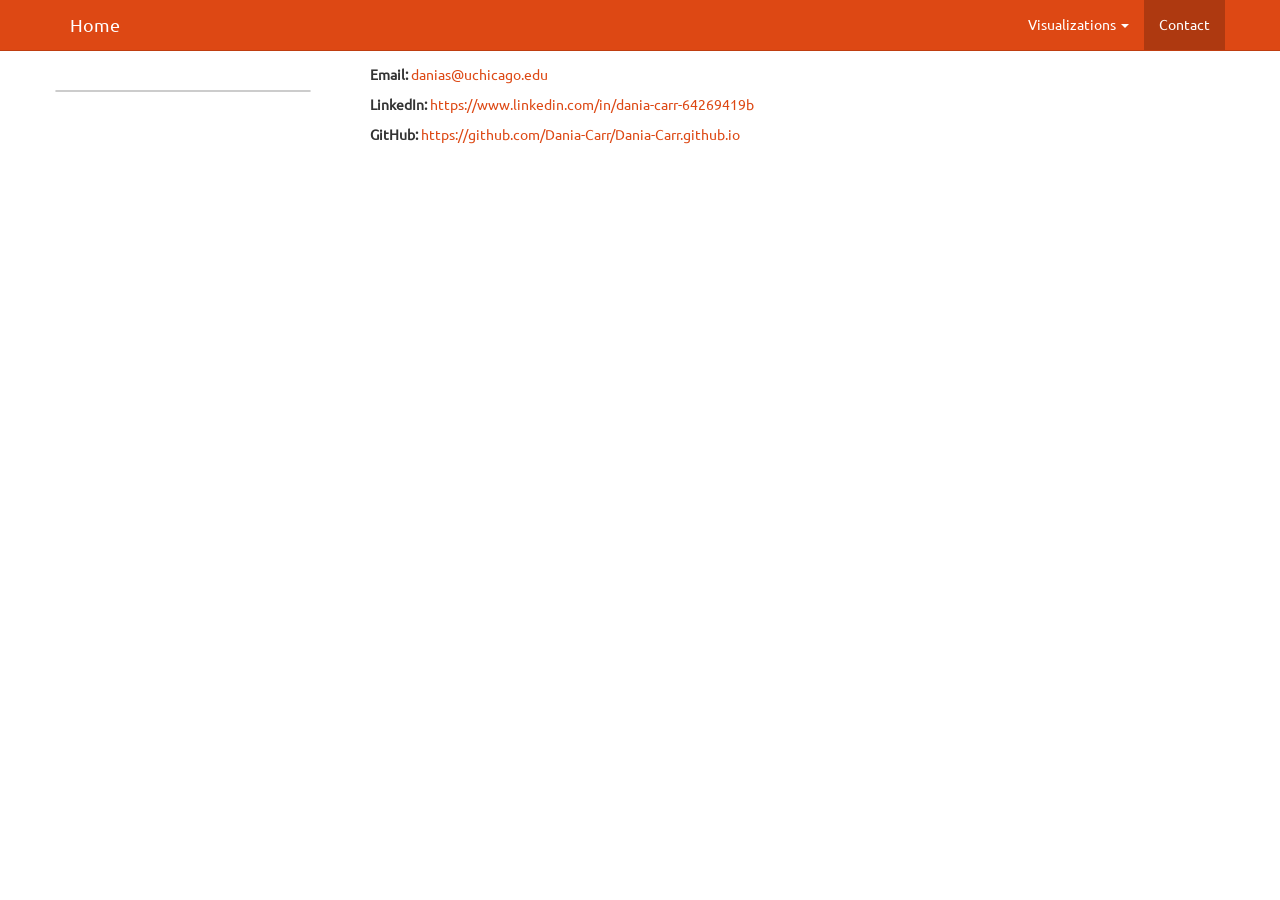
<file: about.html>
<!DOCTYPE html>

<html>

<head>

<meta charset="utf-8" />
<meta name="generator" content="pandoc" />
<meta http-equiv="X-UA-Compatible" content="IE=EDGE" />




<title>about.knit</title>

<script src="site_libs/header-attrs-2.30/header-attrs.js"></script>
<script src="site_libs/jquery-3.6.0/jquery-3.6.0.min.js"></script>
<meta name="viewport" content="width=device-width, initial-scale=1" />
<link href="site_libs/bootstrap-3.3.5/css/united.min.css" rel="stylesheet" />
<script src="site_libs/bootstrap-3.3.5/js/bootstrap.min.js"></script>
<script src="site_libs/bootstrap-3.3.5/shim/html5shiv.min.js"></script>
<script src="site_libs/bootstrap-3.3.5/shim/respond.min.js"></script>
<style>h1 {font-size: 34px;}
       h1.title {font-size: 38px;}
       h2 {font-size: 30px;}
       h3 {font-size: 24px;}
       h4 {font-size: 18px;}
       h5 {font-size: 16px;}
       h6 {font-size: 12px;}
       code {color: inherit; background-color: rgba(0, 0, 0, 0.04);}
       pre:not([class]) { background-color: white }</style>
<script src="site_libs/jqueryui-1.13.2/jquery-ui.min.js"></script>
<link href="site_libs/tocify-1.9.1/jquery.tocify.css" rel="stylesheet" />
<script src="site_libs/tocify-1.9.1/jquery.tocify.js"></script>
<script src="site_libs/navigation-1.1/tabsets.js"></script>
<link href="site_libs/highlightjs-9.12.0/default.css" rel="stylesheet" />
<script src="site_libs/highlightjs-9.12.0/highlight.js"></script>

<style type="text/css">
  code{white-space: pre-wrap;}
  span.smallcaps{font-variant: small-caps;}
  span.underline{text-decoration: underline;}
  div.column{display: inline-block; vertical-align: top; width: 50%;}
  div.hanging-indent{margin-left: 1.5em; text-indent: -1.5em;}
  ul.task-list{list-style: none;}
    </style>

<style type="text/css">code{white-space: pre;}</style>
<script type="text/javascript">
if (window.hljs) {
  hljs.configure({languages: []});
  hljs.initHighlightingOnLoad();
  if (document.readyState && document.readyState === "complete") {
    window.setTimeout(function() { hljs.initHighlighting(); }, 0);
  }
}
</script>









<style type = "text/css">
.main-container {
  max-width: 940px;
  margin-left: auto;
  margin-right: auto;
}
img {
  max-width:100%;
}
.tabbed-pane {
  padding-top: 12px;
}
.html-widget {
  margin-bottom: 20px;
}
button.code-folding-btn:focus {
  outline: none;
}
summary {
  display: list-item;
}
details > summary > p:only-child {
  display: inline;
}
pre code {
  padding: 0;
}
</style>


<style type="text/css">
.dropdown-submenu {
  position: relative;
}
.dropdown-submenu>.dropdown-menu {
  top: 0;
  left: 100%;
  margin-top: -6px;
  margin-left: -1px;
  border-radius: 0 6px 6px 6px;
}
.dropdown-submenu:hover>.dropdown-menu {
  display: block;
}
.dropdown-submenu>a:after {
  display: block;
  content: " ";
  float: right;
  width: 0;
  height: 0;
  border-color: transparent;
  border-style: solid;
  border-width: 5px 0 5px 5px;
  border-left-color: #cccccc;
  margin-top: 5px;
  margin-right: -10px;
}
.dropdown-submenu:hover>a:after {
  border-left-color: #adb5bd;
}
.dropdown-submenu.pull-left {
  float: none;
}
.dropdown-submenu.pull-left>.dropdown-menu {
  left: -100%;
  margin-left: 10px;
  border-radius: 6px 0 6px 6px;
}
</style>

<script type="text/javascript">
// manage active state of menu based on current page
$(document).ready(function () {
  // active menu anchor
  href = window.location.pathname
  href = href.substr(href.lastIndexOf('/') + 1)
  if (href === "")
    href = "index.html";
  var menuAnchor = $('a[href="' + href + '"]');

  // mark the anchor link active (and if it's in a dropdown, also mark that active)
  var dropdown = menuAnchor.closest('li.dropdown');
  if (window.bootstrap) { // Bootstrap 4+
    menuAnchor.addClass('active');
    dropdown.find('> .dropdown-toggle').addClass('active');
  } else { // Bootstrap 3
    menuAnchor.parent().addClass('active');
    dropdown.addClass('active');
  }

  // Navbar adjustments
  var navHeight = $(".navbar").first().height() + 15;
  var style = document.createElement('style');
  var pt = "padding-top: " + navHeight + "px; ";
  var mt = "margin-top: -" + navHeight + "px; ";
  var css = "";
  // offset scroll position for anchor links (for fixed navbar)
  for (var i = 1; i <= 6; i++) {
    css += ".section h" + i + "{ " + pt + mt + "}\n";
  }
  style.innerHTML = "body {" + pt + "padding-bottom: 40px; }\n" + css;
  document.head.appendChild(style);
});
</script>

<!-- tabsets -->

<style type="text/css">
.tabset-dropdown > .nav-tabs {
  display: inline-table;
  max-height: 500px;
  min-height: 44px;
  overflow-y: auto;
  border: 1px solid #ddd;
  border-radius: 4px;
}

.tabset-dropdown > .nav-tabs > li.active:before, .tabset-dropdown > .nav-tabs.nav-tabs-open:before {
  content: "\e259";
  font-family: 'Glyphicons Halflings';
  display: inline-block;
  padding: 10px;
  border-right: 1px solid #ddd;
}

.tabset-dropdown > .nav-tabs.nav-tabs-open > li.active:before {
  content: "\e258";
  font-family: 'Glyphicons Halflings';
  border: none;
}

.tabset-dropdown > .nav-tabs > li.active {
  display: block;
}

.tabset-dropdown > .nav-tabs > li > a,
.tabset-dropdown > .nav-tabs > li > a:focus,
.tabset-dropdown > .nav-tabs > li > a:hover {
  border: none;
  display: inline-block;
  border-radius: 4px;
  background-color: transparent;
}

.tabset-dropdown > .nav-tabs.nav-tabs-open > li {
  display: block;
  float: none;
}

.tabset-dropdown > .nav-tabs > li {
  display: none;
}
</style>

<!-- code folding -->



<style type="text/css">

#TOC {
  margin: 25px 0px 20px 0px;
}
@media (max-width: 768px) {
#TOC {
  position: relative;
  width: 100%;
}
}

@media print {
.toc-content {
  /* see https://github.com/w3c/csswg-drafts/issues/4434 */
  float: right;
}
}

.toc-content {
  padding-left: 30px;
  padding-right: 40px;
}

div.main-container {
  max-width: 1200px;
}

div.tocify {
  width: 20%;
  max-width: 260px;
  max-height: 85%;
}

@media (min-width: 768px) and (max-width: 991px) {
  div.tocify {
    width: 25%;
  }
}

@media (max-width: 767px) {
  div.tocify {
    width: 100%;
    max-width: none;
  }
}

.tocify ul, .tocify li {
  line-height: 20px;
}

.tocify-subheader .tocify-item {
  font-size: 0.90em;
}

.tocify .list-group-item {
  border-radius: 0px;
}

.tocify-subheader {
  display: inline;
}
.tocify-subheader .tocify-item {
  font-size: 0.95em;
}

</style>



</head>

<body>


<div class="container-fluid main-container">


<!-- setup 3col/9col grid for toc_float and main content  -->
<div class="row">
<div class="col-xs-12 col-sm-4 col-md-3">
<div id="TOC" class="tocify">
</div>
</div>

<div class="toc-content col-xs-12 col-sm-8 col-md-9">




<div class="navbar navbar-default  navbar-fixed-top" role="navigation">
  <div class="container">
    <div class="navbar-header">
      <button type="button" class="navbar-toggle collapsed" data-toggle="collapse" data-bs-toggle="collapse" data-target="#navbar" data-bs-target="#navbar">
        <span class="icon-bar"></span>
        <span class="icon-bar"></span>
        <span class="icon-bar"></span>
      </button>
      <a class="navbar-brand" href="index.html">Home</a>
    </div>
    <div id="navbar" class="navbar-collapse collapse">
      <ul class="nav navbar-nav">
        
      </ul>
      <ul class="nav navbar-nav navbar-right">
        <li class="dropdown">
  <a href="#" class="dropdown-toggle" data-toggle="dropdown" role="button" data-bs-toggle="dropdown" aria-expanded="false">
    Visualizations
     
    <span class="caret"></span>
  </a>
  <ul class="dropdown-menu" role="menu">
    <li>
      <a href="text.html">Geospatial Visualization</a>
    </li>
    <li>
      <a href="text2.html">Tableau</a>
    </li>
    <li>
      <a href="text3.html">Shiny</a>
    </li>
    <li>
      <a href="text4.html">Plotly</a>
    </li>
  </ul>
</li>
<li>
  <a href="about.html">Contact</a>
</li>
      </ul>
    </div><!--/.nav-collapse -->
  </div><!--/.container -->
</div><!--/.navbar -->

<div id="header">




</div>


<p><strong>Email:</strong> <a href="mailto:danias@uchicago.edu"
class="email">danias@uchicago.edu</a></p>
<p><strong>LinkedIn:</strong> <a
href="https://www.linkedin.com/in/dania-carr-64269419b"
class="uri">https://www.linkedin.com/in/dania-carr-64269419b</a></p>
<p><strong>GitHub:</strong> <a
href="https://github.com/Dania-Carr/Dania-Carr.github.io"
class="uri">https://github.com/Dania-Carr/Dania-Carr.github.io</a></p>



</div>
</div>

</div>

<script>

// add bootstrap table styles to pandoc tables
function bootstrapStylePandocTables() {
  $('tr.odd').parent('tbody').parent('table').addClass('table table-condensed');
}
$(document).ready(function () {
  bootstrapStylePandocTables();
});


</script>

<!-- tabsets -->

<script>
$(document).ready(function () {
  window.buildTabsets("TOC");
});

$(document).ready(function () {
  $('.tabset-dropdown > .nav-tabs > li').click(function () {
    $(this).parent().toggleClass('nav-tabs-open');
  });
});
</script>

<!-- code folding -->

<script>
$(document).ready(function ()  {

    // temporarily add toc-ignore selector to headers for the consistency with Pandoc
    $('.unlisted.unnumbered').addClass('toc-ignore')

    // move toc-ignore selectors from section div to header
    $('div.section.toc-ignore')
        .removeClass('toc-ignore')
        .children('h1,h2,h3,h4,h5').addClass('toc-ignore');

    // establish options
    var options = {
      selectors: "h1,h2,h3",
      theme: "bootstrap3",
      context: '.toc-content',
      hashGenerator: function (text) {
        return text.replace(/[.\\/?&!#<>]/g, '').replace(/\s/g, '_');
      },
      ignoreSelector: ".toc-ignore",
      scrollTo: 0
    };
    options.showAndHide = false;
    options.smoothScroll = true;

    // tocify
    var toc = $("#TOC").tocify(options).data("toc-tocify");
});
</script>

<!-- dynamically load mathjax for compatibility with self-contained -->
<script>
  (function () {
    var script = document.createElement("script");
    script.type = "text/javascript";
    script.src  = "https://mathjax.rstudio.com/latest/MathJax.js?config=TeX-AMS-MML_HTMLorMML";
    document.getElementsByTagName("head")[0].appendChild(script);
  })();
</script>

</body>
</html>
</file>
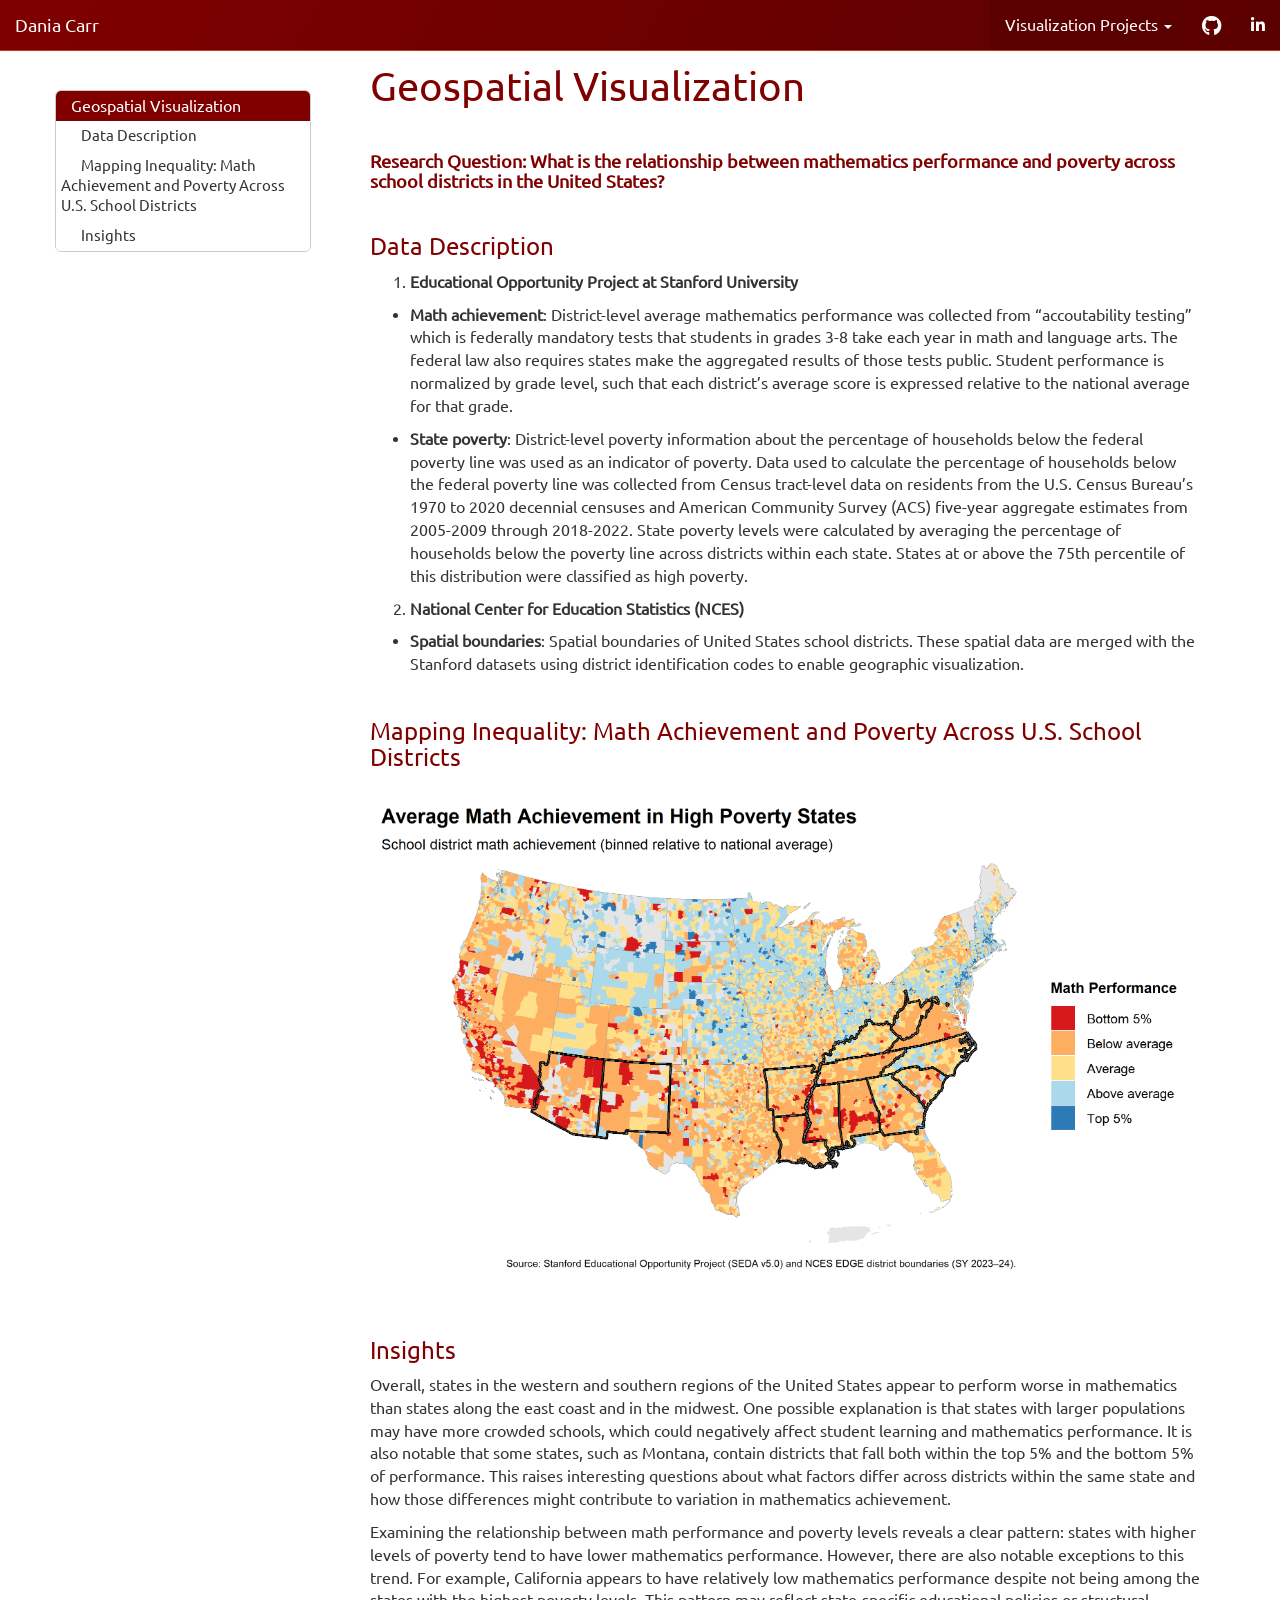
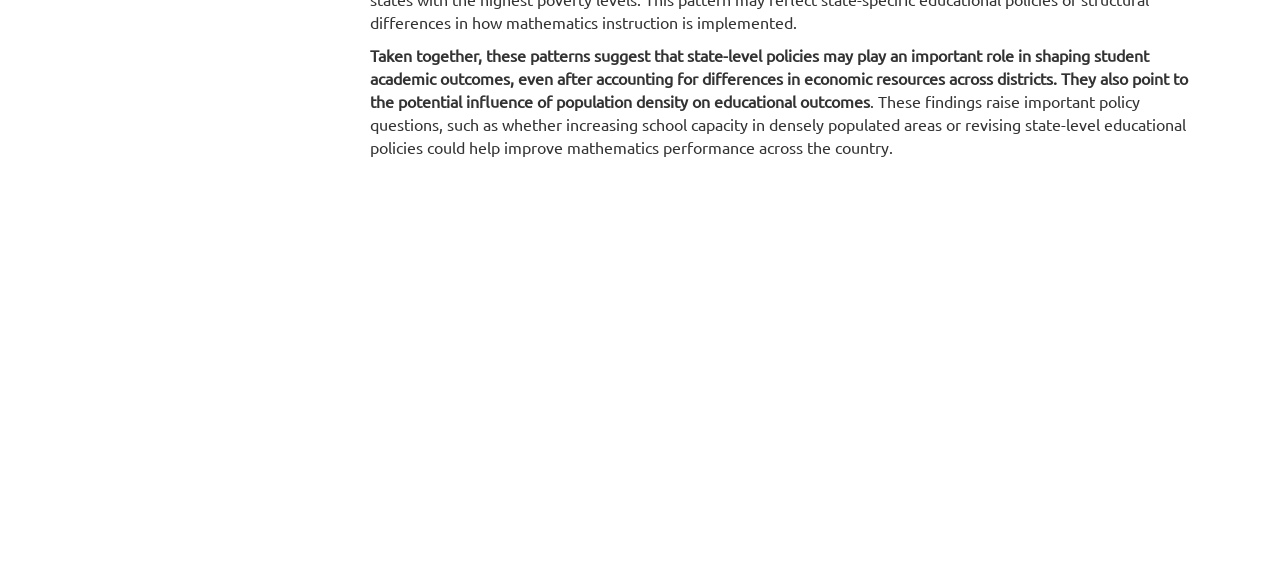
<file: Geospatial.html>
<!DOCTYPE html>

<html>

<head>

<meta charset="utf-8" />
<meta name="generator" content="pandoc" />
<meta http-equiv="X-UA-Compatible" content="IE=EDGE" />




<title>Geospatial.knit</title>

<script src="site_libs/header-attrs-2.30/header-attrs.js"></script>
<script src="site_libs/jquery-3.6.0/jquery-3.6.0.min.js"></script>
<meta name="viewport" content="width=device-width, initial-scale=1" />
<link href="site_libs/bootstrap-3.3.5/css/united.min.css" rel="stylesheet" />
<script src="site_libs/bootstrap-3.3.5/js/bootstrap.min.js"></script>
<script src="site_libs/bootstrap-3.3.5/shim/html5shiv.min.js"></script>
<script src="site_libs/bootstrap-3.3.5/shim/respond.min.js"></script>
<style>h1 {font-size: 34px;}
       h1.title {font-size: 38px;}
       h2 {font-size: 30px;}
       h3 {font-size: 24px;}
       h4 {font-size: 18px;}
       h5 {font-size: 16px;}
       h6 {font-size: 12px;}
       code {color: inherit; background-color: rgba(0, 0, 0, 0.04);}
       pre:not([class]) { background-color: white }</style>
<script src="site_libs/jqueryui-1.13.2/jquery-ui.min.js"></script>
<link href="site_libs/tocify-1.9.1/jquery.tocify.css" rel="stylesheet" />
<script src="site_libs/tocify-1.9.1/jquery.tocify.js"></script>
<script src="site_libs/navigation-1.1/tabsets.js"></script>
<link href="site_libs/highlightjs-9.12.0/default.css" rel="stylesheet" />
<script src="site_libs/highlightjs-9.12.0/highlight.js"></script>
<link href="site_libs/font-awesome-6.5.2/css/all.min.css" rel="stylesheet" />
<link href="site_libs/font-awesome-6.5.2/css/v4-shims.min.css" rel="stylesheet" />

<style type="text/css">
  code{white-space: pre-wrap;}
  span.smallcaps{font-variant: small-caps;}
  span.underline{text-decoration: underline;}
  div.column{display: inline-block; vertical-align: top; width: 50%;}
  div.hanging-indent{margin-left: 1.5em; text-indent: -1.5em;}
  ul.task-list{list-style: none;}
    </style>

<style type="text/css">code{white-space: pre;}</style>
<script type="text/javascript">
if (window.hljs) {
  hljs.configure({languages: []});
  hljs.initHighlightingOnLoad();
  if (document.readyState && document.readyState === "complete") {
    window.setTimeout(function() { hljs.initHighlighting(); }, 0);
  }
}
</script>






<link rel="stylesheet" href="style.css" type="text/css" />



<style type = "text/css">
.main-container {
  max-width: 940px;
  margin-left: auto;
  margin-right: auto;
}
img {
  max-width:100%;
}
.tabbed-pane {
  padding-top: 12px;
}
.html-widget {
  margin-bottom: 20px;
}
button.code-folding-btn:focus {
  outline: none;
}
summary {
  display: list-item;
}
details > summary > p:only-child {
  display: inline;
}
pre code {
  padding: 0;
}
</style>


<style type="text/css">
.dropdown-submenu {
  position: relative;
}
.dropdown-submenu>.dropdown-menu {
  top: 0;
  left: 100%;
  margin-top: -6px;
  margin-left: -1px;
  border-radius: 0 6px 6px 6px;
}
.dropdown-submenu:hover>.dropdown-menu {
  display: block;
}
.dropdown-submenu>a:after {
  display: block;
  content: " ";
  float: right;
  width: 0;
  height: 0;
  border-color: transparent;
  border-style: solid;
  border-width: 5px 0 5px 5px;
  border-left-color: #cccccc;
  margin-top: 5px;
  margin-right: -10px;
}
.dropdown-submenu:hover>a:after {
  border-left-color: #adb5bd;
}
.dropdown-submenu.pull-left {
  float: none;
}
.dropdown-submenu.pull-left>.dropdown-menu {
  left: -100%;
  margin-left: 10px;
  border-radius: 6px 0 6px 6px;
}
</style>

<script type="text/javascript">
// manage active state of menu based on current page
$(document).ready(function () {
  // active menu anchor
  href = window.location.pathname
  href = href.substr(href.lastIndexOf('/') + 1)
  if (href === "")
    href = "index.html";
  var menuAnchor = $('a[href="' + href + '"]');

  // mark the anchor link active (and if it's in a dropdown, also mark that active)
  var dropdown = menuAnchor.closest('li.dropdown');
  if (window.bootstrap) { // Bootstrap 4+
    menuAnchor.addClass('active');
    dropdown.find('> .dropdown-toggle').addClass('active');
  } else { // Bootstrap 3
    menuAnchor.parent().addClass('active');
    dropdown.addClass('active');
  }

  // Navbar adjustments
  var navHeight = $(".navbar").first().height() + 15;
  var style = document.createElement('style');
  var pt = "padding-top: " + navHeight + "px; ";
  var mt = "margin-top: -" + navHeight + "px; ";
  var css = "";
  // offset scroll position for anchor links (for fixed navbar)
  for (var i = 1; i <= 6; i++) {
    css += ".section h" + i + "{ " + pt + mt + "}\n";
  }
  style.innerHTML = "body {" + pt + "padding-bottom: 40px; }\n" + css;
  document.head.appendChild(style);
});
</script>

<!-- tabsets -->

<style type="text/css">
.tabset-dropdown > .nav-tabs {
  display: inline-table;
  max-height: 500px;
  min-height: 44px;
  overflow-y: auto;
  border: 1px solid #ddd;
  border-radius: 4px;
}

.tabset-dropdown > .nav-tabs > li.active:before, .tabset-dropdown > .nav-tabs.nav-tabs-open:before {
  content: "\e259";
  font-family: 'Glyphicons Halflings';
  display: inline-block;
  padding: 10px;
  border-right: 1px solid #ddd;
}

.tabset-dropdown > .nav-tabs.nav-tabs-open > li.active:before {
  content: "\e258";
  font-family: 'Glyphicons Halflings';
  border: none;
}

.tabset-dropdown > .nav-tabs > li.active {
  display: block;
}

.tabset-dropdown > .nav-tabs > li > a,
.tabset-dropdown > .nav-tabs > li > a:focus,
.tabset-dropdown > .nav-tabs > li > a:hover {
  border: none;
  display: inline-block;
  border-radius: 4px;
  background-color: transparent;
}

.tabset-dropdown > .nav-tabs.nav-tabs-open > li {
  display: block;
  float: none;
}

.tabset-dropdown > .nav-tabs > li {
  display: none;
}
</style>

<!-- code folding -->



<style type="text/css">

#TOC {
  margin: 25px 0px 20px 0px;
}
@media (max-width: 768px) {
#TOC {
  position: relative;
  width: 100%;
}
}

@media print {
.toc-content {
  /* see https://github.com/w3c/csswg-drafts/issues/4434 */
  float: right;
}
}

.toc-content {
  padding-left: 30px;
  padding-right: 40px;
}

div.main-container {
  max-width: 1200px;
}

div.tocify {
  width: 20%;
  max-width: 260px;
  max-height: 85%;
}

@media (min-width: 768px) and (max-width: 991px) {
  div.tocify {
    width: 25%;
  }
}

@media (max-width: 767px) {
  div.tocify {
    width: 100%;
    max-width: none;
  }
}

.tocify ul, .tocify li {
  line-height: 20px;
}

.tocify-subheader .tocify-item {
  font-size: 0.90em;
}

.tocify .list-group-item {
  border-radius: 0px;
}

.tocify-subheader {
  display: inline;
}
.tocify-subheader .tocify-item {
  font-size: 0.95em;
}

</style>



</head>

<body>


<div class="container-fluid main-container">


<!-- setup 3col/9col grid for toc_float and main content  -->
<div class="row">
<div class="col-xs-12 col-sm-4 col-md-3">
<div id="TOC" class="tocify">
</div>
</div>

<div class="toc-content col-xs-12 col-sm-8 col-md-9">




<div class="navbar navbar-default  navbar-fixed-top" role="navigation">
  <div class="container">
    <div class="navbar-header">
      <button type="button" class="navbar-toggle collapsed" data-toggle="collapse" data-bs-toggle="collapse" data-target="#navbar" data-bs-target="#navbar">
        <span class="icon-bar"></span>
        <span class="icon-bar"></span>
        <span class="icon-bar"></span>
      </button>
      <a class="navbar-brand" href="index.html">Dania Carr</a>
    </div>
    <div id="navbar" class="navbar-collapse collapse">
      <ul class="nav navbar-nav">
        
      </ul>
      <ul class="nav navbar-nav navbar-right">
        <li class="dropdown">
  <a href="#" class="dropdown-toggle" data-toggle="dropdown" role="button" data-bs-toggle="dropdown" aria-expanded="false">
    Visualization Projects
     
    <span class="caret"></span>
  </a>
  <ul class="dropdown-menu" role="menu">
    <li>
      <a href="Geospatial.html">Geospatial using ggplot</a>
    </li>
    <li>
      <a href="Tableau.html">Tableau</a>
    </li>
    <li>
      <a href="Shiny.html">Shiny with Plotly</a>
    </li>
  </ul>
</li>
<li>
  <a href="http://github.com/Dania-Carr">
    <span class="fa fa-github fa-lg"></span>
     
  </a>
</li>
<li>
  <a href="https://www.linkedin.com/in/dania-carr-64269419b">
    <span class="fa fa-linkedin"></span>
     
  </a>
</li>
      </ul>
    </div><!--/.nav-collapse -->
  </div><!--/.container -->
</div><!--/.navbar -->

<div id="header">




</div>


<div id="geospatial-visualization" class="section level1">
<h1>Geospatial Visualization</h1>
<p><br></p>
<div
id="research-question-what-is-the-relationship-between-mathematics-performance-and-poverty-across-school-districts-in-the-united-states"
class="section level4">
<h4><strong>Research Question: What is the relationship between
mathematics performance and poverty across school districts in the
United States?</strong></h4>
<p><br></p>
</div>
<div id="data-description" class="section level3">
<h3>Data Description</h3>
<ol style="list-style-type: decimal">
<li><strong>Educational Opportunity Project at Stanford
University</strong> <br></li>
</ol>
<ul>
<li><p><strong>Math achievement</strong>: District-level average
mathematics performance was collected from “accoutability testing” which
is federally mandatory tests that students in grades 3-8 take each year
in math and language arts. The federal law also requires states make the
aggregated results of those tests public. Student performance is
normalized by grade level, such that each district’s average score is
expressed relative to the national average for that grade.</p></li>
<li><p><strong>State poverty</strong>: District-level poverty
information about the percentage of households below the federal poverty
line was used as an indicator of poverty. Data used to calculate the
percentage of households below the federal poverty line was collected
from Census tract-level data on residents from the U.S. Census Bureau’s
1970 to 2020 decennial censuses and American Community Survey (ACS)
five-year aggregate estimates from 2005-2009 through 2018-2022. State
poverty levels were calculated by averaging the percentage of households
below the poverty line across districts within each state. States at or
above the 75th percentile of this distribution were classified as high
poverty.</p></li>
</ul>
<ol start="2" style="list-style-type: decimal">
<li><strong>National Center for Education Statistics
(NCES)</strong></li>
</ol>
<ul>
<li><strong>Spatial boundaries</strong>: Spatial boundaries of United
States school districts. These spatial data are merged with the Stanford
datasets using district identification codes to enable geographic
visualization.</li>
</ul>
<p><br></p>
</div>
<div
id="mapping-inequality-math-achievement-and-poverty-across-u.s.-school-districts"
class="section level3">
<h3>Mapping Inequality: Math Achievement and Poverty Across U.S. School
Districts</h3>
<p><img src="Geospatial_files/figure-html/unnamed-chunk-2-1.png" width="1200" /></p>
<p><br></p>
</div>
<div id="insights" class="section level3">
<h3>Insights</h3>
<p>Overall, states in the western and southern regions of the United
States appear to perform worse in mathematics than states along the east
coast and in the midwest. One possible explanation is that states with
larger populations may have more crowded schools, which could negatively
affect student learning and mathematics performance. It is also notable
that some states, such as Montana, contain districts that fall both
within the top 5% and the bottom 5% of performance. This raises
interesting questions about what factors differ across districts within
the same state and how those differences might contribute to variation
in mathematics achievement.</p>
<p>Examining the relationship between math performance and poverty
levels reveals a clear pattern: states with higher levels of poverty
tend to have lower mathematics performance. However, there are also
notable exceptions to this trend. For example, California appears to
have relatively low mathematics performance despite not being among the
states with the highest poverty levels. This pattern may reflect
state-specific educational policies or structural differences in how
mathematics instruction is implemented.</p>
<p><strong>Taken together, these patterns suggest that state-level
policies may play an important role in shaping student academic
outcomes, even after accounting for differences in economic resources
across districts. They also point to the potential influence of
population density on educational outcomes</strong>. These findings
raise important policy questions, such as whether increasing school
capacity in densely populated areas or revising state-level educational
policies could help improve mathematics performance across the
country.</p>
</div>
</div>



</div>
</div>

</div>

<script>

// add bootstrap table styles to pandoc tables
function bootstrapStylePandocTables() {
  $('tr.odd').parent('tbody').parent('table').addClass('table table-condensed');
}
$(document).ready(function () {
  bootstrapStylePandocTables();
});


</script>

<!-- tabsets -->

<script>
$(document).ready(function () {
  window.buildTabsets("TOC");
});

$(document).ready(function () {
  $('.tabset-dropdown > .nav-tabs > li').click(function () {
    $(this).parent().toggleClass('nav-tabs-open');
  });
});
</script>

<!-- code folding -->

<script>
$(document).ready(function ()  {

    // temporarily add toc-ignore selector to headers for the consistency with Pandoc
    $('.unlisted.unnumbered').addClass('toc-ignore')

    // move toc-ignore selectors from section div to header
    $('div.section.toc-ignore')
        .removeClass('toc-ignore')
        .children('h1,h2,h3,h4,h5').addClass('toc-ignore');

    // establish options
    var options = {
      selectors: "h1,h2,h3",
      theme: "bootstrap3",
      context: '.toc-content',
      hashGenerator: function (text) {
        return text.replace(/[.\\/?&!#<>]/g, '').replace(/\s/g, '_');
      },
      ignoreSelector: ".toc-ignore",
      scrollTo: 0
    };
    options.showAndHide = false;
    options.smoothScroll = true;

    // tocify
    var toc = $("#TOC").tocify(options).data("toc-tocify");
});
</script>

<!-- dynamically load mathjax for compatibility with self-contained -->
<script>
  (function () {
    var script = document.createElement("script");
    script.type = "text/javascript";
    script.src  = "https://mathjax.rstudio.com/latest/MathJax.js?config=TeX-AMS-MML_HTMLorMML";
    document.getElementsByTagName("head")[0].appendChild(script);
  })();
</script>

</body>
</html>
</file>
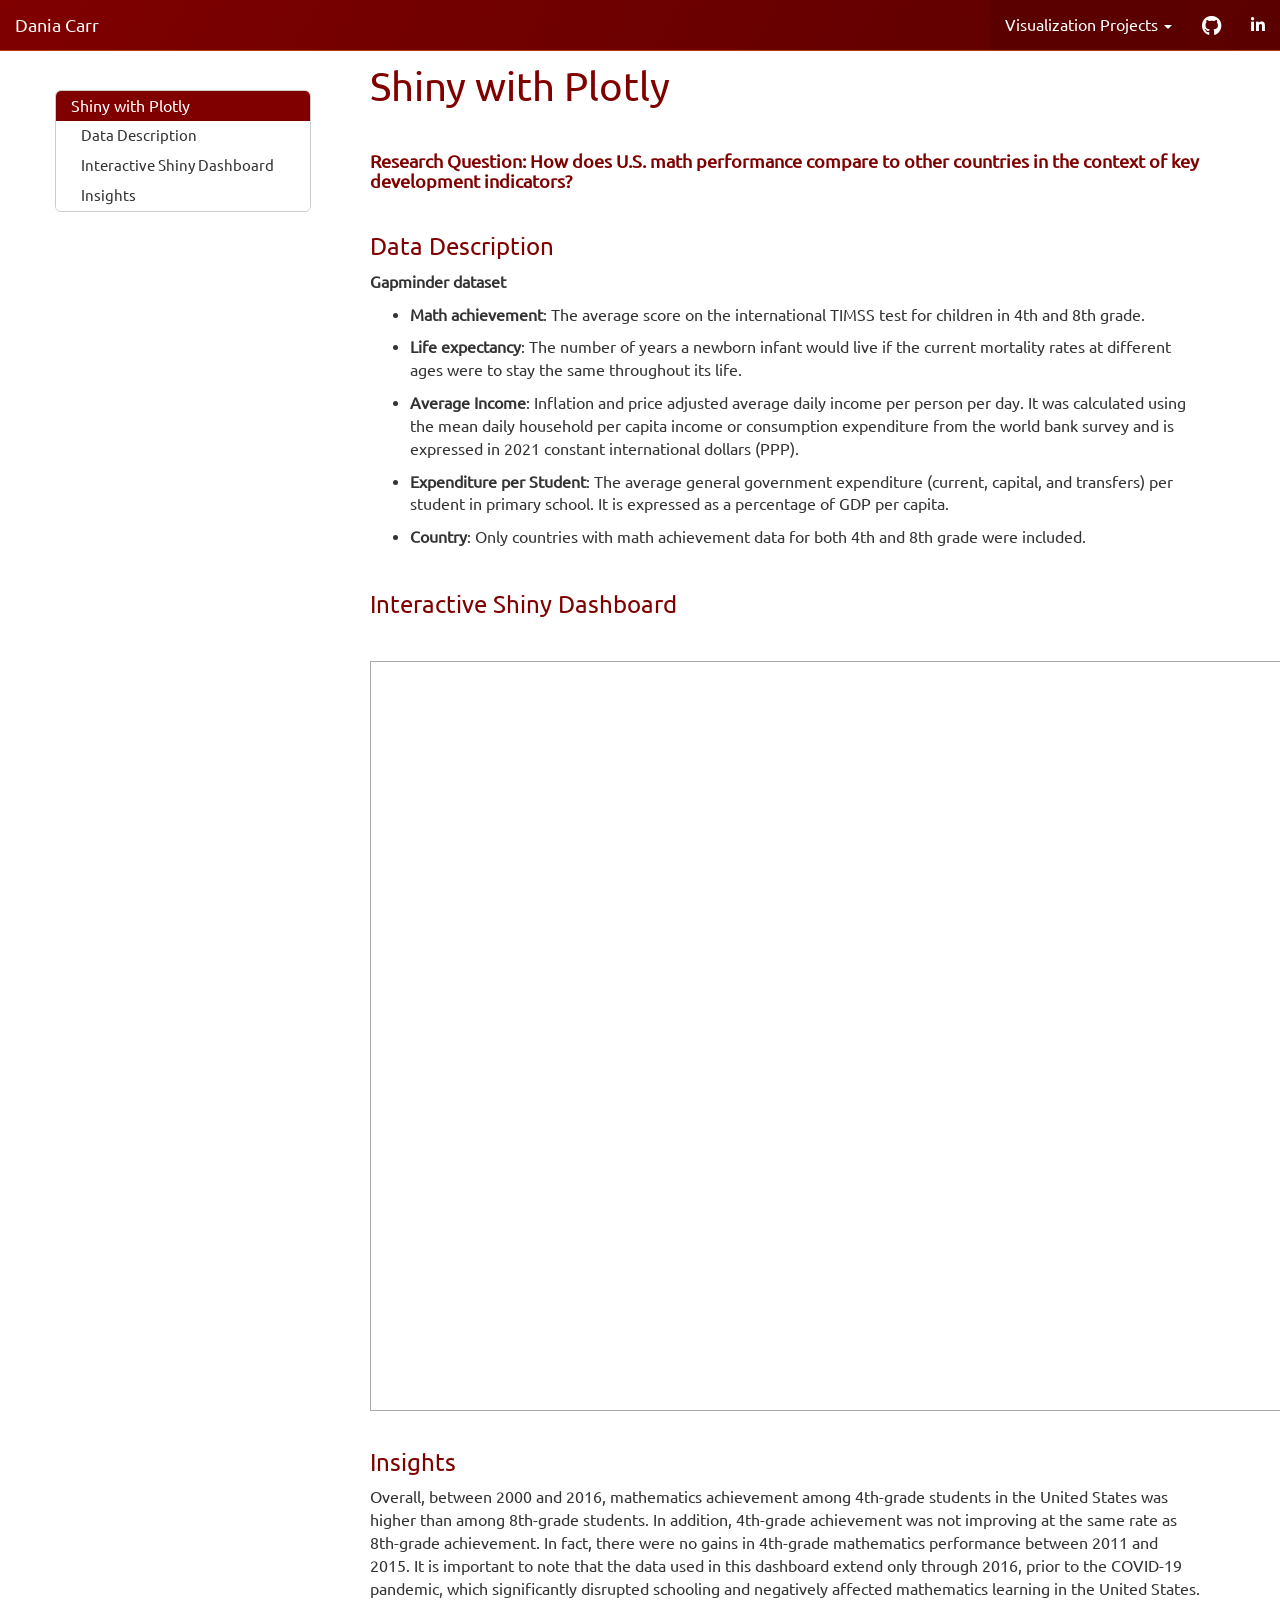
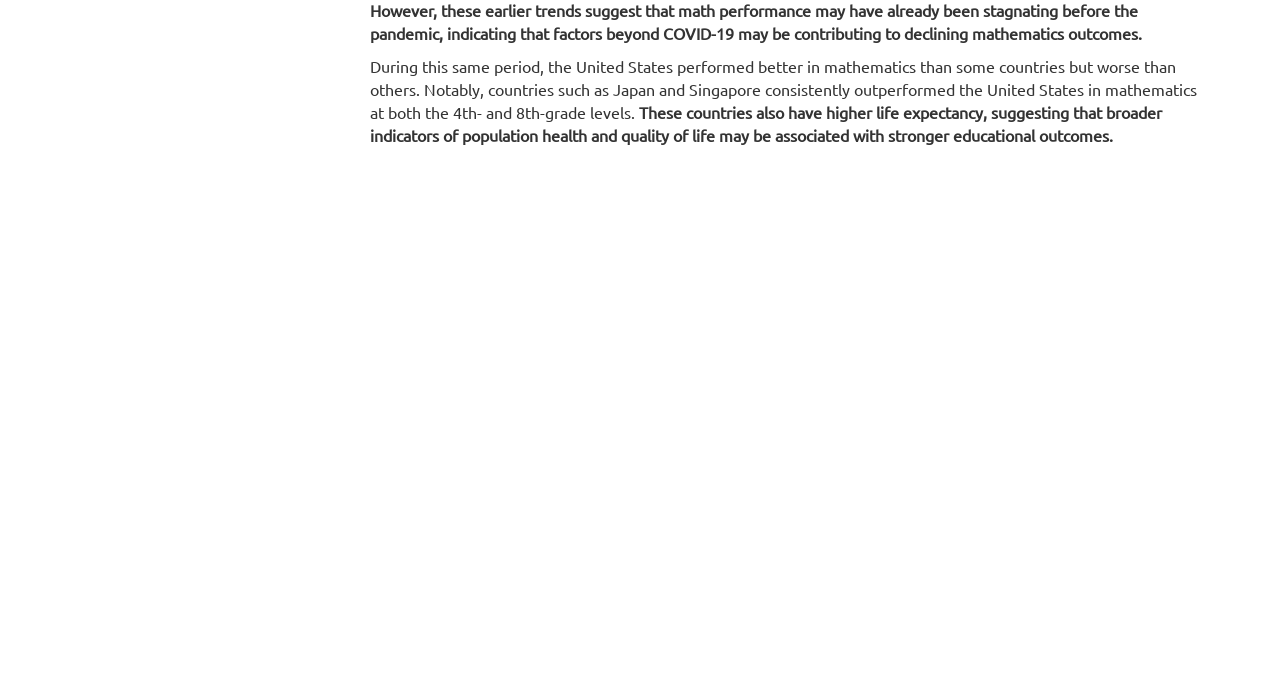
<file: Shiny.html>
<!DOCTYPE html>

<html>

<head>

<meta charset="utf-8" />
<meta name="generator" content="pandoc" />
<meta http-equiv="X-UA-Compatible" content="IE=EDGE" />




<title>Shiny.knit</title>

<script src="site_libs/header-attrs-2.30/header-attrs.js"></script>
<script src="site_libs/jquery-3.6.0/jquery-3.6.0.min.js"></script>
<meta name="viewport" content="width=device-width, initial-scale=1" />
<link href="site_libs/bootstrap-3.3.5/css/united.min.css" rel="stylesheet" />
<script src="site_libs/bootstrap-3.3.5/js/bootstrap.min.js"></script>
<script src="site_libs/bootstrap-3.3.5/shim/html5shiv.min.js"></script>
<script src="site_libs/bootstrap-3.3.5/shim/respond.min.js"></script>
<style>h1 {font-size: 34px;}
       h1.title {font-size: 38px;}
       h2 {font-size: 30px;}
       h3 {font-size: 24px;}
       h4 {font-size: 18px;}
       h5 {font-size: 16px;}
       h6 {font-size: 12px;}
       code {color: inherit; background-color: rgba(0, 0, 0, 0.04);}
       pre:not([class]) { background-color: white }</style>
<script src="site_libs/jqueryui-1.13.2/jquery-ui.min.js"></script>
<link href="site_libs/tocify-1.9.1/jquery.tocify.css" rel="stylesheet" />
<script src="site_libs/tocify-1.9.1/jquery.tocify.js"></script>
<script src="site_libs/navigation-1.1/tabsets.js"></script>
<link href="site_libs/highlightjs-9.12.0/default.css" rel="stylesheet" />
<script src="site_libs/highlightjs-9.12.0/highlight.js"></script>
<link href="site_libs/font-awesome-6.5.2/css/all.min.css" rel="stylesheet" />
<link href="site_libs/font-awesome-6.5.2/css/v4-shims.min.css" rel="stylesheet" />

<style type="text/css">
  code{white-space: pre-wrap;}
  span.smallcaps{font-variant: small-caps;}
  span.underline{text-decoration: underline;}
  div.column{display: inline-block; vertical-align: top; width: 50%;}
  div.hanging-indent{margin-left: 1.5em; text-indent: -1.5em;}
  ul.task-list{list-style: none;}
    </style>

<style type="text/css">code{white-space: pre;}</style>
<script type="text/javascript">
if (window.hljs) {
  hljs.configure({languages: []});
  hljs.initHighlightingOnLoad();
  if (document.readyState && document.readyState === "complete") {
    window.setTimeout(function() { hljs.initHighlighting(); }, 0);
  }
}
</script>






<link rel="stylesheet" href="style.css" type="text/css" />



<style type = "text/css">
.main-container {
  max-width: 940px;
  margin-left: auto;
  margin-right: auto;
}
img {
  max-width:100%;
}
.tabbed-pane {
  padding-top: 12px;
}
.html-widget {
  margin-bottom: 20px;
}
button.code-folding-btn:focus {
  outline: none;
}
summary {
  display: list-item;
}
details > summary > p:only-child {
  display: inline;
}
pre code {
  padding: 0;
}
</style>


<style type="text/css">
.dropdown-submenu {
  position: relative;
}
.dropdown-submenu>.dropdown-menu {
  top: 0;
  left: 100%;
  margin-top: -6px;
  margin-left: -1px;
  border-radius: 0 6px 6px 6px;
}
.dropdown-submenu:hover>.dropdown-menu {
  display: block;
}
.dropdown-submenu>a:after {
  display: block;
  content: " ";
  float: right;
  width: 0;
  height: 0;
  border-color: transparent;
  border-style: solid;
  border-width: 5px 0 5px 5px;
  border-left-color: #cccccc;
  margin-top: 5px;
  margin-right: -10px;
}
.dropdown-submenu:hover>a:after {
  border-left-color: #adb5bd;
}
.dropdown-submenu.pull-left {
  float: none;
}
.dropdown-submenu.pull-left>.dropdown-menu {
  left: -100%;
  margin-left: 10px;
  border-radius: 6px 0 6px 6px;
}
</style>

<script type="text/javascript">
// manage active state of menu based on current page
$(document).ready(function () {
  // active menu anchor
  href = window.location.pathname
  href = href.substr(href.lastIndexOf('/') + 1)
  if (href === "")
    href = "index.html";
  var menuAnchor = $('a[href="' + href + '"]');

  // mark the anchor link active (and if it's in a dropdown, also mark that active)
  var dropdown = menuAnchor.closest('li.dropdown');
  if (window.bootstrap) { // Bootstrap 4+
    menuAnchor.addClass('active');
    dropdown.find('> .dropdown-toggle').addClass('active');
  } else { // Bootstrap 3
    menuAnchor.parent().addClass('active');
    dropdown.addClass('active');
  }

  // Navbar adjustments
  var navHeight = $(".navbar").first().height() + 15;
  var style = document.createElement('style');
  var pt = "padding-top: " + navHeight + "px; ";
  var mt = "margin-top: -" + navHeight + "px; ";
  var css = "";
  // offset scroll position for anchor links (for fixed navbar)
  for (var i = 1; i <= 6; i++) {
    css += ".section h" + i + "{ " + pt + mt + "}\n";
  }
  style.innerHTML = "body {" + pt + "padding-bottom: 40px; }\n" + css;
  document.head.appendChild(style);
});
</script>

<!-- tabsets -->

<style type="text/css">
.tabset-dropdown > .nav-tabs {
  display: inline-table;
  max-height: 500px;
  min-height: 44px;
  overflow-y: auto;
  border: 1px solid #ddd;
  border-radius: 4px;
}

.tabset-dropdown > .nav-tabs > li.active:before, .tabset-dropdown > .nav-tabs.nav-tabs-open:before {
  content: "\e259";
  font-family: 'Glyphicons Halflings';
  display: inline-block;
  padding: 10px;
  border-right: 1px solid #ddd;
}

.tabset-dropdown > .nav-tabs.nav-tabs-open > li.active:before {
  content: "\e258";
  font-family: 'Glyphicons Halflings';
  border: none;
}

.tabset-dropdown > .nav-tabs > li.active {
  display: block;
}

.tabset-dropdown > .nav-tabs > li > a,
.tabset-dropdown > .nav-tabs > li > a:focus,
.tabset-dropdown > .nav-tabs > li > a:hover {
  border: none;
  display: inline-block;
  border-radius: 4px;
  background-color: transparent;
}

.tabset-dropdown > .nav-tabs.nav-tabs-open > li {
  display: block;
  float: none;
}

.tabset-dropdown > .nav-tabs > li {
  display: none;
}
</style>

<!-- code folding -->



<style type="text/css">

#TOC {
  margin: 25px 0px 20px 0px;
}
@media (max-width: 768px) {
#TOC {
  position: relative;
  width: 100%;
}
}

@media print {
.toc-content {
  /* see https://github.com/w3c/csswg-drafts/issues/4434 */
  float: right;
}
}

.toc-content {
  padding-left: 30px;
  padding-right: 40px;
}

div.main-container {
  max-width: 1200px;
}

div.tocify {
  width: 20%;
  max-width: 260px;
  max-height: 85%;
}

@media (min-width: 768px) and (max-width: 991px) {
  div.tocify {
    width: 25%;
  }
}

@media (max-width: 767px) {
  div.tocify {
    width: 100%;
    max-width: none;
  }
}

.tocify ul, .tocify li {
  line-height: 20px;
}

.tocify-subheader .tocify-item {
  font-size: 0.90em;
}

.tocify .list-group-item {
  border-radius: 0px;
}

.tocify-subheader {
  display: inline;
}
.tocify-subheader .tocify-item {
  font-size: 0.95em;
}

</style>



</head>

<body>


<div class="container-fluid main-container">


<!-- setup 3col/9col grid for toc_float and main content  -->
<div class="row">
<div class="col-xs-12 col-sm-4 col-md-3">
<div id="TOC" class="tocify">
</div>
</div>

<div class="toc-content col-xs-12 col-sm-8 col-md-9">




<div class="navbar navbar-default  navbar-fixed-top" role="navigation">
  <div class="container">
    <div class="navbar-header">
      <button type="button" class="navbar-toggle collapsed" data-toggle="collapse" data-bs-toggle="collapse" data-target="#navbar" data-bs-target="#navbar">
        <span class="icon-bar"></span>
        <span class="icon-bar"></span>
        <span class="icon-bar"></span>
      </button>
      <a class="navbar-brand" href="index.html">Dania Carr</a>
    </div>
    <div id="navbar" class="navbar-collapse collapse">
      <ul class="nav navbar-nav">
        
      </ul>
      <ul class="nav navbar-nav navbar-right">
        <li class="dropdown">
  <a href="#" class="dropdown-toggle" data-toggle="dropdown" role="button" data-bs-toggle="dropdown" aria-expanded="false">
    Visualization Projects
     
    <span class="caret"></span>
  </a>
  <ul class="dropdown-menu" role="menu">
    <li>
      <a href="Geospatial.html">Geospatial using ggplot</a>
    </li>
    <li>
      <a href="Tableau.html">Tableau</a>
    </li>
    <li>
      <a href="Shiny.html">Shiny with Plotly</a>
    </li>
  </ul>
</li>
<li>
  <a href="http://github.com/Dania-Carr">
    <span class="fa fa-github fa-lg"></span>
     
  </a>
</li>
<li>
  <a href="https://www.linkedin.com/in/dania-carr-64269419b">
    <span class="fa fa-linkedin"></span>
     
  </a>
</li>
      </ul>
    </div><!--/.nav-collapse -->
  </div><!--/.container -->
</div><!--/.navbar -->

<div id="header">




</div>


<div id="shiny-with-plotly" class="section level1">
<h1>Shiny with Plotly</h1>
<p><br></p>
<div
id="research-question-how-does-u.s.-math-performance-compare-to-other-countries-in-the-context-of-key-development-indicators"
class="section level4">
<h4><strong>Research Question: How does U.S. math performance compare to
other countries in the context of key development
indicators?</strong></h4>
<p><br></p>
</div>
<div id="data-description" class="section level3">
<h3>Data Description</h3>
<p><strong>Gapminder dataset</strong> <br></p>
<ul>
<li><p><strong>Math achievement</strong>: The average score on the
international TIMSS test for children in 4th and 8th grade.</p></li>
<li><p><strong>Life expectancy</strong>: The number of years a newborn
infant would live if the current mortality rates at different ages were
to stay the same throughout its life.</p></li>
<li><p><strong>Average Income</strong>: Inflation and price adjusted
average daily income per person per day. It was calculated using the
mean daily household per capita income or consumption expenditure from
the world bank survey and is expressed in 2021 constant international
dollars (PPP).</p></li>
<li><p><strong>Expenditure per Student</strong>: The average general
government expenditure (current, capital, and transfers) per student in
primary school. It is expressed as a percentage of GDP per
capita.</p></li>
<li><p><strong>Country</strong>: Only countries with math achievement
data for both 4th and 8th grade were included.</p></li>
</ul>
<p><br></p>
</div>
<div id="interactive-shiny-dashboard" class="section level3">
<h3>Interactive Shiny Dashboard</h3>
<p><br></p>
<iframe src="https://daniarachelcarr.shinyapps.io/timss-dashboard/" style="border: 1px solid #AAA; width: 1100px; height: 750px">
</iframe>
<p><br></p>
</div>
<div id="insights" class="section level3">
<h3>Insights</h3>
<p>Overall, between 2000 and 2016, mathematics achievement among
4th-grade students in the United States was higher than among 8th-grade
students. In addition, 4th-grade achievement was not improving at the
same rate as 8th-grade achievement. In fact, there were no gains in
4th-grade mathematics performance between 2011 and 2015. It is important
to note that the data used in this dashboard extend only through 2016,
prior to the COVID-19 pandemic, which significantly disrupted schooling
and negatively affected mathematics learning in the United States.
<strong>However, these earlier trends suggest that math performance may
have already been stagnating before the pandemic, indicating that
factors beyond COVID-19 may be contributing to declining mathematics
outcomes.</strong></p>
<p>During this same period, the United States performed better in
mathematics than some countries but worse than others. Notably,
countries such as Japan and Singapore consistently outperformed the
United States in mathematics at both the 4th- and 8th-grade levels.
<strong>These countries also have higher life expectancy, suggesting
that broader indicators of population health and quality of life may be
associated with stronger educational outcomes.</strong></p>
</div>
</div>



</div>
</div>

</div>

<script>

// add bootstrap table styles to pandoc tables
function bootstrapStylePandocTables() {
  $('tr.odd').parent('tbody').parent('table').addClass('table table-condensed');
}
$(document).ready(function () {
  bootstrapStylePandocTables();
});


</script>

<!-- tabsets -->

<script>
$(document).ready(function () {
  window.buildTabsets("TOC");
});

$(document).ready(function () {
  $('.tabset-dropdown > .nav-tabs > li').click(function () {
    $(this).parent().toggleClass('nav-tabs-open');
  });
});
</script>

<!-- code folding -->

<script>
$(document).ready(function ()  {

    // temporarily add toc-ignore selector to headers for the consistency with Pandoc
    $('.unlisted.unnumbered').addClass('toc-ignore')

    // move toc-ignore selectors from section div to header
    $('div.section.toc-ignore')
        .removeClass('toc-ignore')
        .children('h1,h2,h3,h4,h5').addClass('toc-ignore');

    // establish options
    var options = {
      selectors: "h1,h2,h3",
      theme: "bootstrap3",
      context: '.toc-content',
      hashGenerator: function (text) {
        return text.replace(/[.\\/?&!#<>]/g, '').replace(/\s/g, '_');
      },
      ignoreSelector: ".toc-ignore",
      scrollTo: 0
    };
    options.showAndHide = false;
    options.smoothScroll = true;

    // tocify
    var toc = $("#TOC").tocify(options).data("toc-tocify");
});
</script>

<!-- dynamically load mathjax for compatibility with self-contained -->
<script>
  (function () {
    var script = document.createElement("script");
    script.type = "text/javascript";
    script.src  = "https://mathjax.rstudio.com/latest/MathJax.js?config=TeX-AMS-MML_HTMLorMML";
    document.getElementsByTagName("head")[0].appendChild(script);
  })();
</script>

</body>
</html>
</file>
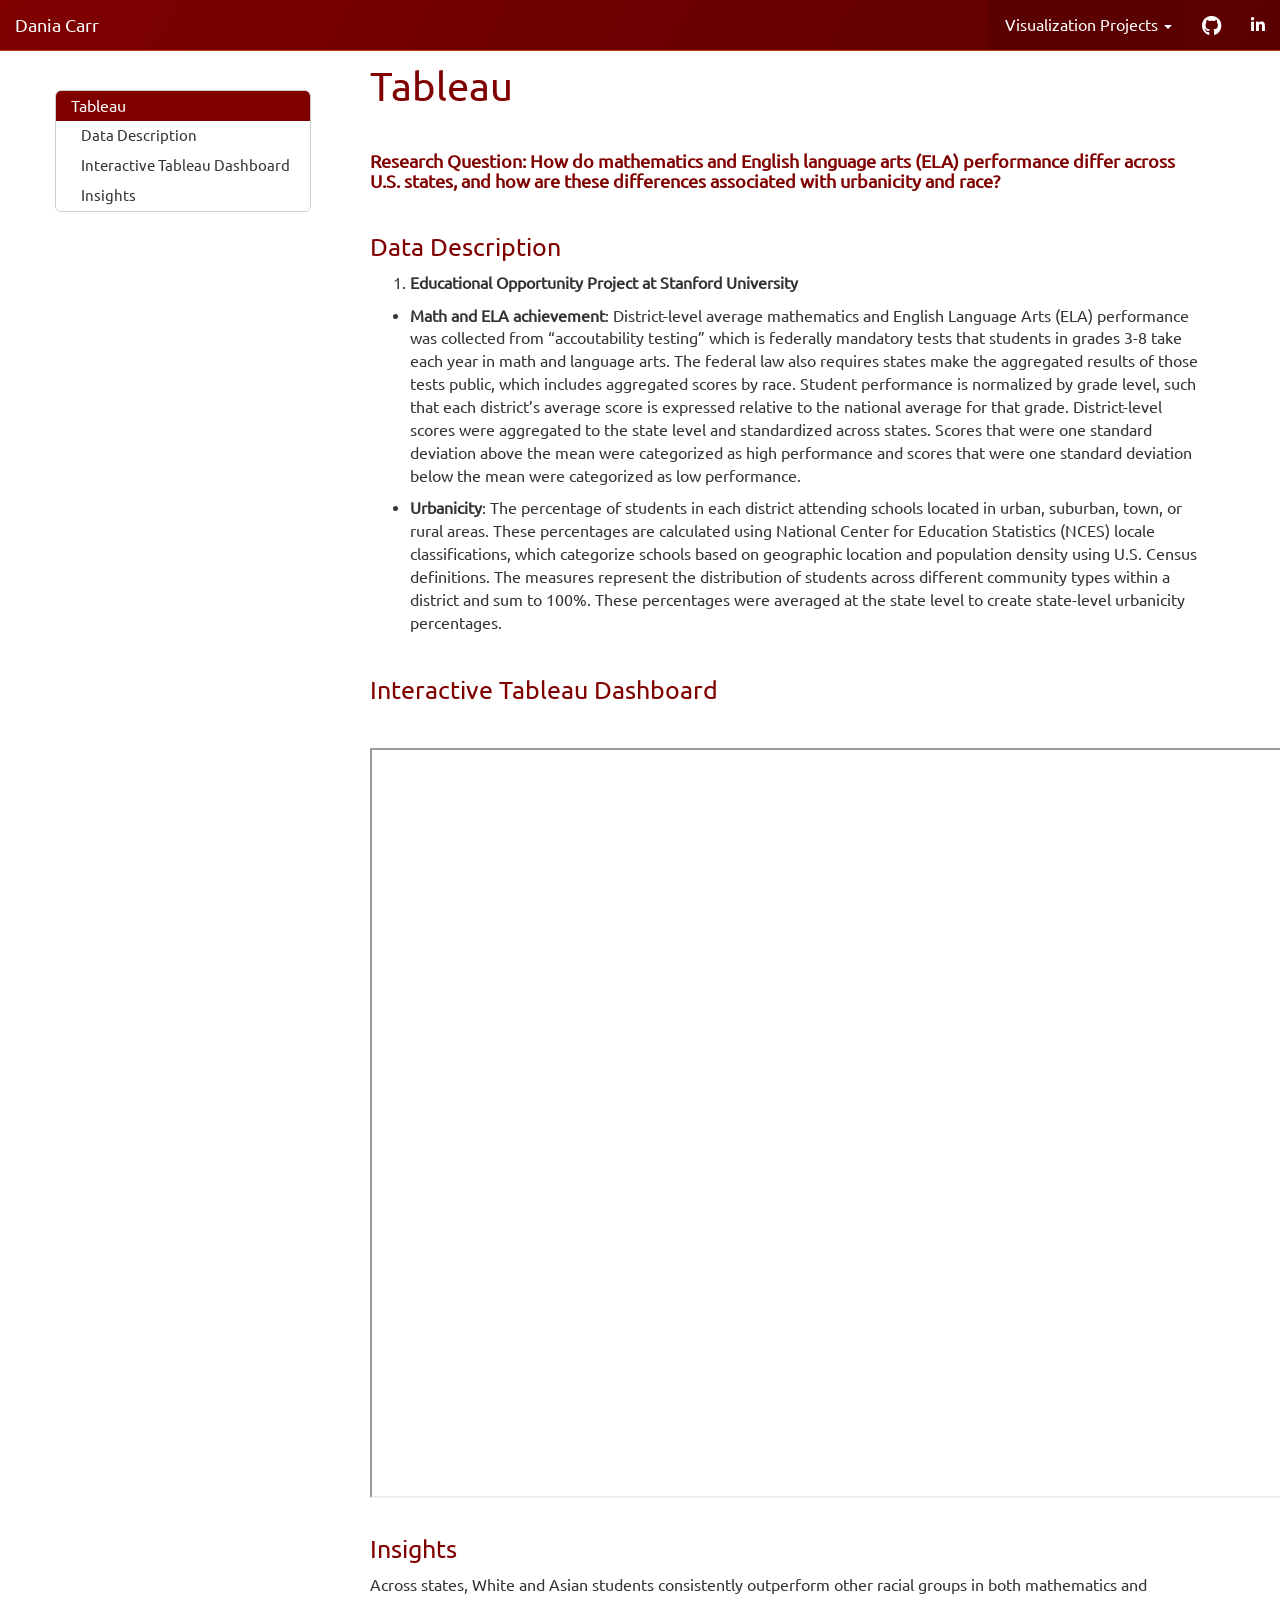
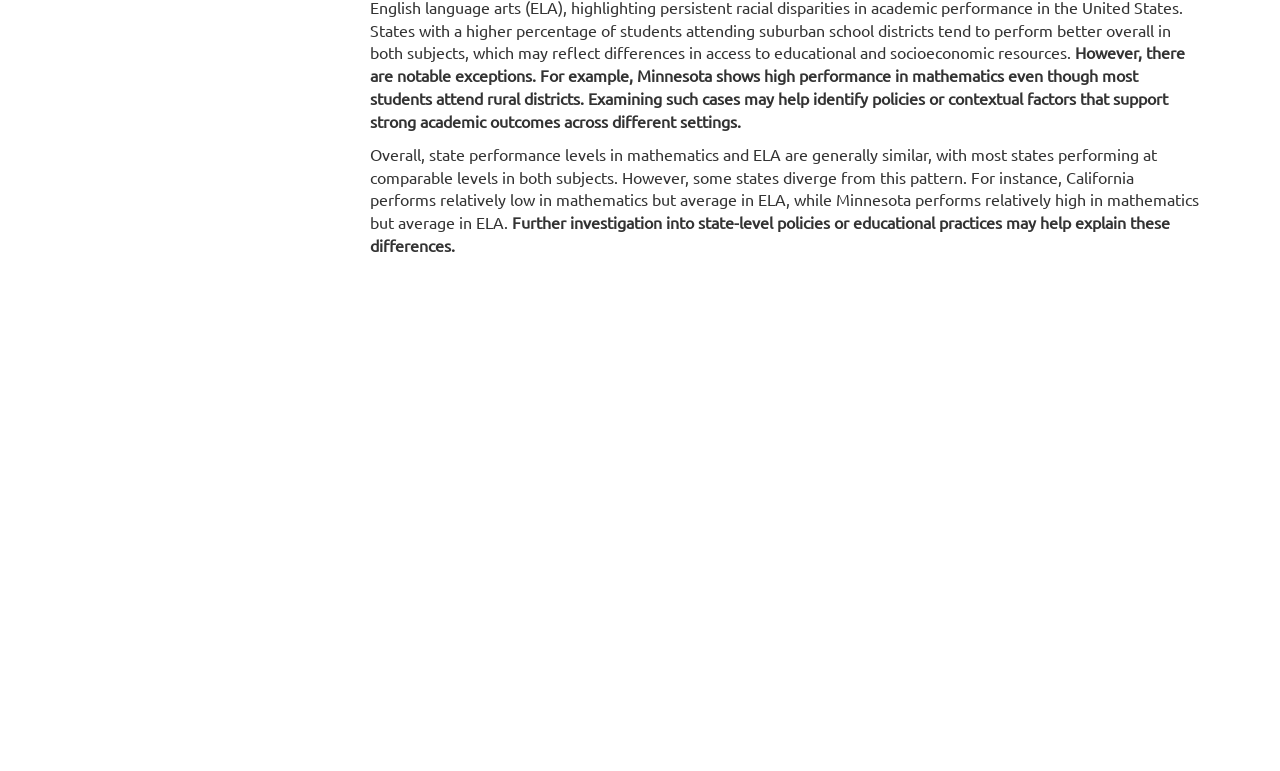
<file: Tableau.html>
<!DOCTYPE html>

<html>

<head>

<meta charset="utf-8" />
<meta name="generator" content="pandoc" />
<meta http-equiv="X-UA-Compatible" content="IE=EDGE" />




<title>Tableau.knit</title>

<script src="site_libs/header-attrs-2.30/header-attrs.js"></script>
<script src="site_libs/jquery-3.6.0/jquery-3.6.0.min.js"></script>
<meta name="viewport" content="width=device-width, initial-scale=1" />
<link href="site_libs/bootstrap-3.3.5/css/united.min.css" rel="stylesheet" />
<script src="site_libs/bootstrap-3.3.5/js/bootstrap.min.js"></script>
<script src="site_libs/bootstrap-3.3.5/shim/html5shiv.min.js"></script>
<script src="site_libs/bootstrap-3.3.5/shim/respond.min.js"></script>
<style>h1 {font-size: 34px;}
       h1.title {font-size: 38px;}
       h2 {font-size: 30px;}
       h3 {font-size: 24px;}
       h4 {font-size: 18px;}
       h5 {font-size: 16px;}
       h6 {font-size: 12px;}
       code {color: inherit; background-color: rgba(0, 0, 0, 0.04);}
       pre:not([class]) { background-color: white }</style>
<script src="site_libs/jqueryui-1.13.2/jquery-ui.min.js"></script>
<link href="site_libs/tocify-1.9.1/jquery.tocify.css" rel="stylesheet" />
<script src="site_libs/tocify-1.9.1/jquery.tocify.js"></script>
<script src="site_libs/navigation-1.1/tabsets.js"></script>
<link href="site_libs/highlightjs-9.12.0/default.css" rel="stylesheet" />
<script src="site_libs/highlightjs-9.12.0/highlight.js"></script>
<link href="site_libs/font-awesome-6.5.2/css/all.min.css" rel="stylesheet" />
<link href="site_libs/font-awesome-6.5.2/css/v4-shims.min.css" rel="stylesheet" />

<style type="text/css">
  code{white-space: pre-wrap;}
  span.smallcaps{font-variant: small-caps;}
  span.underline{text-decoration: underline;}
  div.column{display: inline-block; vertical-align: top; width: 50%;}
  div.hanging-indent{margin-left: 1.5em; text-indent: -1.5em;}
  ul.task-list{list-style: none;}
    </style>

<style type="text/css">code{white-space: pre;}</style>
<script type="text/javascript">
if (window.hljs) {
  hljs.configure({languages: []});
  hljs.initHighlightingOnLoad();
  if (document.readyState && document.readyState === "complete") {
    window.setTimeout(function() { hljs.initHighlighting(); }, 0);
  }
}
</script>






<link rel="stylesheet" href="style.css" type="text/css" />



<style type = "text/css">
.main-container {
  max-width: 940px;
  margin-left: auto;
  margin-right: auto;
}
img {
  max-width:100%;
}
.tabbed-pane {
  padding-top: 12px;
}
.html-widget {
  margin-bottom: 20px;
}
button.code-folding-btn:focus {
  outline: none;
}
summary {
  display: list-item;
}
details > summary > p:only-child {
  display: inline;
}
pre code {
  padding: 0;
}
</style>


<style type="text/css">
.dropdown-submenu {
  position: relative;
}
.dropdown-submenu>.dropdown-menu {
  top: 0;
  left: 100%;
  margin-top: -6px;
  margin-left: -1px;
  border-radius: 0 6px 6px 6px;
}
.dropdown-submenu:hover>.dropdown-menu {
  display: block;
}
.dropdown-submenu>a:after {
  display: block;
  content: " ";
  float: right;
  width: 0;
  height: 0;
  border-color: transparent;
  border-style: solid;
  border-width: 5px 0 5px 5px;
  border-left-color: #cccccc;
  margin-top: 5px;
  margin-right: -10px;
}
.dropdown-submenu:hover>a:after {
  border-left-color: #adb5bd;
}
.dropdown-submenu.pull-left {
  float: none;
}
.dropdown-submenu.pull-left>.dropdown-menu {
  left: -100%;
  margin-left: 10px;
  border-radius: 6px 0 6px 6px;
}
</style>

<script type="text/javascript">
// manage active state of menu based on current page
$(document).ready(function () {
  // active menu anchor
  href = window.location.pathname
  href = href.substr(href.lastIndexOf('/') + 1)
  if (href === "")
    href = "index.html";
  var menuAnchor = $('a[href="' + href + '"]');

  // mark the anchor link active (and if it's in a dropdown, also mark that active)
  var dropdown = menuAnchor.closest('li.dropdown');
  if (window.bootstrap) { // Bootstrap 4+
    menuAnchor.addClass('active');
    dropdown.find('> .dropdown-toggle').addClass('active');
  } else { // Bootstrap 3
    menuAnchor.parent().addClass('active');
    dropdown.addClass('active');
  }

  // Navbar adjustments
  var navHeight = $(".navbar").first().height() + 15;
  var style = document.createElement('style');
  var pt = "padding-top: " + navHeight + "px; ";
  var mt = "margin-top: -" + navHeight + "px; ";
  var css = "";
  // offset scroll position for anchor links (for fixed navbar)
  for (var i = 1; i <= 6; i++) {
    css += ".section h" + i + "{ " + pt + mt + "}\n";
  }
  style.innerHTML = "body {" + pt + "padding-bottom: 40px; }\n" + css;
  document.head.appendChild(style);
});
</script>

<!-- tabsets -->

<style type="text/css">
.tabset-dropdown > .nav-tabs {
  display: inline-table;
  max-height: 500px;
  min-height: 44px;
  overflow-y: auto;
  border: 1px solid #ddd;
  border-radius: 4px;
}

.tabset-dropdown > .nav-tabs > li.active:before, .tabset-dropdown > .nav-tabs.nav-tabs-open:before {
  content: "\e259";
  font-family: 'Glyphicons Halflings';
  display: inline-block;
  padding: 10px;
  border-right: 1px solid #ddd;
}

.tabset-dropdown > .nav-tabs.nav-tabs-open > li.active:before {
  content: "\e258";
  font-family: 'Glyphicons Halflings';
  border: none;
}

.tabset-dropdown > .nav-tabs > li.active {
  display: block;
}

.tabset-dropdown > .nav-tabs > li > a,
.tabset-dropdown > .nav-tabs > li > a:focus,
.tabset-dropdown > .nav-tabs > li > a:hover {
  border: none;
  display: inline-block;
  border-radius: 4px;
  background-color: transparent;
}

.tabset-dropdown > .nav-tabs.nav-tabs-open > li {
  display: block;
  float: none;
}

.tabset-dropdown > .nav-tabs > li {
  display: none;
}
</style>

<!-- code folding -->



<style type="text/css">

#TOC {
  margin: 25px 0px 20px 0px;
}
@media (max-width: 768px) {
#TOC {
  position: relative;
  width: 100%;
}
}

@media print {
.toc-content {
  /* see https://github.com/w3c/csswg-drafts/issues/4434 */
  float: right;
}
}

.toc-content {
  padding-left: 30px;
  padding-right: 40px;
}

div.main-container {
  max-width: 1200px;
}

div.tocify {
  width: 20%;
  max-width: 260px;
  max-height: 85%;
}

@media (min-width: 768px) and (max-width: 991px) {
  div.tocify {
    width: 25%;
  }
}

@media (max-width: 767px) {
  div.tocify {
    width: 100%;
    max-width: none;
  }
}

.tocify ul, .tocify li {
  line-height: 20px;
}

.tocify-subheader .tocify-item {
  font-size: 0.90em;
}

.tocify .list-group-item {
  border-radius: 0px;
}

.tocify-subheader {
  display: inline;
}
.tocify-subheader .tocify-item {
  font-size: 0.95em;
}

</style>



</head>

<body>


<div class="container-fluid main-container">


<!-- setup 3col/9col grid for toc_float and main content  -->
<div class="row">
<div class="col-xs-12 col-sm-4 col-md-3">
<div id="TOC" class="tocify">
</div>
</div>

<div class="toc-content col-xs-12 col-sm-8 col-md-9">




<div class="navbar navbar-default  navbar-fixed-top" role="navigation">
  <div class="container">
    <div class="navbar-header">
      <button type="button" class="navbar-toggle collapsed" data-toggle="collapse" data-bs-toggle="collapse" data-target="#navbar" data-bs-target="#navbar">
        <span class="icon-bar"></span>
        <span class="icon-bar"></span>
        <span class="icon-bar"></span>
      </button>
      <a class="navbar-brand" href="index.html">Dania Carr</a>
    </div>
    <div id="navbar" class="navbar-collapse collapse">
      <ul class="nav navbar-nav">
        
      </ul>
      <ul class="nav navbar-nav navbar-right">
        <li class="dropdown">
  <a href="#" class="dropdown-toggle" data-toggle="dropdown" role="button" data-bs-toggle="dropdown" aria-expanded="false">
    Visualization Projects
     
    <span class="caret"></span>
  </a>
  <ul class="dropdown-menu" role="menu">
    <li>
      <a href="Geospatial.html">Geospatial using ggplot</a>
    </li>
    <li>
      <a href="Tableau.html">Tableau</a>
    </li>
    <li>
      <a href="Shiny.html">Shiny with Plotly</a>
    </li>
  </ul>
</li>
<li>
  <a href="http://github.com/Dania-Carr">
    <span class="fa fa-github fa-lg"></span>
     
  </a>
</li>
<li>
  <a href="https://www.linkedin.com/in/dania-carr-64269419b">
    <span class="fa fa-linkedin"></span>
     
  </a>
</li>
      </ul>
    </div><!--/.nav-collapse -->
  </div><!--/.container -->
</div><!--/.navbar -->

<div id="header">




</div>


<div id="tableau" class="section level1">
<h1>Tableau</h1>
<p><br></p>
<div
id="research-question-how-do-mathematics-and-english-language-arts-ela-performance-differ-across-u.s.-states-and-how-are-these-differences-associated-with-urbanicity-and-race"
class="section level4">
<h4><strong>Research Question: How do mathematics and English language
arts (ELA) performance differ across U.S. states, and how are these
differences associated with urbanicity and race?</strong></h4>
<p><br></p>
</div>
<div id="data-description" class="section level2">
<h2>Data Description</h2>
<ol style="list-style-type: decimal">
<li><strong>Educational Opportunity Project at Stanford
University</strong> <br></li>
</ol>
<ul>
<li><p><strong>Math and ELA achievement</strong>: District-level average
mathematics and English Language Arts (ELA) performance was collected
from “accoutability testing” which is federally mandatory tests that
students in grades 3-8 take each year in math and language arts. The
federal law also requires states make the aggregated results of those
tests public, which includes aggregated scores by race. Student
performance is normalized by grade level, such that each district’s
average score is expressed relative to the national average for that
grade. District-level scores were aggregated to the state level and
standardized across states. Scores that were one standard deviation
above the mean were categorized as high performance and scores that were
one standard deviation below the mean were categorized as low
performance.</p></li>
<li><p><strong>Urbanicity</strong>: The percentage of students in each
district attending schools located in urban, suburban, town, or rural
areas. These percentages are calculated using National Center for
Education Statistics (NCES) locale classifications, which categorize
schools based on geographic location and population density using U.S.
Census definitions. The measures represent the distribution of students
across different community types within a district and sum to 100%.
These percentages were averaged at the state level to create state-level
urbanicity percentages.</p></li>
</ul>
<p><br></p>
</div>
<div id="interactive-tableau-dashboard" class="section level2">
<h2>Interactive Tableau Dashboard</h2>
<p><br></p>
<iframe src="https://public.tableau.com/views/MathvsELAAchievementinUSATableau/Dashboard1?:embed=y&amp;:showVizHome=no" width="1100px" height="750px">
</iframe>
<p><br></p>
</div>
<div id="insights" class="section level2">
<h2>Insights</h2>
<p>Across states, White and Asian students consistently outperform other
racial groups in both mathematics and English language arts (ELA),
highlighting persistent racial disparities in academic performance in
the United States. States with a higher percentage of students attending
suburban school districts tend to perform better overall in both
subjects, which may reflect differences in access to educational and
socioeconomic resources. <strong>However, there are notable exceptions.
For example, Minnesota shows high performance in mathematics even though
most students attend rural districts. Examining such cases may help
identify policies or contextual factors that support strong academic
outcomes across different settings.</strong></p>
<p>Overall, state performance levels in mathematics and ELA are
generally similar, with most states performing at comparable levels in
both subjects. However, some states diverge from this pattern. For
instance, California performs relatively low in mathematics but average
in ELA, while Minnesota performs relatively high in mathematics but
average in ELA. <strong>Further investigation into state-level policies
or educational practices may help explain these
differences.</strong></p>
</div>
</div>



</div>
</div>

</div>

<script>

// add bootstrap table styles to pandoc tables
function bootstrapStylePandocTables() {
  $('tr.odd').parent('tbody').parent('table').addClass('table table-condensed');
}
$(document).ready(function () {
  bootstrapStylePandocTables();
});


</script>

<!-- tabsets -->

<script>
$(document).ready(function () {
  window.buildTabsets("TOC");
});

$(document).ready(function () {
  $('.tabset-dropdown > .nav-tabs > li').click(function () {
    $(this).parent().toggleClass('nav-tabs-open');
  });
});
</script>

<!-- code folding -->

<script>
$(document).ready(function ()  {

    // temporarily add toc-ignore selector to headers for the consistency with Pandoc
    $('.unlisted.unnumbered').addClass('toc-ignore')

    // move toc-ignore selectors from section div to header
    $('div.section.toc-ignore')
        .removeClass('toc-ignore')
        .children('h1,h2,h3,h4,h5').addClass('toc-ignore');

    // establish options
    var options = {
      selectors: "h1,h2,h3",
      theme: "bootstrap3",
      context: '.toc-content',
      hashGenerator: function (text) {
        return text.replace(/[.\\/?&!#<>]/g, '').replace(/\s/g, '_');
      },
      ignoreSelector: ".toc-ignore",
      scrollTo: 0
    };
    options.showAndHide = false;
    options.smoothScroll = true;

    // tocify
    var toc = $("#TOC").tocify(options).data("toc-tocify");
});
</script>

<!-- dynamically load mathjax for compatibility with self-contained -->
<script>
  (function () {
    var script = document.createElement("script");
    script.type = "text/javascript";
    script.src  = "https://mathjax.rstudio.com/latest/MathJax.js?config=TeX-AMS-MML_HTMLorMML";
    document.getElementsByTagName("head")[0].appendChild(script);
  })();
</script>

</body>
</html>
</file>
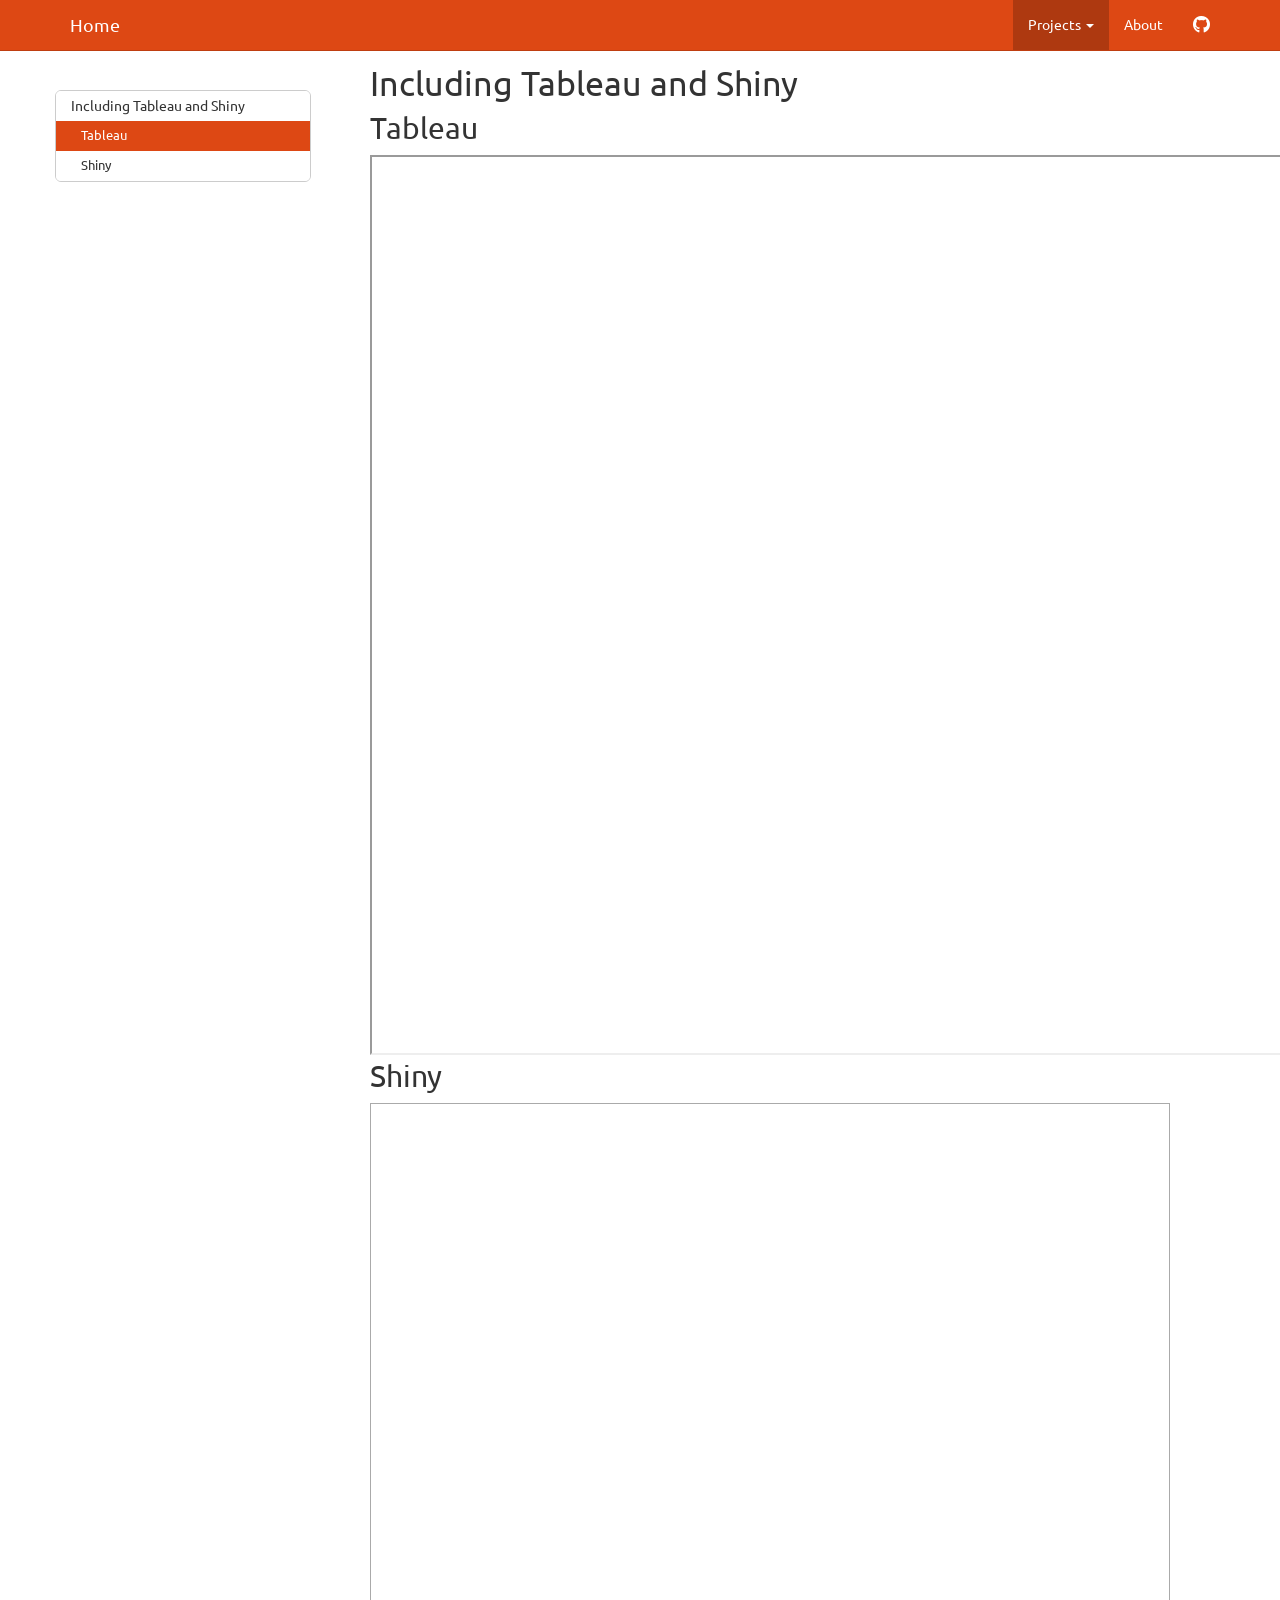
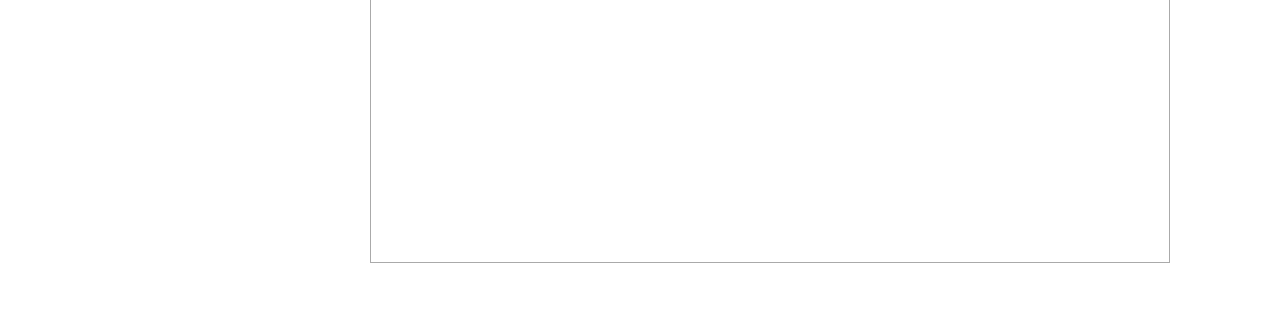
<file: text2.html>
<!DOCTYPE html>

<html>

<head>

<meta charset="utf-8" />
<meta name="generator" content="pandoc" />
<meta http-equiv="X-UA-Compatible" content="IE=EDGE" />




<title>text2.knit</title>

<script src="site_libs/header-attrs-2.29/header-attrs.js"></script>
<script src="site_libs/jquery-3.6.0/jquery-3.6.0.min.js"></script>
<meta name="viewport" content="width=device-width, initial-scale=1" />
<link href="site_libs/bootstrap-3.3.5/css/united.min.css" rel="stylesheet" />
<script src="site_libs/bootstrap-3.3.5/js/bootstrap.min.js"></script>
<script src="site_libs/bootstrap-3.3.5/shim/html5shiv.min.js"></script>
<script src="site_libs/bootstrap-3.3.5/shim/respond.min.js"></script>
<style>h1 {font-size: 34px;}
       h1.title {font-size: 38px;}
       h2 {font-size: 30px;}
       h3 {font-size: 24px;}
       h4 {font-size: 18px;}
       h5 {font-size: 16px;}
       h6 {font-size: 12px;}
       code {color: inherit; background-color: rgba(0, 0, 0, 0.04);}
       pre:not([class]) { background-color: white }</style>
<script src="site_libs/jqueryui-1.13.2/jquery-ui.min.js"></script>
<link href="site_libs/tocify-1.9.1/jquery.tocify.css" rel="stylesheet" />
<script src="site_libs/tocify-1.9.1/jquery.tocify.js"></script>
<script src="site_libs/navigation-1.1/tabsets.js"></script>
<link href="site_libs/highlightjs-9.12.0/default.css" rel="stylesheet" />
<script src="site_libs/highlightjs-9.12.0/highlight.js"></script>
<link href="site_libs/font-awesome-6.5.2/css/all.min.css" rel="stylesheet" />
<link href="site_libs/font-awesome-6.5.2/css/v4-shims.min.css" rel="stylesheet" />

<style type="text/css">
  code{white-space: pre-wrap;}
  span.smallcaps{font-variant: small-caps;}
  span.underline{text-decoration: underline;}
  div.column{display: inline-block; vertical-align: top; width: 50%;}
  div.hanging-indent{margin-left: 1.5em; text-indent: -1.5em;}
  ul.task-list{list-style: none;}
    </style>

<style type="text/css">code{white-space: pre;}</style>
<script type="text/javascript">
if (window.hljs) {
  hljs.configure({languages: []});
  hljs.initHighlightingOnLoad();
  if (document.readyState && document.readyState === "complete") {
    window.setTimeout(function() { hljs.initHighlighting(); }, 0);
  }
}
</script>









<style type = "text/css">
.main-container {
  max-width: 940px;
  margin-left: auto;
  margin-right: auto;
}
img {
  max-width:100%;
}
.tabbed-pane {
  padding-top: 12px;
}
.html-widget {
  margin-bottom: 20px;
}
button.code-folding-btn:focus {
  outline: none;
}
summary {
  display: list-item;
}
details > summary > p:only-child {
  display: inline;
}
pre code {
  padding: 0;
}
</style>


<style type="text/css">
.dropdown-submenu {
  position: relative;
}
.dropdown-submenu>.dropdown-menu {
  top: 0;
  left: 100%;
  margin-top: -6px;
  margin-left: -1px;
  border-radius: 0 6px 6px 6px;
}
.dropdown-submenu:hover>.dropdown-menu {
  display: block;
}
.dropdown-submenu>a:after {
  display: block;
  content: " ";
  float: right;
  width: 0;
  height: 0;
  border-color: transparent;
  border-style: solid;
  border-width: 5px 0 5px 5px;
  border-left-color: #cccccc;
  margin-top: 5px;
  margin-right: -10px;
}
.dropdown-submenu:hover>a:after {
  border-left-color: #adb5bd;
}
.dropdown-submenu.pull-left {
  float: none;
}
.dropdown-submenu.pull-left>.dropdown-menu {
  left: -100%;
  margin-left: 10px;
  border-radius: 6px 0 6px 6px;
}
</style>

<script type="text/javascript">
// manage active state of menu based on current page
$(document).ready(function () {
  // active menu anchor
  href = window.location.pathname
  href = href.substr(href.lastIndexOf('/') + 1)
  if (href === "")
    href = "index.html";
  var menuAnchor = $('a[href="' + href + '"]');

  // mark the anchor link active (and if it's in a dropdown, also mark that active)
  var dropdown = menuAnchor.closest('li.dropdown');
  if (window.bootstrap) { // Bootstrap 4+
    menuAnchor.addClass('active');
    dropdown.find('> .dropdown-toggle').addClass('active');
  } else { // Bootstrap 3
    menuAnchor.parent().addClass('active');
    dropdown.addClass('active');
  }

  // Navbar adjustments
  var navHeight = $(".navbar").first().height() + 15;
  var style = document.createElement('style');
  var pt = "padding-top: " + navHeight + "px; ";
  var mt = "margin-top: -" + navHeight + "px; ";
  var css = "";
  // offset scroll position for anchor links (for fixed navbar)
  for (var i = 1; i <= 6; i++) {
    css += ".section h" + i + "{ " + pt + mt + "}\n";
  }
  style.innerHTML = "body {" + pt + "padding-bottom: 40px; }\n" + css;
  document.head.appendChild(style);
});
</script>

<!-- tabsets -->

<style type="text/css">
.tabset-dropdown > .nav-tabs {
  display: inline-table;
  max-height: 500px;
  min-height: 44px;
  overflow-y: auto;
  border: 1px solid #ddd;
  border-radius: 4px;
}

.tabset-dropdown > .nav-tabs > li.active:before, .tabset-dropdown > .nav-tabs.nav-tabs-open:before {
  content: "\e259";
  font-family: 'Glyphicons Halflings';
  display: inline-block;
  padding: 10px;
  border-right: 1px solid #ddd;
}

.tabset-dropdown > .nav-tabs.nav-tabs-open > li.active:before {
  content: "\e258";
  font-family: 'Glyphicons Halflings';
  border: none;
}

.tabset-dropdown > .nav-tabs > li.active {
  display: block;
}

.tabset-dropdown > .nav-tabs > li > a,
.tabset-dropdown > .nav-tabs > li > a:focus,
.tabset-dropdown > .nav-tabs > li > a:hover {
  border: none;
  display: inline-block;
  border-radius: 4px;
  background-color: transparent;
}

.tabset-dropdown > .nav-tabs.nav-tabs-open > li {
  display: block;
  float: none;
}

.tabset-dropdown > .nav-tabs > li {
  display: none;
}
</style>

<!-- code folding -->



<style type="text/css">

#TOC {
  margin: 25px 0px 20px 0px;
}
@media (max-width: 768px) {
#TOC {
  position: relative;
  width: 100%;
}
}

@media print {
.toc-content {
  /* see https://github.com/w3c/csswg-drafts/issues/4434 */
  float: right;
}
}

.toc-content {
  padding-left: 30px;
  padding-right: 40px;
}

div.main-container {
  max-width: 1200px;
}

div.tocify {
  width: 20%;
  max-width: 260px;
  max-height: 85%;
}

@media (min-width: 768px) and (max-width: 991px) {
  div.tocify {
    width: 25%;
  }
}

@media (max-width: 767px) {
  div.tocify {
    width: 100%;
    max-width: none;
  }
}

.tocify ul, .tocify li {
  line-height: 20px;
}

.tocify-subheader .tocify-item {
  font-size: 0.90em;
}

.tocify .list-group-item {
  border-radius: 0px;
}

.tocify-subheader {
  display: inline;
}
.tocify-subheader .tocify-item {
  font-size: 0.95em;
}

</style>



</head>

<body>


<div class="container-fluid main-container">


<!-- setup 3col/9col grid for toc_float and main content  -->
<div class="row">
<div class="col-xs-12 col-sm-4 col-md-3">
<div id="TOC" class="tocify">
</div>
</div>

<div class="toc-content col-xs-12 col-sm-8 col-md-9">




<div class="navbar navbar-default  navbar-fixed-top" role="navigation">
  <div class="container">
    <div class="navbar-header">
      <button type="button" class="navbar-toggle collapsed" data-toggle="collapse" data-bs-toggle="collapse" data-target="#navbar" data-bs-target="#navbar">
        <span class="icon-bar"></span>
        <span class="icon-bar"></span>
        <span class="icon-bar"></span>
      </button>
      <a class="navbar-brand" href="index.html">Home</a>
    </div>
    <div id="navbar" class="navbar-collapse collapse">
      <ul class="nav navbar-nav">
        
      </ul>
      <ul class="nav navbar-nav navbar-right">
        <li class="dropdown">
  <a href="#" class="dropdown-toggle" data-toggle="dropdown" role="button" data-bs-toggle="dropdown" aria-expanded="false">
    Projects
     
    <span class="caret"></span>
  </a>
  <ul class="dropdown-menu" role="menu">
    <li>
      <a href="text.html">Plotly</a>
    </li>
    <li>
      <a href="text2.html">Shiny/Tableau</a>
    </li>
  </ul>
</li>
<li>
  <a href="about.html">About</a>
</li>
<li>
  <a href="http://github.com/">
    <span class="fa fa-github fa-lg"></span>
     
  </a>
</li>
      </ul>
    </div><!--/.nav-collapse -->
  </div><!--/.container -->
</div><!--/.navbar -->

<div id="header">




</div>


<div id="including-tableau-and-shiny" class="section level1">
<h1>Including Tableau and Shiny</h1>
<div id="tableau" class="section level2">
<h2>Tableau</h2>
<iframe src="https://public.tableau.com/views/macs40700/BabyNamesDashboard?:showVizHome=no&amp;:embed=true" width="980px" height="900px">
</iframe>
</div>
<div id="shiny" class="section level2">
<h2>Shiny</h2>
<iframe src="https://jclip.shinyapps.io/baby-names/" style="border: 1px solid #AAA; width: 800px; height: 760px">
</iframe>
</div>
</div>



</div>
</div>

</div>

<script>

// add bootstrap table styles to pandoc tables
function bootstrapStylePandocTables() {
  $('tr.odd').parent('tbody').parent('table').addClass('table table-condensed');
}
$(document).ready(function () {
  bootstrapStylePandocTables();
});


</script>

<!-- tabsets -->

<script>
$(document).ready(function () {
  window.buildTabsets("TOC");
});

$(document).ready(function () {
  $('.tabset-dropdown > .nav-tabs > li').click(function () {
    $(this).parent().toggleClass('nav-tabs-open');
  });
});
</script>

<!-- code folding -->

<script>
$(document).ready(function ()  {

    // temporarily add toc-ignore selector to headers for the consistency with Pandoc
    $('.unlisted.unnumbered').addClass('toc-ignore')

    // move toc-ignore selectors from section div to header
    $('div.section.toc-ignore')
        .removeClass('toc-ignore')
        .children('h1,h2,h3,h4,h5').addClass('toc-ignore');

    // establish options
    var options = {
      selectors: "h1,h2,h3",
      theme: "bootstrap3",
      context: '.toc-content',
      hashGenerator: function (text) {
        return text.replace(/[.\\/?&!#<>]/g, '').replace(/\s/g, '_');
      },
      ignoreSelector: ".toc-ignore",
      scrollTo: 0
    };
    options.showAndHide = false;
    options.smoothScroll = true;

    // tocify
    var toc = $("#TOC").tocify(options).data("toc-tocify");
});
</script>

<!-- dynamically load mathjax for compatibility with self-contained -->
<script>
  (function () {
    var script = document.createElement("script");
    script.type = "text/javascript";
    script.src  = "https://mathjax.rstudio.com/latest/MathJax.js?config=TeX-AMS-MML_HTMLorMML";
    document.getElementsByTagName("head")[0].appendChild(script);
  })();
</script>

</body>
</html>
</file>
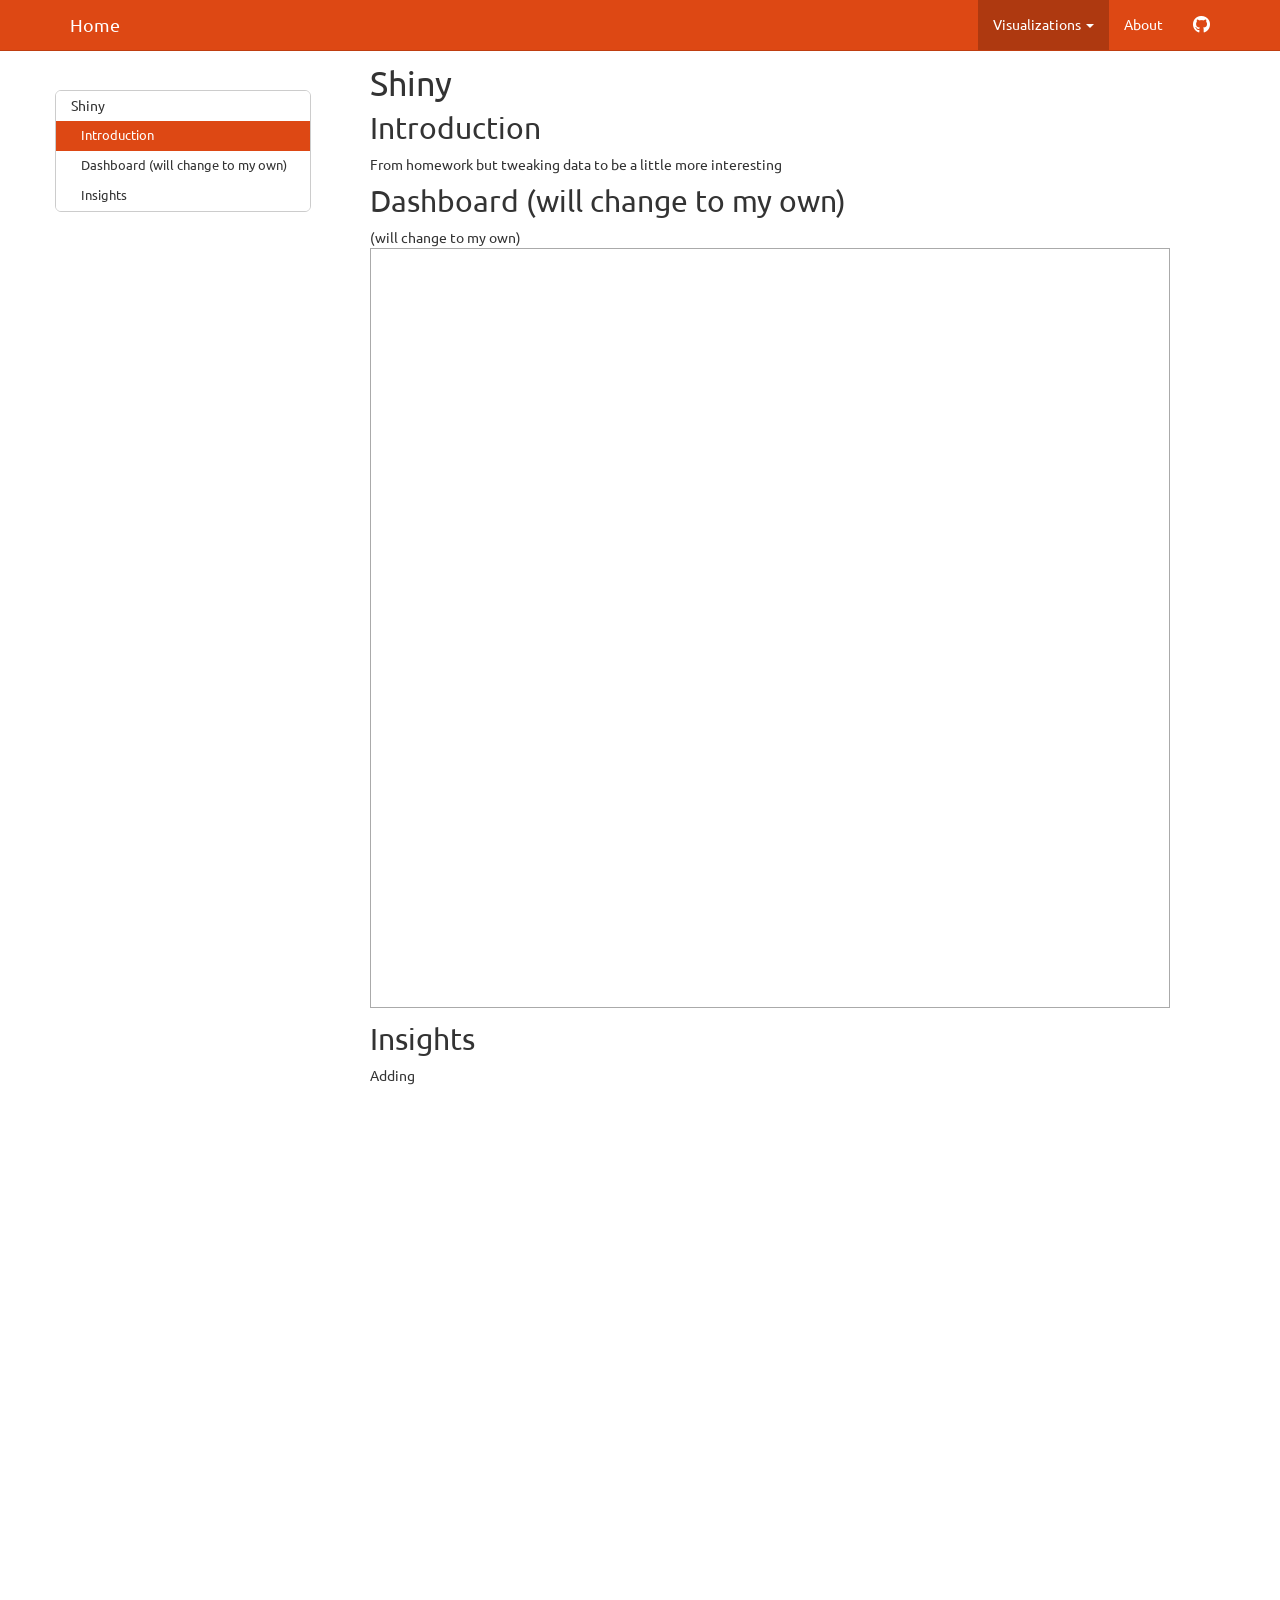
<file: text3.html>
<!DOCTYPE html>

<html>

<head>

<meta charset="utf-8" />
<meta name="generator" content="pandoc" />
<meta http-equiv="X-UA-Compatible" content="IE=EDGE" />




<title>text3.knit</title>

<script src="site_libs/header-attrs-2.30/header-attrs.js"></script>
<script src="site_libs/jquery-3.6.0/jquery-3.6.0.min.js"></script>
<meta name="viewport" content="width=device-width, initial-scale=1" />
<link href="site_libs/bootstrap-3.3.5/css/united.min.css" rel="stylesheet" />
<script src="site_libs/bootstrap-3.3.5/js/bootstrap.min.js"></script>
<script src="site_libs/bootstrap-3.3.5/shim/html5shiv.min.js"></script>
<script src="site_libs/bootstrap-3.3.5/shim/respond.min.js"></script>
<style>h1 {font-size: 34px;}
       h1.title {font-size: 38px;}
       h2 {font-size: 30px;}
       h3 {font-size: 24px;}
       h4 {font-size: 18px;}
       h5 {font-size: 16px;}
       h6 {font-size: 12px;}
       code {color: inherit; background-color: rgba(0, 0, 0, 0.04);}
       pre:not([class]) { background-color: white }</style>
<script src="site_libs/jqueryui-1.13.2/jquery-ui.min.js"></script>
<link href="site_libs/tocify-1.9.1/jquery.tocify.css" rel="stylesheet" />
<script src="site_libs/tocify-1.9.1/jquery.tocify.js"></script>
<script src="site_libs/navigation-1.1/tabsets.js"></script>
<link href="site_libs/highlightjs-9.12.0/default.css" rel="stylesheet" />
<script src="site_libs/highlightjs-9.12.0/highlight.js"></script>
<link href="site_libs/font-awesome-6.5.2/css/all.min.css" rel="stylesheet" />
<link href="site_libs/font-awesome-6.5.2/css/v4-shims.min.css" rel="stylesheet" />

<style type="text/css">
  code{white-space: pre-wrap;}
  span.smallcaps{font-variant: small-caps;}
  span.underline{text-decoration: underline;}
  div.column{display: inline-block; vertical-align: top; width: 50%;}
  div.hanging-indent{margin-left: 1.5em; text-indent: -1.5em;}
  ul.task-list{list-style: none;}
    </style>

<style type="text/css">code{white-space: pre;}</style>
<script type="text/javascript">
if (window.hljs) {
  hljs.configure({languages: []});
  hljs.initHighlightingOnLoad();
  if (document.readyState && document.readyState === "complete") {
    window.setTimeout(function() { hljs.initHighlighting(); }, 0);
  }
}
</script>









<style type = "text/css">
.main-container {
  max-width: 940px;
  margin-left: auto;
  margin-right: auto;
}
img {
  max-width:100%;
}
.tabbed-pane {
  padding-top: 12px;
}
.html-widget {
  margin-bottom: 20px;
}
button.code-folding-btn:focus {
  outline: none;
}
summary {
  display: list-item;
}
details > summary > p:only-child {
  display: inline;
}
pre code {
  padding: 0;
}
</style>


<style type="text/css">
.dropdown-submenu {
  position: relative;
}
.dropdown-submenu>.dropdown-menu {
  top: 0;
  left: 100%;
  margin-top: -6px;
  margin-left: -1px;
  border-radius: 0 6px 6px 6px;
}
.dropdown-submenu:hover>.dropdown-menu {
  display: block;
}
.dropdown-submenu>a:after {
  display: block;
  content: " ";
  float: right;
  width: 0;
  height: 0;
  border-color: transparent;
  border-style: solid;
  border-width: 5px 0 5px 5px;
  border-left-color: #cccccc;
  margin-top: 5px;
  margin-right: -10px;
}
.dropdown-submenu:hover>a:after {
  border-left-color: #adb5bd;
}
.dropdown-submenu.pull-left {
  float: none;
}
.dropdown-submenu.pull-left>.dropdown-menu {
  left: -100%;
  margin-left: 10px;
  border-radius: 6px 0 6px 6px;
}
</style>

<script type="text/javascript">
// manage active state of menu based on current page
$(document).ready(function () {
  // active menu anchor
  href = window.location.pathname
  href = href.substr(href.lastIndexOf('/') + 1)
  if (href === "")
    href = "index.html";
  var menuAnchor = $('a[href="' + href + '"]');

  // mark the anchor link active (and if it's in a dropdown, also mark that active)
  var dropdown = menuAnchor.closest('li.dropdown');
  if (window.bootstrap) { // Bootstrap 4+
    menuAnchor.addClass('active');
    dropdown.find('> .dropdown-toggle').addClass('active');
  } else { // Bootstrap 3
    menuAnchor.parent().addClass('active');
    dropdown.addClass('active');
  }

  // Navbar adjustments
  var navHeight = $(".navbar").first().height() + 15;
  var style = document.createElement('style');
  var pt = "padding-top: " + navHeight + "px; ";
  var mt = "margin-top: -" + navHeight + "px; ";
  var css = "";
  // offset scroll position for anchor links (for fixed navbar)
  for (var i = 1; i <= 6; i++) {
    css += ".section h" + i + "{ " + pt + mt + "}\n";
  }
  style.innerHTML = "body {" + pt + "padding-bottom: 40px; }\n" + css;
  document.head.appendChild(style);
});
</script>

<!-- tabsets -->

<style type="text/css">
.tabset-dropdown > .nav-tabs {
  display: inline-table;
  max-height: 500px;
  min-height: 44px;
  overflow-y: auto;
  border: 1px solid #ddd;
  border-radius: 4px;
}

.tabset-dropdown > .nav-tabs > li.active:before, .tabset-dropdown > .nav-tabs.nav-tabs-open:before {
  content: "\e259";
  font-family: 'Glyphicons Halflings';
  display: inline-block;
  padding: 10px;
  border-right: 1px solid #ddd;
}

.tabset-dropdown > .nav-tabs.nav-tabs-open > li.active:before {
  content: "\e258";
  font-family: 'Glyphicons Halflings';
  border: none;
}

.tabset-dropdown > .nav-tabs > li.active {
  display: block;
}

.tabset-dropdown > .nav-tabs > li > a,
.tabset-dropdown > .nav-tabs > li > a:focus,
.tabset-dropdown > .nav-tabs > li > a:hover {
  border: none;
  display: inline-block;
  border-radius: 4px;
  background-color: transparent;
}

.tabset-dropdown > .nav-tabs.nav-tabs-open > li {
  display: block;
  float: none;
}

.tabset-dropdown > .nav-tabs > li {
  display: none;
}
</style>

<!-- code folding -->



<style type="text/css">

#TOC {
  margin: 25px 0px 20px 0px;
}
@media (max-width: 768px) {
#TOC {
  position: relative;
  width: 100%;
}
}

@media print {
.toc-content {
  /* see https://github.com/w3c/csswg-drafts/issues/4434 */
  float: right;
}
}

.toc-content {
  padding-left: 30px;
  padding-right: 40px;
}

div.main-container {
  max-width: 1200px;
}

div.tocify {
  width: 20%;
  max-width: 260px;
  max-height: 85%;
}

@media (min-width: 768px) and (max-width: 991px) {
  div.tocify {
    width: 25%;
  }
}

@media (max-width: 767px) {
  div.tocify {
    width: 100%;
    max-width: none;
  }
}

.tocify ul, .tocify li {
  line-height: 20px;
}

.tocify-subheader .tocify-item {
  font-size: 0.90em;
}

.tocify .list-group-item {
  border-radius: 0px;
}

.tocify-subheader {
  display: inline;
}
.tocify-subheader .tocify-item {
  font-size: 0.95em;
}

</style>



</head>

<body>


<div class="container-fluid main-container">


<!-- setup 3col/9col grid for toc_float and main content  -->
<div class="row">
<div class="col-xs-12 col-sm-4 col-md-3">
<div id="TOC" class="tocify">
</div>
</div>

<div class="toc-content col-xs-12 col-sm-8 col-md-9">




<div class="navbar navbar-default  navbar-fixed-top" role="navigation">
  <div class="container">
    <div class="navbar-header">
      <button type="button" class="navbar-toggle collapsed" data-toggle="collapse" data-bs-toggle="collapse" data-target="#navbar" data-bs-target="#navbar">
        <span class="icon-bar"></span>
        <span class="icon-bar"></span>
        <span class="icon-bar"></span>
      </button>
      <a class="navbar-brand" href="index.html">Home</a>
    </div>
    <div id="navbar" class="navbar-collapse collapse">
      <ul class="nav navbar-nav">
        
      </ul>
      <ul class="nav navbar-nav navbar-right">
        <li class="dropdown">
  <a href="#" class="dropdown-toggle" data-toggle="dropdown" role="button" data-bs-toggle="dropdown" aria-expanded="false">
    Visualizations
     
    <span class="caret"></span>
  </a>
  <ul class="dropdown-menu" role="menu">
    <li>
      <a href="text.html">Geospatial Visualization</a>
    </li>
    <li>
      <a href="text2.html">Tableau</a>
    </li>
    <li>
      <a href="text3.html">Shiny</a>
    </li>
    <li>
      <a></a>
    </li>
  </ul>
</li>
<li>
  <a href="about.html">About</a>
</li>
<li>
  <a href="http://github.com/">
    <span class="fa fa-github fa-lg"></span>
     
  </a>
</li>
      </ul>
    </div><!--/.nav-collapse -->
  </div><!--/.container -->
</div><!--/.navbar -->

<div id="header">




</div>


<div id="shiny" class="section level1">
<h1>Shiny</h1>
<div id="introduction" class="section level2">
<h2>Introduction</h2>
<p>From homework but tweaking data to be a little more interesting</p>
</div>
<div id="dashboard-will-change-to-my-own" class="section level2">
<h2>Dashboard (will change to my own)</h2>
<p>(will change to my own)
<iframe src="https://jclip.shinyapps.io/baby-names/" style="border: 1px solid #AAA; width: 800px; height: 760px"></iframe></p>
</div>
<div id="insights" class="section level2">
<h2>Insights</h2>
<p>Adding</p>
</div>
</div>



</div>
</div>

</div>

<script>

// add bootstrap table styles to pandoc tables
function bootstrapStylePandocTables() {
  $('tr.odd').parent('tbody').parent('table').addClass('table table-condensed');
}
$(document).ready(function () {
  bootstrapStylePandocTables();
});


</script>

<!-- tabsets -->

<script>
$(document).ready(function () {
  window.buildTabsets("TOC");
});

$(document).ready(function () {
  $('.tabset-dropdown > .nav-tabs > li').click(function () {
    $(this).parent().toggleClass('nav-tabs-open');
  });
});
</script>

<!-- code folding -->

<script>
$(document).ready(function ()  {

    // temporarily add toc-ignore selector to headers for the consistency with Pandoc
    $('.unlisted.unnumbered').addClass('toc-ignore')

    // move toc-ignore selectors from section div to header
    $('div.section.toc-ignore')
        .removeClass('toc-ignore')
        .children('h1,h2,h3,h4,h5').addClass('toc-ignore');

    // establish options
    var options = {
      selectors: "h1,h2,h3",
      theme: "bootstrap3",
      context: '.toc-content',
      hashGenerator: function (text) {
        return text.replace(/[.\\/?&!#<>]/g, '').replace(/\s/g, '_');
      },
      ignoreSelector: ".toc-ignore",
      scrollTo: 0
    };
    options.showAndHide = false;
    options.smoothScroll = true;

    // tocify
    var toc = $("#TOC").tocify(options).data("toc-tocify");
});
</script>

<!-- dynamically load mathjax for compatibility with self-contained -->
<script>
  (function () {
    var script = document.createElement("script");
    script.type = "text/javascript";
    script.src  = "https://mathjax.rstudio.com/latest/MathJax.js?config=TeX-AMS-MML_HTMLorMML";
    document.getElementsByTagName("head")[0].appendChild(script);
  })();
</script>

</body>
</html>
</file>
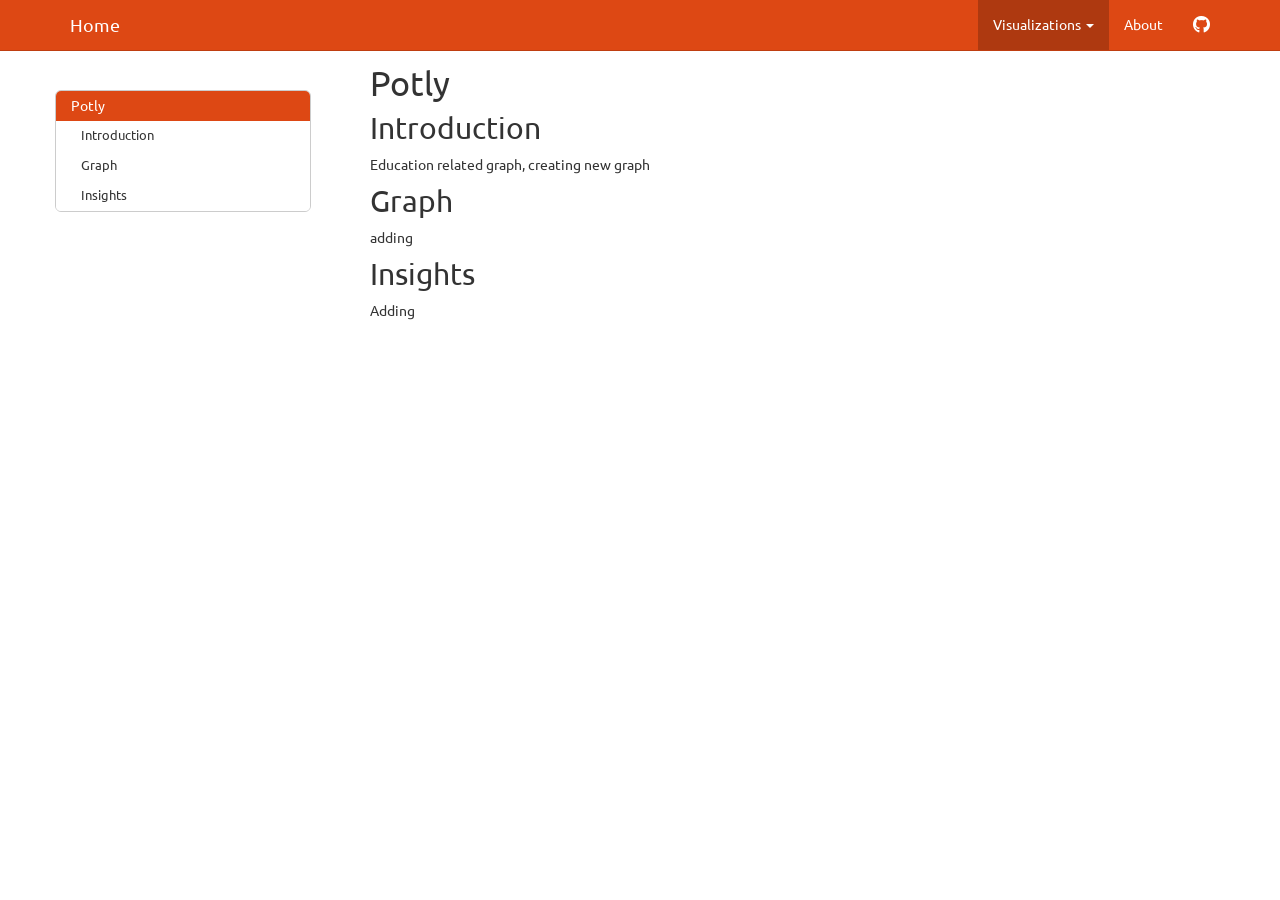
<file: text4.html>
<!DOCTYPE html>

<html>

<head>

<meta charset="utf-8" />
<meta name="generator" content="pandoc" />
<meta http-equiv="X-UA-Compatible" content="IE=EDGE" />




<title>text4.knit</title>

<script src="site_libs/header-attrs-2.30/header-attrs.js"></script>
<script src="site_libs/jquery-3.6.0/jquery-3.6.0.min.js"></script>
<meta name="viewport" content="width=device-width, initial-scale=1" />
<link href="site_libs/bootstrap-3.3.5/css/united.min.css" rel="stylesheet" />
<script src="site_libs/bootstrap-3.3.5/js/bootstrap.min.js"></script>
<script src="site_libs/bootstrap-3.3.5/shim/html5shiv.min.js"></script>
<script src="site_libs/bootstrap-3.3.5/shim/respond.min.js"></script>
<style>h1 {font-size: 34px;}
       h1.title {font-size: 38px;}
       h2 {font-size: 30px;}
       h3 {font-size: 24px;}
       h4 {font-size: 18px;}
       h5 {font-size: 16px;}
       h6 {font-size: 12px;}
       code {color: inherit; background-color: rgba(0, 0, 0, 0.04);}
       pre:not([class]) { background-color: white }</style>
<script src="site_libs/jqueryui-1.13.2/jquery-ui.min.js"></script>
<link href="site_libs/tocify-1.9.1/jquery.tocify.css" rel="stylesheet" />
<script src="site_libs/tocify-1.9.1/jquery.tocify.js"></script>
<script src="site_libs/navigation-1.1/tabsets.js"></script>
<link href="site_libs/highlightjs-9.12.0/default.css" rel="stylesheet" />
<script src="site_libs/highlightjs-9.12.0/highlight.js"></script>
<link href="site_libs/font-awesome-6.5.2/css/all.min.css" rel="stylesheet" />
<link href="site_libs/font-awesome-6.5.2/css/v4-shims.min.css" rel="stylesheet" />

<style type="text/css">
  code{white-space: pre-wrap;}
  span.smallcaps{font-variant: small-caps;}
  span.underline{text-decoration: underline;}
  div.column{display: inline-block; vertical-align: top; width: 50%;}
  div.hanging-indent{margin-left: 1.5em; text-indent: -1.5em;}
  ul.task-list{list-style: none;}
    </style>

<style type="text/css">code{white-space: pre;}</style>
<script type="text/javascript">
if (window.hljs) {
  hljs.configure({languages: []});
  hljs.initHighlightingOnLoad();
  if (document.readyState && document.readyState === "complete") {
    window.setTimeout(function() { hljs.initHighlighting(); }, 0);
  }
}
</script>









<style type = "text/css">
.main-container {
  max-width: 940px;
  margin-left: auto;
  margin-right: auto;
}
img {
  max-width:100%;
}
.tabbed-pane {
  padding-top: 12px;
}
.html-widget {
  margin-bottom: 20px;
}
button.code-folding-btn:focus {
  outline: none;
}
summary {
  display: list-item;
}
details > summary > p:only-child {
  display: inline;
}
pre code {
  padding: 0;
}
</style>


<style type="text/css">
.dropdown-submenu {
  position: relative;
}
.dropdown-submenu>.dropdown-menu {
  top: 0;
  left: 100%;
  margin-top: -6px;
  margin-left: -1px;
  border-radius: 0 6px 6px 6px;
}
.dropdown-submenu:hover>.dropdown-menu {
  display: block;
}
.dropdown-submenu>a:after {
  display: block;
  content: " ";
  float: right;
  width: 0;
  height: 0;
  border-color: transparent;
  border-style: solid;
  border-width: 5px 0 5px 5px;
  border-left-color: #cccccc;
  margin-top: 5px;
  margin-right: -10px;
}
.dropdown-submenu:hover>a:after {
  border-left-color: #adb5bd;
}
.dropdown-submenu.pull-left {
  float: none;
}
.dropdown-submenu.pull-left>.dropdown-menu {
  left: -100%;
  margin-left: 10px;
  border-radius: 6px 0 6px 6px;
}
</style>

<script type="text/javascript">
// manage active state of menu based on current page
$(document).ready(function () {
  // active menu anchor
  href = window.location.pathname
  href = href.substr(href.lastIndexOf('/') + 1)
  if (href === "")
    href = "index.html";
  var menuAnchor = $('a[href="' + href + '"]');

  // mark the anchor link active (and if it's in a dropdown, also mark that active)
  var dropdown = menuAnchor.closest('li.dropdown');
  if (window.bootstrap) { // Bootstrap 4+
    menuAnchor.addClass('active');
    dropdown.find('> .dropdown-toggle').addClass('active');
  } else { // Bootstrap 3
    menuAnchor.parent().addClass('active');
    dropdown.addClass('active');
  }

  // Navbar adjustments
  var navHeight = $(".navbar").first().height() + 15;
  var style = document.createElement('style');
  var pt = "padding-top: " + navHeight + "px; ";
  var mt = "margin-top: -" + navHeight + "px; ";
  var css = "";
  // offset scroll position for anchor links (for fixed navbar)
  for (var i = 1; i <= 6; i++) {
    css += ".section h" + i + "{ " + pt + mt + "}\n";
  }
  style.innerHTML = "body {" + pt + "padding-bottom: 40px; }\n" + css;
  document.head.appendChild(style);
});
</script>

<!-- tabsets -->

<style type="text/css">
.tabset-dropdown > .nav-tabs {
  display: inline-table;
  max-height: 500px;
  min-height: 44px;
  overflow-y: auto;
  border: 1px solid #ddd;
  border-radius: 4px;
}

.tabset-dropdown > .nav-tabs > li.active:before, .tabset-dropdown > .nav-tabs.nav-tabs-open:before {
  content: "\e259";
  font-family: 'Glyphicons Halflings';
  display: inline-block;
  padding: 10px;
  border-right: 1px solid #ddd;
}

.tabset-dropdown > .nav-tabs.nav-tabs-open > li.active:before {
  content: "\e258";
  font-family: 'Glyphicons Halflings';
  border: none;
}

.tabset-dropdown > .nav-tabs > li.active {
  display: block;
}

.tabset-dropdown > .nav-tabs > li > a,
.tabset-dropdown > .nav-tabs > li > a:focus,
.tabset-dropdown > .nav-tabs > li > a:hover {
  border: none;
  display: inline-block;
  border-radius: 4px;
  background-color: transparent;
}

.tabset-dropdown > .nav-tabs.nav-tabs-open > li {
  display: block;
  float: none;
}

.tabset-dropdown > .nav-tabs > li {
  display: none;
}
</style>

<!-- code folding -->



<style type="text/css">

#TOC {
  margin: 25px 0px 20px 0px;
}
@media (max-width: 768px) {
#TOC {
  position: relative;
  width: 100%;
}
}

@media print {
.toc-content {
  /* see https://github.com/w3c/csswg-drafts/issues/4434 */
  float: right;
}
}

.toc-content {
  padding-left: 30px;
  padding-right: 40px;
}

div.main-container {
  max-width: 1200px;
}

div.tocify {
  width: 20%;
  max-width: 260px;
  max-height: 85%;
}

@media (min-width: 768px) and (max-width: 991px) {
  div.tocify {
    width: 25%;
  }
}

@media (max-width: 767px) {
  div.tocify {
    width: 100%;
    max-width: none;
  }
}

.tocify ul, .tocify li {
  line-height: 20px;
}

.tocify-subheader .tocify-item {
  font-size: 0.90em;
}

.tocify .list-group-item {
  border-radius: 0px;
}

.tocify-subheader {
  display: inline;
}
.tocify-subheader .tocify-item {
  font-size: 0.95em;
}

</style>



</head>

<body>


<div class="container-fluid main-container">


<!-- setup 3col/9col grid for toc_float and main content  -->
<div class="row">
<div class="col-xs-12 col-sm-4 col-md-3">
<div id="TOC" class="tocify">
</div>
</div>

<div class="toc-content col-xs-12 col-sm-8 col-md-9">




<div class="navbar navbar-default  navbar-fixed-top" role="navigation">
  <div class="container">
    <div class="navbar-header">
      <button type="button" class="navbar-toggle collapsed" data-toggle="collapse" data-bs-toggle="collapse" data-target="#navbar" data-bs-target="#navbar">
        <span class="icon-bar"></span>
        <span class="icon-bar"></span>
        <span class="icon-bar"></span>
      </button>
      <a class="navbar-brand" href="index.html">Home</a>
    </div>
    <div id="navbar" class="navbar-collapse collapse">
      <ul class="nav navbar-nav">
        
      </ul>
      <ul class="nav navbar-nav navbar-right">
        <li class="dropdown">
  <a href="#" class="dropdown-toggle" data-toggle="dropdown" role="button" data-bs-toggle="dropdown" aria-expanded="false">
    Visualizations
     
    <span class="caret"></span>
  </a>
  <ul class="dropdown-menu" role="menu">
    <li>
      <a href="text.html">Geospatial Visualization</a>
    </li>
    <li>
      <a href="text2.html">Tableau</a>
    </li>
    <li>
      <a href="text3.html">Shiny</a>
    </li>
    <li>
      <a href="text4.html">Plotly</a>
    </li>
  </ul>
</li>
<li>
  <a href="about.html">About</a>
</li>
<li>
  <a href="http://github.com/">
    <span class="fa fa-github fa-lg"></span>
     
  </a>
</li>
      </ul>
    </div><!--/.nav-collapse -->
  </div><!--/.container -->
</div><!--/.navbar -->

<div id="header">




</div>


<div id="potly" class="section level1">
<h1>Potly</h1>
<div id="introduction" class="section level2">
<h2>Introduction</h2>
<p>Education related graph, creating new graph</p>
</div>
<div id="graph" class="section level2">
<h2>Graph</h2>
<p>adding</p>
</div>
<div id="insights" class="section level2">
<h2>Insights</h2>
<p>Adding</p>
</div>
</div>



</div>
</div>

</div>

<script>

// add bootstrap table styles to pandoc tables
function bootstrapStylePandocTables() {
  $('tr.odd').parent('tbody').parent('table').addClass('table table-condensed');
}
$(document).ready(function () {
  bootstrapStylePandocTables();
});


</script>

<!-- tabsets -->

<script>
$(document).ready(function () {
  window.buildTabsets("TOC");
});

$(document).ready(function () {
  $('.tabset-dropdown > .nav-tabs > li').click(function () {
    $(this).parent().toggleClass('nav-tabs-open');
  });
});
</script>

<!-- code folding -->

<script>
$(document).ready(function ()  {

    // temporarily add toc-ignore selector to headers for the consistency with Pandoc
    $('.unlisted.unnumbered').addClass('toc-ignore')

    // move toc-ignore selectors from section div to header
    $('div.section.toc-ignore')
        .removeClass('toc-ignore')
        .children('h1,h2,h3,h4,h5').addClass('toc-ignore');

    // establish options
    var options = {
      selectors: "h1,h2,h3",
      theme: "bootstrap3",
      context: '.toc-content',
      hashGenerator: function (text) {
        return text.replace(/[.\\/?&!#<>]/g, '').replace(/\s/g, '_');
      },
      ignoreSelector: ".toc-ignore",
      scrollTo: 0
    };
    options.showAndHide = false;
    options.smoothScroll = true;

    // tocify
    var toc = $("#TOC").tocify(options).data("toc-tocify");
});
</script>

<!-- dynamically load mathjax for compatibility with self-contained -->
<script>
  (function () {
    var script = document.createElement("script");
    script.type = "text/javascript";
    script.src  = "https://mathjax.rstudio.com/latest/MathJax.js?config=TeX-AMS-MML_HTMLorMML";
    document.getElementsByTagName("head")[0].appendChild(script);
  })();
</script>

</body>
</html>
</file>
<file: site_libs/highlightjs-9.12.0/default.css>
.hljs-literal {
  color: #990073;
}

.hljs-number {
  color: #099;
}

.hljs-comment {
  color: #998;
  font-style: italic;
}

.hljs-keyword {
  color: #900;
  font-weight: bold;
}

.hljs-string {
  color: #d14;
}
</file>
<file: style.css>
#main .nav-pills > li.active > a,
#main .nav-pills > li.active > a:hover,
#main .nav-pills > li.active > a:focus {
   background-color: #800000;
}

/* Navbar link text */
.navbar-nav .nav-link {
  color: #800000;
}

/* Navbar hover */
.navbar-nav .nav-link:hover {
  color: #660000;
}

#main .nav-pills > li > a:hover {
  background-color: #800000;
}

#main a:link {
  color: #800000;
}

/* visited link */
#main a:visited {
  color: #5a0000;
}

/* mouse over link */
#main a:hover {
  color: #660000;
}

/* selected link */
#main a:active {
  color: #400000;
}

h1,h2,h3,h4,h5,h6,legend{
    color: #800000;
}

h1 {
  font-size: 40px;
}

h2 {
  font-size: 25px;
}

body {
  font-size: 16px;
}

#nav-top span.glyphicon {
  color: #800000;
}

#table-of-contents header{
    color:#ffffff;
    background-color: #800000;
}

.list-group-item.active,
.list-group-item.active:hover,
.list-group-item.active:focus {
    z-index: 2;
    color: #ffffff;
    background-color: #800000;
    border-color: #800000;
}

a {
    color: #800000;
    text-decoration: none;
}

a:hover, a:focus{
    color:#660000;
    text-decoration: underline;
}

a:visited{
    color:#5a0000;
}

#sidebar {
    color: #ffffff;
    background: #800000;
}

#sidebar h2 {
    color: #FFFFFF;
    background-color: #660000;
}

#sidebar a {
    color: #FFFFFF;
}

#sidebar a:hover {
    background-color: #5a0000;
    color: #FFFFFF;
}

.navbar {
    background-image: linear-gradient(120deg, #800000, #5a0000);
}

.nav-links li a {
    color: #800000;
    text-decoration: none;
    padding: 10px 15px;
    display: inline-block;
    transition: background-color 0.3s;
}

.nav-links li a:hover {
    background-color: #660000;
}

.navbar-default .navbar-nav>li>a:hover,
.navbar-default .navbar-nav>li>a:focus {
    color: #ffffff;
    background-color: #5a0000;
}

.navbar-default .navbar-nav>.active>a,
.navbar-default .navbar-nav>.active>a:hover,
.navbar-default .navbar-nav>.active>a:focus {
    color: #ffffff;
    background-color: #5a0000;
}

.navbar-default .navbar-collapse,
.navbar-default .navbar-form {
    border-color: #800000;
}

.navbar-default .navbar-nav>.open>a,
.navbar-default .navbar-nav>.open>a:hover,
.navbar-default .navbar-nav>.open>a:focus {
    background-color: #800000;
    color: #ffffff;
}

.dropdown-menu>li>a:hover,
.dropdown-menu>li>a:focus {
    text-decoration: none;
    color: #ffffff;
    background-color: #800000;
}

.dropdown-menu>.active>a,
.dropdown-menu>.active>a:hover,
.dropdown-menu>.active>a:focus {
    color: #ffffff;
    text-decoration: none;
    outline: 0;
    background-color: #800000;
}

.container {
  max-width: 100% !important;
  width: 100% !important;
}
</file>
<file: site_libs/bootstrap-3.3.5/css/united.min.css>
@font-face {
  font-family: 'Ubuntu';
  font-style: normal;
  font-weight: 400;
  src: url(fonts/Ubuntu.ttf) format('truetype');
}

/*!
 * bootswatch v3.3.6
 * Homepage: http://bootswatch.com
 * Copyright 2012-2015 Thomas Park
 * Licensed under MIT
 * Based on Bootstrap
*//*!
 * Bootstrap v3.3.6 (http://getbootstrap.com)
 * Copyright 2011-2015 Twitter, Inc.
 * Licensed under MIT (https://github.com/twbs/bootstrap/blob/master/LICENSE)
 *//*! normalize.css v3.0.3 | MIT License | github.com/necolas/normalize.css */html{font-family:sans-serif;-ms-text-size-adjust:100%;-webkit-text-size-adjust:100%}body{margin:0}article,aside,details,figcaption,figure,footer,header,hgroup,main,menu,nav,section,summary{display:block}audio,canvas,progress,video{display:inline-block;vertical-align:baseline}audio:not([controls]){display:none;height:0}[hidden],template{display:none}a{background-color:transparent}a:active,a:hover{outline:0}abbr[title]{border-bottom:1px dotted}b,strong{font-weight:bold}dfn{font-style:italic}h1{font-size:2em;margin:0.67em 0}mark{background:#ff0;color:#000}small{font-size:80%}sub,sup{font-size:75%;line-height:0;position:relative;vertical-align:baseline}sup{top:-0.5em}sub{bottom:-0.25em}img{border:0}svg:not(:root){overflow:hidden}figure{margin:1em 40px}hr{-webkit-box-sizing:content-box;-moz-box-sizing:content-box;box-sizing:content-box;height:0}pre{overflow:auto}code,kbd,pre,samp{font-family:monospace, monospace;font-size:1em}button,input,optgroup,select,textarea{color:inherit;font:inherit;margin:0}button{overflow:visible}button,select{text-transform:none}button,html input[type="button"],input[type="reset"],input[type="submit"]{-webkit-appearance:button;cursor:pointer}button[disabled],html input[disabled]{cursor:default}button::-moz-focus-inner,input::-moz-focus-inner{border:0;padding:0}input{line-height:normal}input[type="checkbox"],input[type="radio"]{-webkit-box-sizing:border-box;-moz-box-sizing:border-box;box-sizing:border-box;padding:0}input[type="number"]::-webkit-inner-spin-button,input[type="number"]::-webkit-outer-spin-button{height:auto}input[type="search"]{-webkit-appearance:textfield;-webkit-box-sizing:content-box;-moz-box-sizing:content-box;box-sizing:content-box}input[type="search"]::-webkit-search-cancel-button,input[type="search"]::-webkit-search-decoration{-webkit-appearance:none}fieldset{border:1px solid #c0c0c0;margin:0 2px;padding:0.35em 0.625em 0.75em}legend{border:0;padding:0}textarea{overflow:auto}optgroup{font-weight:bold}table{border-collapse:collapse;border-spacing:0}td,th{padding:0}/*! Source: https://github.com/h5bp/html5-boilerplate/blob/master/src/css/main.css */@media print{*,*:before,*:after{background:transparent !important;color:#000 !important;-webkit-box-shadow:none !important;box-shadow:none !important;text-shadow:none !important}a,a:visited{text-decoration:underline}a[href]:after{content:" (" attr(href) ")"}abbr[title]:after{content:" (" attr(title) ")"}a[href^="#"]:after,a[href^="javascript:"]:after{content:""}pre,blockquote{border:1px solid #999;page-break-inside:avoid}thead{display:table-header-group}tr,img{page-break-inside:avoid}img{max-width:100% !important}p,h2,h3{orphans:3;widows:3}h2,h3{page-break-after:avoid}.navbar{display:none}.btn>.caret,.dropup>.btn>.caret{border-top-color:#000 !important}.label{border:1px solid #000}.table{border-collapse:collapse !important}.table td,.table th{background-color:#fff !important}.table-bordered th,.table-bordered td{border:1px solid #ddd !important}}@font-face{font-family:'Glyphicons Halflings';src:url('../fonts/glyphicons-halflings-regular.eot');src:url('../fonts/glyphicons-halflings-regular.eot?#iefix') format('embedded-opentype'),url('../fonts/glyphicons-halflings-regular.woff') format('woff'),url('../fonts/glyphicons-halflings-regular.ttf') format('truetype'),url('../fonts/glyphicons-halflings-regular.svg#glyphicons_halflingsregular') format('svg')}.glyphicon{position:relative;top:1px;display:inline-block;font-family:'Glyphicons Halflings';font-style:normal;font-weight:normal;line-height:1;-webkit-font-smoothing:antialiased;-moz-osx-font-smoothing:grayscale}.glyphicon-asterisk:before{content:"\002a"}.glyphicon-plus:before{content:"\002b"}.glyphicon-euro:before,.glyphicon-eur:before{content:"\20ac"}.glyphicon-minus:before{content:"\2212"}.glyphicon-cloud:before{content:"\2601"}.glyphicon-envelope:before{content:"\2709"}.glyphicon-pencil:before{content:"\270f"}.glyphicon-glass:before{content:"\e001"}.glyphicon-music:before{content:"\e002"}.glyphicon-search:before{content:"\e003"}.glyphicon-heart:before{content:"\e005"}.glyphicon-star:before{content:"\e006"}.glyphicon-star-empty:before{content:"\e007"}.glyphicon-user:before{content:"\e008"}.glyphicon-film:before{content:"\e009"}.glyphicon-th-large:before{content:"\e010"}.glyphicon-th:before{content:"\e011"}.glyphicon-th-list:before{content:"\e012"}.glyphicon-ok:before{content:"\e013"}.glyphicon-remove:before{content:"\e014"}.glyphicon-zoom-in:before{content:"\e015"}.glyphicon-zoom-out:before{content:"\e016"}.glyphicon-off:before{content:"\e017"}.glyphicon-signal:before{content:"\e018"}.glyphicon-cog:before{content:"\e019"}.glyphicon-trash:before{content:"\e020"}.glyphicon-home:before{content:"\e021"}.glyphicon-file:before{content:"\e022"}.glyphicon-time:before{content:"\e023"}.glyphicon-road:before{content:"\e024"}.glyphicon-download-alt:before{content:"\e025"}.glyphicon-download:before{content:"\e026"}.glyphicon-upload:before{content:"\e027"}.glyphicon-inbox:before{content:"\e028"}.glyphicon-play-circle:before{content:"\e029"}.glyphicon-repeat:before{content:"\e030"}.glyphicon-refresh:before{content:"\e031"}.glyphicon-list-alt:before{content:"\e032"}.glyphicon-lock:before{content:"\e033"}.glyphicon-flag:before{content:"\e034"}.glyphicon-headphones:before{content:"\e035"}.glyphicon-volume-off:before{content:"\e036"}.glyphicon-volume-down:before{content:"\e037"}.glyphicon-volume-up:before{content:"\e038"}.glyphicon-qrcode:before{content:"\e039"}.glyphicon-barcode:before{content:"\e040"}.glyphicon-tag:before{content:"\e041"}.glyphicon-tags:before{content:"\e042"}.glyphicon-book:before{content:"\e043"}.glyphicon-bookmark:before{content:"\e044"}.glyphicon-print:before{content:"\e045"}.glyphicon-camera:before{content:"\e046"}.glyphicon-font:before{content:"\e047"}.glyphicon-bold:before{content:"\e048"}.glyphicon-italic:before{content:"\e049"}.glyphicon-text-height:before{content:"\e050"}.glyphicon-text-width:before{content:"\e051"}.glyphicon-align-left:before{content:"\e052"}.glyphicon-align-center:before{content:"\e053"}.glyphicon-align-right:before{content:"\e054"}.glyphicon-align-justify:before{content:"\e055"}.glyphicon-list:before{content:"\e056"}.glyphicon-indent-left:before{content:"\e057"}.glyphicon-indent-right:before{content:"\e058"}.glyphicon-facetime-video:before{content:"\e059"}.glyphicon-picture:before{content:"\e060"}.glyphicon-map-marker:before{content:"\e062"}.glyphicon-adjust:before{content:"\e063"}.glyphicon-tint:before{content:"\e064"}.glyphicon-edit:before{content:"\e065"}.glyphicon-share:before{content:"\e066"}.glyphicon-check:before{content:"\e067"}.glyphicon-move:before{content:"\e068"}.glyphicon-step-backward:before{content:"\e069"}.glyphicon-fast-backward:before{content:"\e070"}.glyphicon-backward:before{content:"\e071"}.glyphicon-play:before{content:"\e072"}.glyphicon-pause:before{content:"\e073"}.glyphicon-stop:before{content:"\e074"}.glyphicon-forward:before{content:"\e075"}.glyphicon-fast-forward:before{content:"\e076"}.glyphicon-step-forward:before{content:"\e077"}.glyphicon-eject:before{content:"\e078"}.glyphicon-chevron-left:before{content:"\e079"}.glyphicon-chevron-right:before{content:"\e080"}.glyphicon-plus-sign:before{content:"\e081"}.glyphicon-minus-sign:before{content:"\e082"}.glyphicon-remove-sign:before{content:"\e083"}.glyphicon-ok-sign:before{content:"\e084"}.glyphicon-question-sign:before{content:"\e085"}.glyphicon-info-sign:before{content:"\e086"}.glyphicon-screenshot:before{content:"\e087"}.glyphicon-remove-circle:before{content:"\e088"}.glyphicon-ok-circle:before{content:"\e089"}.glyphicon-ban-circle:before{content:"\e090"}.glyphicon-arrow-left:before{content:"\e091"}.glyphicon-arrow-right:before{content:"\e092"}.glyphicon-arrow-up:before{content:"\e093"}.glyphicon-arrow-down:before{content:"\e094"}.glyphicon-share-alt:before{content:"\e095"}.glyphicon-resize-full:before{content:"\e096"}.glyphicon-resize-small:before{content:"\e097"}.glyphicon-exclamation-sign:before{content:"\e101"}.glyphicon-gift:before{content:"\e102"}.glyphicon-leaf:before{content:"\e103"}.glyphicon-fire:before{content:"\e104"}.glyphicon-eye-open:before{content:"\e105"}.glyphicon-eye-close:before{content:"\e106"}.glyphicon-warning-sign:before{content:"\e107"}.glyphicon-plane:before{content:"\e108"}.glyphicon-calendar:before{content:"\e109"}.glyphicon-random:before{content:"\e110"}.glyphicon-comment:before{content:"\e111"}.glyphicon-magnet:before{content:"\e112"}.glyphicon-chevron-up:before{content:"\e113"}.glyphicon-chevron-down:before{content:"\e114"}.glyphicon-retweet:before{content:"\e115"}.glyphicon-shopping-cart:before{content:"\e116"}.glyphicon-folder-close:before{content:"\e117"}.glyphicon-folder-open:before{content:"\e118"}.glyphicon-resize-vertical:before{content:"\e119"}.glyphicon-resize-horizontal:before{content:"\e120"}.glyphicon-hdd:before{content:"\e121"}.glyphicon-bullhorn:before{content:"\e122"}.glyphicon-bell:before{content:"\e123"}.glyphicon-certificate:before{content:"\e124"}.glyphicon-thumbs-up:before{content:"\e125"}.glyphicon-thumbs-down:before{content:"\e126"}.glyphicon-hand-right:before{content:"\e127"}.glyphicon-hand-left:before{content:"\e128"}.glyphicon-hand-up:before{content:"\e129"}.glyphicon-hand-down:before{content:"\e130"}.glyphicon-circle-arrow-right:before{content:"\e131"}.glyphicon-circle-arrow-left:before{content:"\e132"}.glyphicon-circle-arrow-up:before{content:"\e133"}.glyphicon-circle-arrow-down:before{content:"\e134"}.glyphicon-globe:before{content:"\e135"}.glyphicon-wrench:before{content:"\e136"}.glyphicon-tasks:before{content:"\e137"}.glyphicon-filter:before{content:"\e138"}.glyphicon-briefcase:before{content:"\e139"}.glyphicon-fullscreen:before{content:"\e140"}.glyphicon-dashboard:before{content:"\e141"}.glyphicon-paperclip:before{content:"\e142"}.glyphicon-heart-empty:before{content:"\e143"}.glyphicon-link:before{content:"\e144"}.glyphicon-phone:before{content:"\e145"}.glyphicon-pushpin:before{content:"\e146"}.glyphicon-usd:before{content:"\e148"}.glyphicon-gbp:before{content:"\e149"}.glyphicon-sort:before{content:"\e150"}.glyphicon-sort-by-alphabet:before{content:"\e151"}.glyphicon-sort-by-alphabet-alt:before{content:"\e152"}.glyphicon-sort-by-order:before{content:"\e153"}.glyphicon-sort-by-order-alt:before{content:"\e154"}.glyphicon-sort-by-attributes:before{content:"\e155"}.glyphicon-sort-by-attributes-alt:before{content:"\e156"}.glyphicon-unchecked:before{content:"\e157"}.glyphicon-expand:before{content:"\e158"}.glyphicon-collapse-down:before{content:"\e159"}.glyphicon-collapse-up:before{content:"\e160"}.glyphicon-log-in:before{content:"\e161"}.glyphicon-flash:before{content:"\e162"}.glyphicon-log-out:before{content:"\e163"}.glyphicon-new-window:before{content:"\e164"}.glyphicon-record:before{content:"\e165"}.glyphicon-save:before{content:"\e166"}.glyphicon-open:before{content:"\e167"}.glyphicon-saved:before{content:"\e168"}.glyphicon-import:before{content:"\e169"}.glyphicon-export:before{content:"\e170"}.glyphicon-send:before{content:"\e171"}.glyphicon-floppy-disk:before{content:"\e172"}.glyphicon-floppy-saved:before{content:"\e173"}.glyphicon-floppy-remove:before{content:"\e174"}.glyphicon-floppy-save:before{content:"\e175"}.glyphicon-floppy-open:before{content:"\e176"}.glyphicon-credit-card:before{content:"\e177"}.glyphicon-transfer:before{content:"\e178"}.glyphicon-cutlery:before{content:"\e179"}.glyphicon-header:before{content:"\e180"}.glyphicon-compressed:before{content:"\e181"}.glyphicon-earphone:before{content:"\e182"}.glyphicon-phone-alt:before{content:"\e183"}.glyphicon-tower:before{content:"\e184"}.glyphicon-stats:before{content:"\e185"}.glyphicon-sd-video:before{content:"\e186"}.glyphicon-hd-video:before{content:"\e187"}.glyphicon-subtitles:before{content:"\e188"}.glyphicon-sound-stereo:before{content:"\e189"}.glyphicon-sound-dolby:before{content:"\e190"}.glyphicon-sound-5-1:before{content:"\e191"}.glyphicon-sound-6-1:before{content:"\e192"}.glyphicon-sound-7-1:before{content:"\e193"}.glyphicon-copyright-mark:before{content:"\e194"}.glyphicon-registration-mark:before{content:"\e195"}.glyphicon-cloud-download:before{content:"\e197"}.glyphicon-cloud-upload:before{content:"\e198"}.glyphicon-tree-conifer:before{content:"\e199"}.glyphicon-tree-deciduous:before{content:"\e200"}.glyphicon-cd:before{content:"\e201"}.glyphicon-save-file:before{content:"\e202"}.glyphicon-open-file:before{content:"\e203"}.glyphicon-level-up:before{content:"\e204"}.glyphicon-copy:before{content:"\e205"}.glyphicon-paste:before{content:"\e206"}.glyphicon-alert:before{content:"\e209"}.glyphicon-equalizer:before{content:"\e210"}.glyphicon-king:before{content:"\e211"}.glyphicon-queen:before{content:"\e212"}.glyphicon-pawn:before{content:"\e213"}.glyphicon-bishop:before{content:"\e214"}.glyphicon-knight:before{content:"\e215"}.glyphicon-baby-formula:before{content:"\e216"}.glyphicon-tent:before{content:"\26fa"}.glyphicon-blackboard:before{content:"\e218"}.glyphicon-bed:before{content:"\e219"}.glyphicon-apple:before{content:"\f8ff"}.glyphicon-erase:before{content:"\e221"}.glyphicon-hourglass:before{content:"\231b"}.glyphicon-lamp:before{content:"\e223"}.glyphicon-duplicate:before{content:"\e224"}.glyphicon-piggy-bank:before{content:"\e225"}.glyphicon-scissors:before{content:"\e226"}.glyphicon-bitcoin:before{content:"\e227"}.glyphicon-btc:before{content:"\e227"}.glyphicon-xbt:before{content:"\e227"}.glyphicon-yen:before{content:"\00a5"}.glyphicon-jpy:before{content:"\00a5"}.glyphicon-ruble:before{content:"\20bd"}.glyphicon-rub:before{content:"\20bd"}.glyphicon-scale:before{content:"\e230"}.glyphicon-ice-lolly:before{content:"\e231"}.glyphicon-ice-lolly-tasted:before{content:"\e232"}.glyphicon-education:before{content:"\e233"}.glyphicon-option-horizontal:before{content:"\e234"}.glyphicon-option-vertical:before{content:"\e235"}.glyphicon-menu-hamburger:before{content:"\e236"}.glyphicon-modal-window:before{content:"\e237"}.glyphicon-oil:before{content:"\e238"}.glyphicon-grain:before{content:"\e239"}.glyphicon-sunglasses:before{content:"\e240"}.glyphicon-text-size:before{content:"\e241"}.glyphicon-text-color:before{content:"\e242"}.glyphicon-text-background:before{content:"\e243"}.glyphicon-object-align-top:before{content:"\e244"}.glyphicon-object-align-bottom:before{content:"\e245"}.glyphicon-object-align-horizontal:before{content:"\e246"}.glyphicon-object-align-left:before{content:"\e247"}.glyphicon-object-align-vertical:before{content:"\e248"}.glyphicon-object-align-right:before{content:"\e249"}.glyphicon-triangle-right:before{content:"\e250"}.glyphicon-triangle-left:before{content:"\e251"}.glyphicon-triangle-bottom:before{content:"\e252"}.glyphicon-triangle-top:before{content:"\e253"}.glyphicon-console:before{content:"\e254"}.glyphicon-superscript:before{content:"\e255"}.glyphicon-subscript:before{content:"\e256"}.glyphicon-menu-left:before{content:"\e257"}.glyphicon-menu-right:before{content:"\e258"}.glyphicon-menu-down:before{content:"\e259"}.glyphicon-menu-up:before{content:"\e260"}*{-webkit-box-sizing:border-box;-moz-box-sizing:border-box;box-sizing:border-box}*:before,*:after{-webkit-box-sizing:border-box;-moz-box-sizing:border-box;box-sizing:border-box}html{font-size:10px;-webkit-tap-highlight-color:rgba(0,0,0,0)}body{font-family:"Ubuntu",Tahoma,"Helvetica Neue",Helvetica,Arial,sans-serif;font-size:14px;line-height:1.42857143;color:#333333;background-color:#ffffff}input,button,select,textarea{font-family:inherit;font-size:inherit;line-height:inherit}a{color:#dd4814;text-decoration:none}a:hover,a:focus{color:#97310e;text-decoration:underline}a:focus{outline:thin dotted;outline:5px auto -webkit-focus-ring-color;outline-offset:-2px}figure{margin:0}img{vertical-align:middle}.img-responsive,.thumbnail>img,.thumbnail a>img,.carousel-inner>.item>img,.carousel-inner>.item>a>img{display:block;max-width:100%;height:auto}.img-rounded{border-radius:6px}.img-thumbnail{padding:4px;line-height:1.42857143;background-color:#ffffff;border:1px solid #dddddd;border-radius:4px;-webkit-transition:all .2s ease-in-out;-o-transition:all .2s ease-in-out;transition:all .2s ease-in-out;display:inline-block;max-width:100%;height:auto}.img-circle{border-radius:50%}hr{margin-top:20px;margin-bottom:20px;border:0;border-top:1px solid #eeeeee}.sr-only{position:absolute;width:1px;height:1px;margin:-1px;padding:0;overflow:hidden;clip:rect(0, 0, 0, 0);border:0}.sr-only-focusable:active,.sr-only-focusable:focus{position:static;width:auto;height:auto;margin:0;overflow:visible;clip:auto}[role="button"]{cursor:pointer}h1,h2,h3,h4,h5,h6,.h1,.h2,.h3,.h4,.h5,.h6{font-family:"Ubuntu",Tahoma,"Helvetica Neue",Helvetica,Arial,sans-serif;font-weight:500;line-height:1.1;color:inherit}h1 small,h2 small,h3 small,h4 small,h5 small,h6 small,.h1 small,.h2 small,.h3 small,.h4 small,.h5 small,.h6 small,h1 .small,h2 .small,h3 .small,h4 .small,h5 .small,h6 .small,.h1 .small,.h2 .small,.h3 .small,.h4 .small,.h5 .small,.h6 .small{font-weight:normal;line-height:1;color:#aea79f}h1,.h1,h2,.h2,h3,.h3{margin-top:20px;margin-bottom:10px}h1 small,.h1 small,h2 small,.h2 small,h3 small,.h3 small,h1 .small,.h1 .small,h2 .small,.h2 .small,h3 .small,.h3 .small{font-size:65%}h4,.h4,h5,.h5,h6,.h6{margin-top:10px;margin-bottom:10px}h4 small,.h4 small,h5 small,.h5 small,h6 small,.h6 small,h4 .small,.h4 .small,h5 .small,.h5 .small,h6 .small,.h6 .small{font-size:75%}h1,.h1{font-size:36px}h2,.h2{font-size:30px}h3,.h3{font-size:24px}h4,.h4{font-size:18px}h5,.h5{font-size:14px}h6,.h6{font-size:12px}p{margin:0 0 10px}.lead{margin-bottom:20px;font-size:16px;font-weight:300;line-height:1.4}@media (min-width:768px){.lead{font-size:21px}}small,.small{font-size:85%}mark,.mark{background-color:#fcf8e3;padding:.2em}.text-left{text-align:left}.text-right{text-align:right}.text-center{text-align:center}.text-justify{text-align:justify}.text-nowrap{white-space:nowrap}.text-lowercase{text-transform:lowercase}.text-uppercase{text-transform:uppercase}.text-capitalize{text-transform:capitalize}.text-muted{color:#aea79f}.text-primary{color:#dd4814}a.text-primary:hover,a.text-primary:focus{color:#ae3910}.text-success{color:#468847}a.text-success:hover,a.text-success:focus{color:#356635}.text-info{color:#3a87ad}a.text-info:hover,a.text-info:focus{color:#2d6987}.text-warning{color:#c09853}a.text-warning:hover,a.text-warning:focus{color:#a47e3c}.text-danger{color:#b94a48}a.text-danger:hover,a.text-danger:focus{color:#953b39}.bg-primary{color:#fff;background-color:#dd4814}a.bg-primary:hover,a.bg-primary:focus{background-color:#ae3910}.bg-success{background-color:#dff0d8}a.bg-success:hover,a.bg-success:focus{background-color:#c1e2b3}.bg-info{background-color:#d9edf7}a.bg-info:hover,a.bg-info:focus{background-color:#afd9ee}.bg-warning{background-color:#fcf8e3}a.bg-warning:hover,a.bg-warning:focus{background-color:#f7ecb5}.bg-danger{background-color:#f2dede}a.bg-danger:hover,a.bg-danger:focus{background-color:#e4b9b9}.page-header{padding-bottom:9px;margin:40px 0 20px;border-bottom:1px solid #eeeeee}ul,ol{margin-top:0;margin-bottom:10px}ul ul,ol ul,ul ol,ol ol{margin-bottom:0}.list-unstyled{padding-left:0;list-style:none}.list-inline{padding-left:0;list-style:none;margin-left:-5px}.list-inline>li{display:inline-block;padding-left:5px;padding-right:5px}dl{margin-top:0;margin-bottom:20px}dt,dd{line-height:1.42857143}dt{font-weight:bold}dd{margin-left:0}@media (min-width:768px){.dl-horizontal dt{float:left;width:160px;clear:left;text-align:right;overflow:hidden;text-overflow:ellipsis;white-space:nowrap}.dl-horizontal dd{margin-left:180px}}abbr[title],abbr[data-original-title]{cursor:help;border-bottom:1px dotted #aea79f}.initialism{font-size:90%;text-transform:uppercase}blockquote{padding:10px 20px;margin:0 0 20px;font-size:17.5px;border-left:5px solid #eeeeee}blockquote p:last-child,blockquote ul:last-child,blockquote ol:last-child{margin-bottom:0}blockquote footer,blockquote small,blockquote .small{display:block;font-size:80%;line-height:1.42857143;color:#aea79f}blockquote footer:before,blockquote small:before,blockquote .small:before{content:'\2014 \00A0'}.blockquote-reverse,blockquote.pull-right{padding-right:15px;padding-left:0;border-right:5px solid #eeeeee;border-left:0;text-align:right}.blockquote-reverse footer:before,blockquote.pull-right footer:before,.blockquote-reverse small:before,blockquote.pull-right small:before,.blockquote-reverse .small:before,blockquote.pull-right .small:before{content:''}.blockquote-reverse footer:after,blockquote.pull-right footer:after,.blockquote-reverse small:after,blockquote.pull-right small:after,.blockquote-reverse .small:after,blockquote.pull-right .small:after{content:'\00A0 \2014'}address{margin-bottom:20px;font-style:normal;line-height:1.42857143}code,kbd,pre,samp{font-family:monospace}code{padding:2px 4px;font-size:90%;color:#c7254e;background-color:#f9f2f4;border-radius:4px}kbd{padding:2px 4px;font-size:90%;color:#ffffff;background-color:#333333;border-radius:3px;-webkit-box-shadow:inset 0 -1px 0 rgba(0,0,0,0.25);box-shadow:inset 0 -1px 0 rgba(0,0,0,0.25)}kbd kbd{padding:0;font-size:100%;font-weight:bold;-webkit-box-shadow:none;box-shadow:none}pre{display:block;padding:9.5px;margin:0 0 10px;font-size:13px;line-height:1.42857143;word-break:break-all;word-wrap:break-word;color:#333333;background-color:#f5f5f5;border:1px solid #cccccc;border-radius:4px}pre code{padding:0;font-size:inherit;color:inherit;white-space:pre-wrap;background-color:transparent;border-radius:0}.pre-scrollable{max-height:340px;overflow-y:scroll}.container{margin-right:auto;margin-left:auto;padding-left:15px;padding-right:15px}@media (min-width:768px){.container{width:750px}}@media (min-width:992px){.container{width:970px}}@media (min-width:1200px){.container{width:1170px}}.container-fluid{margin-right:auto;margin-left:auto;padding-left:15px;padding-right:15px}.row{margin-left:-15px;margin-right:-15px}.col-xs-1,.col-sm-1,.col-md-1,.col-lg-1,.col-xs-2,.col-sm-2,.col-md-2,.col-lg-2,.col-xs-3,.col-sm-3,.col-md-3,.col-lg-3,.col-xs-4,.col-sm-4,.col-md-4,.col-lg-4,.col-xs-5,.col-sm-5,.col-md-5,.col-lg-5,.col-xs-6,.col-sm-6,.col-md-6,.col-lg-6,.col-xs-7,.col-sm-7,.col-md-7,.col-lg-7,.col-xs-8,.col-sm-8,.col-md-8,.col-lg-8,.col-xs-9,.col-sm-9,.col-md-9,.col-lg-9,.col-xs-10,.col-sm-10,.col-md-10,.col-lg-10,.col-xs-11,.col-sm-11,.col-md-11,.col-lg-11,.col-xs-12,.col-sm-12,.col-md-12,.col-lg-12{position:relative;min-height:1px;padding-left:15px;padding-right:15px}.col-xs-1,.col-xs-2,.col-xs-3,.col-xs-4,.col-xs-5,.col-xs-6,.col-xs-7,.col-xs-8,.col-xs-9,.col-xs-10,.col-xs-11,.col-xs-12{float:left}.col-xs-12{width:100%}.col-xs-11{width:91.66666667%}.col-xs-10{width:83.33333333%}.col-xs-9{width:75%}.col-xs-8{width:66.66666667%}.col-xs-7{width:58.33333333%}.col-xs-6{width:50%}.col-xs-5{width:41.66666667%}.col-xs-4{width:33.33333333%}.col-xs-3{width:25%}.col-xs-2{width:16.66666667%}.col-xs-1{width:8.33333333%}.col-xs-pull-12{right:100%}.col-xs-pull-11{right:91.66666667%}.col-xs-pull-10{right:83.33333333%}.col-xs-pull-9{right:75%}.col-xs-pull-8{right:66.66666667%}.col-xs-pull-7{right:58.33333333%}.col-xs-pull-6{right:50%}.col-xs-pull-5{right:41.66666667%}.col-xs-pull-4{right:33.33333333%}.col-xs-pull-3{right:25%}.col-xs-pull-2{right:16.66666667%}.col-xs-pull-1{right:8.33333333%}.col-xs-pull-0{right:auto}.col-xs-push-12{left:100%}.col-xs-push-11{left:91.66666667%}.col-xs-push-10{left:83.33333333%}.col-xs-push-9{left:75%}.col-xs-push-8{left:66.66666667%}.col-xs-push-7{left:58.33333333%}.col-xs-push-6{left:50%}.col-xs-push-5{left:41.66666667%}.col-xs-push-4{left:33.33333333%}.col-xs-push-3{left:25%}.col-xs-push-2{left:16.66666667%}.col-xs-push-1{left:8.33333333%}.col-xs-push-0{left:auto}.col-xs-offset-12{margin-left:100%}.col-xs-offset-11{margin-left:91.66666667%}.col-xs-offset-10{margin-left:83.33333333%}.col-xs-offset-9{margin-left:75%}.col-xs-offset-8{margin-left:66.66666667%}.col-xs-offset-7{margin-left:58.33333333%}.col-xs-offset-6{margin-left:50%}.col-xs-offset-5{margin-left:41.66666667%}.col-xs-offset-4{margin-left:33.33333333%}.col-xs-offset-3{margin-left:25%}.col-xs-offset-2{margin-left:16.66666667%}.col-xs-offset-1{margin-left:8.33333333%}.col-xs-offset-0{margin-left:0%}@media (min-width:768px){.col-sm-1,.col-sm-2,.col-sm-3,.col-sm-4,.col-sm-5,.col-sm-6,.col-sm-7,.col-sm-8,.col-sm-9,.col-sm-10,.col-sm-11,.col-sm-12{float:left}.col-sm-12{width:100%}.col-sm-11{width:91.66666667%}.col-sm-10{width:83.33333333%}.col-sm-9{width:75%}.col-sm-8{width:66.66666667%}.col-sm-7{width:58.33333333%}.col-sm-6{width:50%}.col-sm-5{width:41.66666667%}.col-sm-4{width:33.33333333%}.col-sm-3{width:25%}.col-sm-2{width:16.66666667%}.col-sm-1{width:8.33333333%}.col-sm-pull-12{right:100%}.col-sm-pull-11{right:91.66666667%}.col-sm-pull-10{right:83.33333333%}.col-sm-pull-9{right:75%}.col-sm-pull-8{right:66.66666667%}.col-sm-pull-7{right:58.33333333%}.col-sm-pull-6{right:50%}.col-sm-pull-5{right:41.66666667%}.col-sm-pull-4{right:33.33333333%}.col-sm-pull-3{right:25%}.col-sm-pull-2{right:16.66666667%}.col-sm-pull-1{right:8.33333333%}.col-sm-pull-0{right:auto}.col-sm-push-12{left:100%}.col-sm-push-11{left:91.66666667%}.col-sm-push-10{left:83.33333333%}.col-sm-push-9{left:75%}.col-sm-push-8{left:66.66666667%}.col-sm-push-7{left:58.33333333%}.col-sm-push-6{left:50%}.col-sm-push-5{left:41.66666667%}.col-sm-push-4{left:33.33333333%}.col-sm-push-3{left:25%}.col-sm-push-2{left:16.66666667%}.col-sm-push-1{left:8.33333333%}.col-sm-push-0{left:auto}.col-sm-offset-12{margin-left:100%}.col-sm-offset-11{margin-left:91.66666667%}.col-sm-offset-10{margin-left:83.33333333%}.col-sm-offset-9{margin-left:75%}.col-sm-offset-8{margin-left:66.66666667%}.col-sm-offset-7{margin-left:58.33333333%}.col-sm-offset-6{margin-left:50%}.col-sm-offset-5{margin-left:41.66666667%}.col-sm-offset-4{margin-left:33.33333333%}.col-sm-offset-3{margin-left:25%}.col-sm-offset-2{margin-left:16.66666667%}.col-sm-offset-1{margin-left:8.33333333%}.col-sm-offset-0{margin-left:0%}}@media (min-width:992px){.col-md-1,.col-md-2,.col-md-3,.col-md-4,.col-md-5,.col-md-6,.col-md-7,.col-md-8,.col-md-9,.col-md-10,.col-md-11,.col-md-12{float:left}.col-md-12{width:100%}.col-md-11{width:91.66666667%}.col-md-10{width:83.33333333%}.col-md-9{width:75%}.col-md-8{width:66.66666667%}.col-md-7{width:58.33333333%}.col-md-6{width:50%}.col-md-5{width:41.66666667%}.col-md-4{width:33.33333333%}.col-md-3{width:25%}.col-md-2{width:16.66666667%}.col-md-1{width:8.33333333%}.col-md-pull-12{right:100%}.col-md-pull-11{right:91.66666667%}.col-md-pull-10{right:83.33333333%}.col-md-pull-9{right:75%}.col-md-pull-8{right:66.66666667%}.col-md-pull-7{right:58.33333333%}.col-md-pull-6{right:50%}.col-md-pull-5{right:41.66666667%}.col-md-pull-4{right:33.33333333%}.col-md-pull-3{right:25%}.col-md-pull-2{right:16.66666667%}.col-md-pull-1{right:8.33333333%}.col-md-pull-0{right:auto}.col-md-push-12{left:100%}.col-md-push-11{left:91.66666667%}.col-md-push-10{left:83.33333333%}.col-md-push-9{left:75%}.col-md-push-8{left:66.66666667%}.col-md-push-7{left:58.33333333%}.col-md-push-6{left:50%}.col-md-push-5{left:41.66666667%}.col-md-push-4{left:33.33333333%}.col-md-push-3{left:25%}.col-md-push-2{left:16.66666667%}.col-md-push-1{left:8.33333333%}.col-md-push-0{left:auto}.col-md-offset-12{margin-left:100%}.col-md-offset-11{margin-left:91.66666667%}.col-md-offset-10{margin-left:83.33333333%}.col-md-offset-9{margin-left:75%}.col-md-offset-8{margin-left:66.66666667%}.col-md-offset-7{margin-left:58.33333333%}.col-md-offset-6{margin-left:50%}.col-md-offset-5{margin-left:41.66666667%}.col-md-offset-4{margin-left:33.33333333%}.col-md-offset-3{margin-left:25%}.col-md-offset-2{margin-left:16.66666667%}.col-md-offset-1{margin-left:8.33333333%}.col-md-offset-0{margin-left:0%}}@media (min-width:1200px){.col-lg-1,.col-lg-2,.col-lg-3,.col-lg-4,.col-lg-5,.col-lg-6,.col-lg-7,.col-lg-8,.col-lg-9,.col-lg-10,.col-lg-11,.col-lg-12{float:left}.col-lg-12{width:100%}.col-lg-11{width:91.66666667%}.col-lg-10{width:83.33333333%}.col-lg-9{width:75%}.col-lg-8{width:66.66666667%}.col-lg-7{width:58.33333333%}.col-lg-6{width:50%}.col-lg-5{width:41.66666667%}.col-lg-4{width:33.33333333%}.col-lg-3{width:25%}.col-lg-2{width:16.66666667%}.col-lg-1{width:8.33333333%}.col-lg-pull-12{right:100%}.col-lg-pull-11{right:91.66666667%}.col-lg-pull-10{right:83.33333333%}.col-lg-pull-9{right:75%}.col-lg-pull-8{right:66.66666667%}.col-lg-pull-7{right:58.33333333%}.col-lg-pull-6{right:50%}.col-lg-pull-5{right:41.66666667%}.col-lg-pull-4{right:33.33333333%}.col-lg-pull-3{right:25%}.col-lg-pull-2{right:16.66666667%}.col-lg-pull-1{right:8.33333333%}.col-lg-pull-0{right:auto}.col-lg-push-12{left:100%}.col-lg-push-11{left:91.66666667%}.col-lg-push-10{left:83.33333333%}.col-lg-push-9{left:75%}.col-lg-push-8{left:66.66666667%}.col-lg-push-7{left:58.33333333%}.col-lg-push-6{left:50%}.col-lg-push-5{left:41.66666667%}.col-lg-push-4{left:33.33333333%}.col-lg-push-3{left:25%}.col-lg-push-2{left:16.66666667%}.col-lg-push-1{left:8.33333333%}.col-lg-push-0{left:auto}.col-lg-offset-12{margin-left:100%}.col-lg-offset-11{margin-left:91.66666667%}.col-lg-offset-10{margin-left:83.33333333%}.col-lg-offset-9{margin-left:75%}.col-lg-offset-8{margin-left:66.66666667%}.col-lg-offset-7{margin-left:58.33333333%}.col-lg-offset-6{margin-left:50%}.col-lg-offset-5{margin-left:41.66666667%}.col-lg-offset-4{margin-left:33.33333333%}.col-lg-offset-3{margin-left:25%}.col-lg-offset-2{margin-left:16.66666667%}.col-lg-offset-1{margin-left:8.33333333%}.col-lg-offset-0{margin-left:0%}}table{background-color:transparent}caption{padding-top:8px;padding-bottom:8px;color:#aea79f;text-align:left}th{}.table{width:100%;max-width:100%;margin-bottom:20px}.table>thead>tr>th,.table>tbody>tr>th,.table>tfoot>tr>th,.table>thead>tr>td,.table>tbody>tr>td,.table>tfoot>tr>td{padding:8px;line-height:1.42857143;vertical-align:top;border-top:1px solid #dddddd}.table>thead>tr>th{vertical-align:bottom;border-bottom:2px solid #dddddd}.table>caption+thead>tr:first-child>th,.table>colgroup+thead>tr:first-child>th,.table>thead:first-child>tr:first-child>th,.table>caption+thead>tr:first-child>td,.table>colgroup+thead>tr:first-child>td,.table>thead:first-child>tr:first-child>td{border-top:0}.table>tbody+tbody{border-top:2px solid #dddddd}.table .table{background-color:#ffffff}.table-condensed>thead>tr>th,.table-condensed>tbody>tr>th,.table-condensed>tfoot>tr>th,.table-condensed>thead>tr>td,.table-condensed>tbody>tr>td,.table-condensed>tfoot>tr>td{padding:5px}.table-bordered{border:1px solid #dddddd}.table-bordered>thead>tr>th,.table-bordered>tbody>tr>th,.table-bordered>tfoot>tr>th,.table-bordered>thead>tr>td,.table-bordered>tbody>tr>td,.table-bordered>tfoot>tr>td{border:1px solid #dddddd}.table-bordered>thead>tr>th,.table-bordered>thead>tr>td{border-bottom-width:2px}.table-striped>tbody>tr:nth-of-type(odd){background-color:#f9f9f9}.table-hover>tbody>tr:hover{background-color:#f5f5f5}table col[class*="col-"]{position:static;float:none;display:table-column}table td[class*="col-"],table th[class*="col-"]{position:static;float:none;display:table-cell}.table>thead>tr>td.active,.table>tbody>tr>td.active,.table>tfoot>tr>td.active,.table>thead>tr>th.active,.table>tbody>tr>th.active,.table>tfoot>tr>th.active,.table>thead>tr.active>td,.table>tbody>tr.active>td,.table>tfoot>tr.active>td,.table>thead>tr.active>th,.table>tbody>tr.active>th,.table>tfoot>tr.active>th{background-color:#f5f5f5}.table-hover>tbody>tr>td.active:hover,.table-hover>tbody>tr>th.active:hover,.table-hover>tbody>tr.active:hover>td,.table-hover>tbody>tr:hover>.active,.table-hover>tbody>tr.active:hover>th{background-color:#e8e8e8}.table>thead>tr>td.success,.table>tbody>tr>td.success,.table>tfoot>tr>td.success,.table>thead>tr>th.success,.table>tbody>tr>th.success,.table>tfoot>tr>th.success,.table>thead>tr.success>td,.table>tbody>tr.success>td,.table>tfoot>tr.success>td,.table>thead>tr.success>th,.table>tbody>tr.success>th,.table>tfoot>tr.success>th{background-color:#dff0d8}.table-hover>tbody>tr>td.success:hover,.table-hover>tbody>tr>th.success:hover,.table-hover>tbody>tr.success:hover>td,.table-hover>tbody>tr:hover>.success,.table-hover>tbody>tr.success:hover>th{background-color:#d0e9c6}.table>thead>tr>td.info,.table>tbody>tr>td.info,.table>tfoot>tr>td.info,.table>thead>tr>th.info,.table>tbody>tr>th.info,.table>tfoot>tr>th.info,.table>thead>tr.info>td,.table>tbody>tr.info>td,.table>tfoot>tr.info>td,.table>thead>tr.info>th,.table>tbody>tr.info>th,.table>tfoot>tr.info>th{background-color:#d9edf7}.table-hover>tbody>tr>td.info:hover,.table-hover>tbody>tr>th.info:hover,.table-hover>tbody>tr.info:hover>td,.table-hover>tbody>tr:hover>.info,.table-hover>tbody>tr.info:hover>th{background-color:#c4e3f3}.table>thead>tr>td.warning,.table>tbody>tr>td.warning,.table>tfoot>tr>td.warning,.table>thead>tr>th.warning,.table>tbody>tr>th.warning,.table>tfoot>tr>th.warning,.table>thead>tr.warning>td,.table>tbody>tr.warning>td,.table>tfoot>tr.warning>td,.table>thead>tr.warning>th,.table>tbody>tr.warning>th,.table>tfoot>tr.warning>th{background-color:#fcf8e3}.table-hover>tbody>tr>td.warning:hover,.table-hover>tbody>tr>th.warning:hover,.table-hover>tbody>tr.warning:hover>td,.table-hover>tbody>tr:hover>.warning,.table-hover>tbody>tr.warning:hover>th{background-color:#faf2cc}.table>thead>tr>td.danger,.table>tbody>tr>td.danger,.table>tfoot>tr>td.danger,.table>thead>tr>th.danger,.table>tbody>tr>th.danger,.table>tfoot>tr>th.danger,.table>thead>tr.danger>td,.table>tbody>tr.danger>td,.table>tfoot>tr.danger>td,.table>thead>tr.danger>th,.table>tbody>tr.danger>th,.table>tfoot>tr.danger>th{background-color:#f2dede}.table-hover>tbody>tr>td.danger:hover,.table-hover>tbody>tr>th.danger:hover,.table-hover>tbody>tr.danger:hover>td,.table-hover>tbody>tr:hover>.danger,.table-hover>tbody>tr.danger:hover>th{background-color:#ebcccc}.table-responsive{overflow-x:auto;min-height:0.01%}@media screen and (max-width:767px){.table-responsive{width:100%;margin-bottom:15px;overflow-y:hidden;-ms-overflow-style:-ms-autohiding-scrollbar;border:1px solid #dddddd}.table-responsive>.table{margin-bottom:0}.table-responsive>.table>thead>tr>th,.table-responsive>.table>tbody>tr>th,.table-responsive>.table>tfoot>tr>th,.table-responsive>.table>thead>tr>td,.table-responsive>.table>tbody>tr>td,.table-responsive>.table>tfoot>tr>td{white-space:nowrap}.table-responsive>.table-bordered{border:0}.table-responsive>.table-bordered>thead>tr>th:first-child,.table-responsive>.table-bordered>tbody>tr>th:first-child,.table-responsive>.table-bordered>tfoot>tr>th:first-child,.table-responsive>.table-bordered>thead>tr>td:first-child,.table-responsive>.table-bordered>tbody>tr>td:first-child,.table-responsive>.table-bordered>tfoot>tr>td:first-child{border-left:0}.table-responsive>.table-bordered>thead>tr>th:last-child,.table-responsive>.table-bordered>tbody>tr>th:last-child,.table-responsive>.table-bordered>tfoot>tr>th:last-child,.table-responsive>.table-bordered>thead>tr>td:last-child,.table-responsive>.table-bordered>tbody>tr>td:last-child,.table-responsive>.table-bordered>tfoot>tr>td:last-child{border-right:0}.table-responsive>.table-bordered>tbody>tr:last-child>th,.table-responsive>.table-bordered>tfoot>tr:last-child>th,.table-responsive>.table-bordered>tbody>tr:last-child>td,.table-responsive>.table-bordered>tfoot>tr:last-child>td{border-bottom:0}}fieldset{padding:0;margin:0;border:0;min-width:0}legend{display:block;width:100%;padding:0;margin-bottom:20px;font-size:21px;line-height:inherit;color:#333333;border:0;border-bottom:1px solid #e5e5e5}label{display:inline-block;max-width:100%;margin-bottom:5px;font-weight:bold}input[type="search"]{-webkit-box-sizing:border-box;-moz-box-sizing:border-box;box-sizing:border-box}input[type="radio"],input[type="checkbox"]{margin:4px 0 0;margin-top:1px \9;line-height:normal}input[type="file"]{display:block}input[type="range"]{display:block;width:100%}select[multiple],select[size]{height:auto}input[type="file"]:focus,input[type="radio"]:focus,input[type="checkbox"]:focus{outline:thin dotted;outline:5px auto -webkit-focus-ring-color;outline-offset:-2px}output{display:block;padding-top:9px;font-size:14px;line-height:1.42857143;color:#333333}.form-control{display:block;width:100%;height:38px;padding:8px 12px;font-size:14px;line-height:1.42857143;color:#333333;background-color:#ffffff;background-image:none;border:1px solid #cccccc;border-radius:4px;-webkit-box-shadow:inset 0 1px 1px rgba(0,0,0,0.075);box-shadow:inset 0 1px 1px rgba(0,0,0,0.075);-webkit-transition:border-color ease-in-out .15s,-webkit-box-shadow ease-in-out .15s;-o-transition:border-color ease-in-out .15s,box-shadow ease-in-out .15s;transition:border-color ease-in-out .15s,box-shadow ease-in-out .15s}.form-control:focus{border-color:#66afe9;outline:0;-webkit-box-shadow:inset 0 1px 1px rgba(0,0,0,0.075),0 0 8px rgba(102,175,233,0.6);box-shadow:inset 0 1px 1px rgba(0,0,0,0.075),0 0 8px rgba(102,175,233,0.6)}.form-control::-moz-placeholder{color:#aea79f;opacity:1}.form-control:-ms-input-placeholder{color:#aea79f}.form-control::-webkit-input-placeholder{color:#aea79f}.form-control::-ms-expand{border:0;background-color:transparent}.form-control[disabled],.form-control[readonly],fieldset[disabled] .form-control{background-color:#eeeeee;opacity:1}.form-control[disabled],fieldset[disabled] .form-control{cursor:not-allowed}textarea.form-control{height:auto}input[type="search"]{-webkit-appearance:none}@media screen and (-webkit-min-device-pixel-ratio:0){input[type="date"].form-control,input[type="time"].form-control,input[type="datetime-local"].form-control,input[type="month"].form-control{line-height:38px}input[type="date"].input-sm,input[type="time"].input-sm,input[type="datetime-local"].input-sm,input[type="month"].input-sm,.input-group-sm input[type="date"],.input-group-sm input[type="time"],.input-group-sm input[type="datetime-local"],.input-group-sm input[type="month"]{line-height:30px}input[type="date"].input-lg,input[type="time"].input-lg,input[type="datetime-local"].input-lg,input[type="month"].input-lg,.input-group-lg input[type="date"],.input-group-lg input[type="time"],.input-group-lg input[type="datetime-local"],.input-group-lg input[type="month"]{line-height:54px}}.form-group{margin-bottom:15px}.radio,.checkbox{position:relative;display:block;margin-top:10px;margin-bottom:10px}.radio label,.checkbox label{min-height:20px;padding-left:20px;margin-bottom:0;font-weight:normal;cursor:pointer}.radio input[type="radio"],.radio-inline input[type="radio"],.checkbox input[type="checkbox"],.checkbox-inline input[type="checkbox"]{position:absolute;margin-left:-20px;margin-top:4px \9}.radio+.radio,.checkbox+.checkbox{margin-top:-5px}.radio-inline,.checkbox-inline{position:relative;display:inline-block;padding-left:20px;margin-bottom:0;vertical-align:middle;font-weight:normal;cursor:pointer}.radio-inline+.radio-inline,.checkbox-inline+.checkbox-inline{margin-top:0;margin-left:10px}input[type="radio"][disabled],input[type="checkbox"][disabled],input[type="radio"].disabled,input[type="checkbox"].disabled,fieldset[disabled] input[type="radio"],fieldset[disabled] input[type="checkbox"]{cursor:not-allowed}.radio-inline.disabled,.checkbox-inline.disabled,fieldset[disabled] .radio-inline,fieldset[disabled] .checkbox-inline{cursor:not-allowed}.radio.disabled label,.checkbox.disabled label,fieldset[disabled] .radio label,fieldset[disabled] .checkbox label{cursor:not-allowed}.form-control-static{padding-top:9px;padding-bottom:9px;margin-bottom:0;min-height:34px}.form-control-static.input-lg,.form-control-static.input-sm{padding-left:0;padding-right:0}.input-sm{height:30px;padding:5px 10px;font-size:12px;line-height:1.5;border-radius:3px}select.input-sm{height:30px;line-height:30px}textarea.input-sm,select[multiple].input-sm{height:auto}.form-group-sm .form-control{height:30px;padding:5px 10px;font-size:12px;line-height:1.5;border-radius:3px}.form-group-sm select.form-control{height:30px;line-height:30px}.form-group-sm textarea.form-control,.form-group-sm select[multiple].form-control{height:auto}.form-group-sm .form-control-static{height:30px;min-height:32px;padding:6px 10px;font-size:12px;line-height:1.5}.input-lg{height:54px;padding:14px 16px;font-size:18px;line-height:1.3333333;border-radius:6px}select.input-lg{height:54px;line-height:54px}textarea.input-lg,select[multiple].input-lg{height:auto}.form-group-lg .form-control{height:54px;padding:14px 16px;font-size:18px;line-height:1.3333333;border-radius:6px}.form-group-lg select.form-control{height:54px;line-height:54px}.form-group-lg textarea.form-control,.form-group-lg select[multiple].form-control{height:auto}.form-group-lg .form-control-static{height:54px;min-height:38px;padding:15px 16px;font-size:18px;line-height:1.3333333}.has-feedback{position:relative}.has-feedback .form-control{padding-right:47.5px}.form-control-feedback{position:absolute;top:0;right:0;z-index:2;display:block;width:38px;height:38px;line-height:38px;text-align:center;pointer-events:none}.input-lg+.form-control-feedback,.input-group-lg+.form-control-feedback,.form-group-lg .form-control+.form-control-feedback{width:54px;height:54px;line-height:54px}.input-sm+.form-control-feedback,.input-group-sm+.form-control-feedback,.form-group-sm .form-control+.form-control-feedback{width:30px;height:30px;line-height:30px}.has-success .help-block,.has-success .control-label,.has-success .radio,.has-success .checkbox,.has-success .radio-inline,.has-success .checkbox-inline,.has-success.radio label,.has-success.checkbox label,.has-success.radio-inline label,.has-success.checkbox-inline label{color:#468847}.has-success .form-control{border-color:#468847;-webkit-box-shadow:inset 0 1px 1px rgba(0,0,0,0.075);box-shadow:inset 0 1px 1px rgba(0,0,0,0.075)}.has-success .form-control:focus{border-color:#356635;-webkit-box-shadow:inset 0 1px 1px rgba(0,0,0,0.075),0 0 6px #7aba7b;box-shadow:inset 0 1px 1px rgba(0,0,0,0.075),0 0 6px #7aba7b}.has-success .input-group-addon{color:#468847;border-color:#468847;background-color:#dff0d8}.has-success .form-control-feedback{color:#468847}.has-warning .help-block,.has-warning .control-label,.has-warning .radio,.has-warning .checkbox,.has-warning .radio-inline,.has-warning .checkbox-inline,.has-warning.radio label,.has-warning.checkbox label,.has-warning.radio-inline label,.has-warning.checkbox-inline label{color:#c09853}.has-warning .form-control{border-color:#c09853;-webkit-box-shadow:inset 0 1px 1px rgba(0,0,0,0.075);box-shadow:inset 0 1px 1px rgba(0,0,0,0.075)}.has-warning .form-control:focus{border-color:#a47e3c;-webkit-box-shadow:inset 0 1px 1px rgba(0,0,0,0.075),0 0 6px #dbc59e;box-shadow:inset 0 1px 1px rgba(0,0,0,0.075),0 0 6px #dbc59e}.has-warning .input-group-addon{color:#c09853;border-color:#c09853;background-color:#fcf8e3}.has-warning .form-control-feedback{color:#c09853}.has-error .help-block,.has-error .control-label,.has-error .radio,.has-error .checkbox,.has-error .radio-inline,.has-error .checkbox-inline,.has-error.radio label,.has-error.checkbox label,.has-error.radio-inline label,.has-error.checkbox-inline label{color:#b94a48}.has-error .form-control{border-color:#b94a48;-webkit-box-shadow:inset 0 1px 1px rgba(0,0,0,0.075);box-shadow:inset 0 1px 1px rgba(0,0,0,0.075)}.has-error .form-control:focus{border-color:#953b39;-webkit-box-shadow:inset 0 1px 1px rgba(0,0,0,0.075),0 0 6px #d59392;box-shadow:inset 0 1px 1px rgba(0,0,0,0.075),0 0 6px #d59392}.has-error .input-group-addon{color:#b94a48;border-color:#b94a48;background-color:#f2dede}.has-error .form-control-feedback{color:#b94a48}.has-feedback label~.form-control-feedback{top:25px}.has-feedback label.sr-only~.form-control-feedback{top:0}.help-block{display:block;margin-top:5px;margin-bottom:10px;color:#737373}@media (min-width:768px){.form-inline .form-group{display:inline-block;margin-bottom:0;vertical-align:middle}.form-inline .form-control{display:inline-block;width:auto;vertical-align:middle}.form-inline .form-control-static{display:inline-block}.form-inline .input-group{display:inline-table;vertical-align:middle}.form-inline .input-group .input-group-addon,.form-inline .input-group .input-group-btn,.form-inline .input-group .form-control{width:auto}.form-inline .input-group>.form-control{width:100%}.form-inline .control-label{margin-bottom:0;vertical-align:middle}.form-inline .radio,.form-inline .checkbox{display:inline-block;margin-top:0;margin-bottom:0;vertical-align:middle}.form-inline .radio label,.form-inline .checkbox label{padding-left:0}.form-inline .radio input[type="radio"],.form-inline .checkbox input[type="checkbox"]{position:relative;margin-left:0}.form-inline .has-feedback .form-control-feedback{top:0}}.form-horizontal .radio,.form-horizontal .checkbox,.form-horizontal .radio-inline,.form-horizontal .checkbox-inline{margin-top:0;margin-bottom:0;padding-top:9px}.form-horizontal .radio,.form-horizontal .checkbox{min-height:29px}.form-horizontal .form-group{margin-left:-15px;margin-right:-15px}@media (min-width:768px){.form-horizontal .control-label{text-align:right;margin-bottom:0;padding-top:9px}}.form-horizontal .has-feedback .form-control-feedback{right:15px}@media (min-width:768px){.form-horizontal .form-group-lg .control-label{padding-top:15px;font-size:18px}}@media (min-width:768px){.form-horizontal .form-group-sm .control-label{padding-top:6px;font-size:12px}}.btn{display:inline-block;margin-bottom:0;font-weight:normal;text-align:center;vertical-align:middle;-ms-touch-action:manipulation;touch-action:manipulation;cursor:pointer;background-image:none;border:1px solid transparent;white-space:nowrap;padding:8px 12px;font-size:14px;line-height:1.42857143;border-radius:4px;-webkit-user-select:none;-moz-user-select:none;-ms-user-select:none;user-select:none}.btn:focus,.btn:active:focus,.btn.active:focus,.btn.focus,.btn:active.focus,.btn.active.focus{outline:thin dotted;outline:5px auto -webkit-focus-ring-color;outline-offset:-2px}.btn:hover,.btn:focus,.btn.focus{color:#ffffff;text-decoration:none}.btn:active,.btn.active{outline:0;background-image:none;-webkit-box-shadow:inset 0 3px 5px rgba(0,0,0,0.125);box-shadow:inset 0 3px 5px rgba(0,0,0,0.125)}.btn.disabled,.btn[disabled],fieldset[disabled] .btn{cursor:not-allowed;opacity:0.65;filter:alpha(opacity=65);-webkit-box-shadow:none;box-shadow:none}a.btn.disabled,fieldset[disabled] a.btn{pointer-events:none}.btn-default{color:#ffffff;background-color:#aea79f;border-color:#aea79f}.btn-default:focus,.btn-default.focus{color:#ffffff;background-color:#978e83;border-color:#6f675e}.btn-default:hover{color:#ffffff;background-color:#978e83;border-color:#92897e}.btn-default:active,.btn-default.active,.open>.dropdown-toggle.btn-default{color:#ffffff;background-color:#978e83;border-color:#92897e}.btn-default:active:hover,.btn-default.active:hover,.open>.dropdown-toggle.btn-default:hover,.btn-default:active:focus,.btn-default.active:focus,.open>.dropdown-toggle.btn-default:focus,.btn-default:active.focus,.btn-default.active.focus,.open>.dropdown-toggle.btn-default.focus{color:#ffffff;background-color:#867c71;border-color:#6f675e}.btn-default:active,.btn-default.active,.open>.dropdown-toggle.btn-default{background-image:none}.btn-default.disabled:hover,.btn-default[disabled]:hover,fieldset[disabled] .btn-default:hover,.btn-default.disabled:focus,.btn-default[disabled]:focus,fieldset[disabled] .btn-default:focus,.btn-default.disabled.focus,.btn-default[disabled].focus,fieldset[disabled] .btn-default.focus{background-color:#aea79f;border-color:#aea79f}.btn-default .badge{color:#aea79f;background-color:#ffffff}.btn-primary{color:#ffffff;background-color:#dd4814;border-color:#dd4814}.btn-primary:focus,.btn-primary.focus{color:#ffffff;background-color:#ae3910;border-color:#682209}.btn-primary:hover{color:#ffffff;background-color:#ae3910;border-color:#a5360f}.btn-primary:active,.btn-primary.active,.open>.dropdown-toggle.btn-primary{color:#ffffff;background-color:#ae3910;border-color:#a5360f}.btn-primary:active:hover,.btn-primary.active:hover,.open>.dropdown-toggle.btn-primary:hover,.btn-primary:active:focus,.btn-primary.active:focus,.open>.dropdown-toggle.btn-primary:focus,.btn-primary:active.focus,.btn-primary.active.focus,.open>.dropdown-toggle.btn-primary.focus{color:#ffffff;background-color:#8d2e0d;border-color:#682209}.btn-primary:active,.btn-primary.active,.open>.dropdown-toggle.btn-primary{background-image:none}.btn-primary.disabled:hover,.btn-primary[disabled]:hover,fieldset[disabled] .btn-primary:hover,.btn-primary.disabled:focus,.btn-primary[disabled]:focus,fieldset[disabled] .btn-primary:focus,.btn-primary.disabled.focus,.btn-primary[disabled].focus,fieldset[disabled] .btn-primary.focus{background-color:#dd4814;border-color:#dd4814}.btn-primary .badge{color:#dd4814;background-color:#ffffff}.btn-success{color:#ffffff;background-color:#38b44a;border-color:#38b44a}.btn-success:focus,.btn-success.focus{color:#ffffff;background-color:#2c8d3a;border-color:#1a5322}.btn-success:hover{color:#ffffff;background-color:#2c8d3a;border-color:#298537}.btn-success:active,.btn-success.active,.open>.dropdown-toggle.btn-success{color:#ffffff;background-color:#2c8d3a;border-color:#298537}.btn-success:active:hover,.btn-success.active:hover,.open>.dropdown-toggle.btn-success:hover,.btn-success:active:focus,.btn-success.active:focus,.open>.dropdown-toggle.btn-success:focus,.btn-success:active.focus,.btn-success.active.focus,.open>.dropdown-toggle.btn-success.focus{color:#ffffff;background-color:#23722f;border-color:#1a5322}.btn-success:active,.btn-success.active,.open>.dropdown-toggle.btn-success{background-image:none}.btn-success.disabled:hover,.btn-success[disabled]:hover,fieldset[disabled] .btn-success:hover,.btn-success.disabled:focus,.btn-success[disabled]:focus,fieldset[disabled] .btn-success:focus,.btn-success.disabled.focus,.btn-success[disabled].focus,fieldset[disabled] .btn-success.focus{background-color:#38b44a;border-color:#38b44a}.btn-success .badge{color:#38b44a;background-color:#ffffff}.btn-info{color:#ffffff;background-color:#772953;border-color:#772953}.btn-info:focus,.btn-info.focus{color:#ffffff;background-color:#511c39;border-color:#180811}.btn-info:hover{color:#ffffff;background-color:#511c39;border-color:#491933}.btn-info:active,.btn-info.active,.open>.dropdown-toggle.btn-info{color:#ffffff;background-color:#511c39;border-color:#491933}.btn-info:active:hover,.btn-info.active:hover,.open>.dropdown-toggle.btn-info:hover,.btn-info:active:focus,.btn-info.active:focus,.open>.dropdown-toggle.btn-info:focus,.btn-info:active.focus,.btn-info.active.focus,.open>.dropdown-toggle.btn-info.focus{color:#ffffff;background-color:#371326;border-color:#180811}.btn-info:active,.btn-info.active,.open>.dropdown-toggle.btn-info{background-image:none}.btn-info.disabled:hover,.btn-info[disabled]:hover,fieldset[disabled] .btn-info:hover,.btn-info.disabled:focus,.btn-info[disabled]:focus,fieldset[disabled] .btn-info:focus,.btn-info.disabled.focus,.btn-info[disabled].focus,fieldset[disabled] .btn-info.focus{background-color:#772953;border-color:#772953}.btn-info .badge{color:#772953;background-color:#ffffff}.btn-warning{color:#ffffff;background-color:#efb73e;border-color:#efb73e}.btn-warning:focus,.btn-warning.focus{color:#ffffff;background-color:#e7a413;border-color:#a0720d}.btn-warning:hover{color:#ffffff;background-color:#e7a413;border-color:#dd9d12}.btn-warning:active,.btn-warning.active,.open>.dropdown-toggle.btn-warning{color:#ffffff;background-color:#e7a413;border-color:#dd9d12}.btn-warning:active:hover,.btn-warning.active:hover,.open>.dropdown-toggle.btn-warning:hover,.btn-warning:active:focus,.btn-warning.active:focus,.open>.dropdown-toggle.btn-warning:focus,.btn-warning:active.focus,.btn-warning.active.focus,.open>.dropdown-toggle.btn-warning.focus{color:#ffffff;background-color:#c68c10;border-color:#a0720d}.btn-warning:active,.btn-warning.active,.open>.dropdown-toggle.btn-warning{background-image:none}.btn-warning.disabled:hover,.btn-warning[disabled]:hover,fieldset[disabled] .btn-warning:hover,.btn-warning.disabled:focus,.btn-warning[disabled]:focus,fieldset[disabled] .btn-warning:focus,.btn-warning.disabled.focus,.btn-warning[disabled].focus,fieldset[disabled] .btn-warning.focus{background-color:#efb73e;border-color:#efb73e}.btn-warning .badge{color:#efb73e;background-color:#ffffff}.btn-danger{color:#ffffff;background-color:#df382c;border-color:#df382c}.btn-danger:focus,.btn-danger.focus{color:#ffffff;background-color:#bc271c;border-color:#791912}.btn-danger:hover{color:#ffffff;background-color:#bc271c;border-color:#b3251b}.btn-danger:active,.btn-danger.active,.open>.dropdown-toggle.btn-danger{color:#ffffff;background-color:#bc271c;border-color:#b3251b}.btn-danger:active:hover,.btn-danger.active:hover,.open>.dropdown-toggle.btn-danger:hover,.btn-danger:active:focus,.btn-danger.active:focus,.open>.dropdown-toggle.btn-danger:focus,.btn-danger:active.focus,.btn-danger.active.focus,.open>.dropdown-toggle.btn-danger.focus{color:#ffffff;background-color:#9d2118;border-color:#791912}.btn-danger:active,.btn-danger.active,.open>.dropdown-toggle.btn-danger{background-image:none}.btn-danger.disabled:hover,.btn-danger[disabled]:hover,fieldset[disabled] .btn-danger:hover,.btn-danger.disabled:focus,.btn-danger[disabled]:focus,fieldset[disabled] .btn-danger:focus,.btn-danger.disabled.focus,.btn-danger[disabled].focus,fieldset[disabled] .btn-danger.focus{background-color:#df382c;border-color:#df382c}.btn-danger .badge{color:#df382c;background-color:#ffffff}.btn-link{color:#dd4814;font-weight:normal;border-radius:0}.btn-link,.btn-link:active,.btn-link.active,.btn-link[disabled],fieldset[disabled] .btn-link{background-color:transparent;-webkit-box-shadow:none;box-shadow:none}.btn-link,.btn-link:hover,.btn-link:focus,.btn-link:active{border-color:transparent}.btn-link:hover,.btn-link:focus{color:#97310e;text-decoration:underline;background-color:transparent}.btn-link[disabled]:hover,fieldset[disabled] .btn-link:hover,.btn-link[disabled]:focus,fieldset[disabled] .btn-link:focus{color:#aea79f;text-decoration:none}.btn-lg,.btn-group-lg>.btn{padding:14px 16px;font-size:18px;line-height:1.3333333;border-radius:6px}.btn-sm,.btn-group-sm>.btn{padding:5px 10px;font-size:12px;line-height:1.5;border-radius:3px}.btn-xs,.btn-group-xs>.btn{padding:1px 5px;font-size:12px;line-height:1.5;border-radius:3px}.btn-block{display:block;width:100%}.btn-block+.btn-block{margin-top:5px}input[type="submit"].btn-block,input[type="reset"].btn-block,input[type="button"].btn-block{width:100%}.fade{opacity:0;-webkit-transition:opacity 0.15s linear;-o-transition:opacity 0.15s linear;transition:opacity 0.15s linear}.fade.in{opacity:1}.collapse{display:none}.collapse.in{display:block}tr.collapse.in{display:table-row}tbody.collapse.in{display:table-row-group}.collapsing{position:relative;height:0;overflow:hidden;-webkit-transition-property:height, visibility;-o-transition-property:height, visibility;transition-property:height, visibility;-webkit-transition-duration:0.35s;-o-transition-duration:0.35s;transition-duration:0.35s;-webkit-transition-timing-function:ease;-o-transition-timing-function:ease;transition-timing-function:ease}.caret{display:inline-block;width:0;height:0;margin-left:2px;vertical-align:middle;border-top:4px dashed;border-top:4px solid \9;border-right:4px solid transparent;border-left:4px solid transparent}.dropup,.dropdown{position:relative}.dropdown-toggle:focus{outline:0}.dropdown-menu{position:absolute;top:100%;left:0;z-index:1000;display:none;float:left;min-width:160px;padding:5px 0;margin:2px 0 0;list-style:none;font-size:14px;text-align:left;background-color:#ffffff;border:1px solid #cccccc;border:1px solid rgba(0,0,0,0.15);border-radius:4px;-webkit-box-shadow:0 6px 12px rgba(0,0,0,0.175);box-shadow:0 6px 12px rgba(0,0,0,0.175);-webkit-background-clip:padding-box;background-clip:padding-box}.dropdown-menu.pull-right{right:0;left:auto}.dropdown-menu .divider{height:1px;margin:9px 0;overflow:hidden;background-color:#e5e5e5}.dropdown-menu>li>a{display:block;padding:3px 20px;clear:both;font-weight:normal;line-height:1.42857143;color:#333333;white-space:nowrap}.dropdown-menu>li>a:hover,.dropdown-menu>li>a:focus{text-decoration:none;color:#ffffff;background-color:#dd4814}.dropdown-menu>.active>a,.dropdown-menu>.active>a:hover,.dropdown-menu>.active>a:focus{color:#ffffff;text-decoration:none;outline:0;background-color:#dd4814}.dropdown-menu>.disabled>a,.dropdown-menu>.disabled>a:hover,.dropdown-menu>.disabled>a:focus{color:#aea79f}.dropdown-menu>.disabled>a:hover,.dropdown-menu>.disabled>a:focus{text-decoration:none;background-color:transparent;background-image:none;filter:progid:DXImageTransform.Microsoft.gradient(enabled=false);cursor:not-allowed}.open>.dropdown-menu{display:block}.open>a{outline:0}.dropdown-menu-right{left:auto;right:0}.dropdown-menu-left{left:0;right:auto}.dropdown-header{display:block;padding:3px 20px;font-size:12px;line-height:1.42857143;color:#aea79f;white-space:nowrap}.dropdown-backdrop{position:fixed;left:0;right:0;bottom:0;top:0;z-index:990}.pull-right>.dropdown-menu{right:0;left:auto}.dropup .caret,.navbar-fixed-bottom .dropdown .caret{border-top:0;border-bottom:4px dashed;border-bottom:4px solid \9;content:""}.dropup .dropdown-menu,.navbar-fixed-bottom .dropdown .dropdown-menu{top:auto;bottom:100%;margin-bottom:2px}@media (min-width:768px){.navbar-right .dropdown-menu{left:auto;right:0}.navbar-right .dropdown-menu-left{left:0;right:auto}}.btn-group,.btn-group-vertical{position:relative;display:inline-block;vertical-align:middle}.btn-group>.btn,.btn-group-vertical>.btn{position:relative;float:left}.btn-group>.btn:hover,.btn-group-vertical>.btn:hover,.btn-group>.btn:focus,.btn-group-vertical>.btn:focus,.btn-group>.btn:active,.btn-group-vertical>.btn:active,.btn-group>.btn.active,.btn-group-vertical>.btn.active{z-index:2}.btn-group .btn+.btn,.btn-group .btn+.btn-group,.btn-group .btn-group+.btn,.btn-group .btn-group+.btn-group{margin-left:-1px}.btn-toolbar{margin-left:-5px}.btn-toolbar .btn,.btn-toolbar .btn-group,.btn-toolbar .input-group{float:left}.btn-toolbar>.btn,.btn-toolbar>.btn-group,.btn-toolbar>.input-group{margin-left:5px}.btn-group>.btn:not(:first-child):not(:last-child):not(.dropdown-toggle){border-radius:0}.btn-group>.btn:first-child{margin-left:0}.btn-group>.btn:first-child:not(:last-child):not(.dropdown-toggle){border-bottom-right-radius:0;border-top-right-radius:0}.btn-group>.btn:last-child:not(:first-child),.btn-group>.dropdown-toggle:not(:first-child){border-bottom-left-radius:0;border-top-left-radius:0}.btn-group>.btn-group{float:left}.btn-group>.btn-group:not(:first-child):not(:last-child)>.btn{border-radius:0}.btn-group>.btn-group:first-child:not(:last-child)>.btn:last-child,.btn-group>.btn-group:first-child:not(:last-child)>.dropdown-toggle{border-bottom-right-radius:0;border-top-right-radius:0}.btn-group>.btn-group:last-child:not(:first-child)>.btn:first-child{border-bottom-left-radius:0;border-top-left-radius:0}.btn-group .dropdown-toggle:active,.btn-group.open .dropdown-toggle{outline:0}.btn-group>.btn+.dropdown-toggle{padding-left:8px;padding-right:8px}.btn-group>.btn-lg+.dropdown-toggle{padding-left:12px;padding-right:12px}.btn-group.open .dropdown-toggle{-webkit-box-shadow:inset 0 3px 5px rgba(0,0,0,0.125);box-shadow:inset 0 3px 5px rgba(0,0,0,0.125)}.btn-group.open .dropdown-toggle.btn-link{-webkit-box-shadow:none;box-shadow:none}.btn .caret{margin-left:0}.btn-lg .caret{border-width:5px 5px 0;border-bottom-width:0}.dropup .btn-lg .caret{border-width:0 5px 5px}.btn-group-vertical>.btn,.btn-group-vertical>.btn-group,.btn-group-vertical>.btn-group>.btn{display:block;float:none;width:100%;max-width:100%}.btn-group-vertical>.btn-group>.btn{float:none}.btn-group-vertical>.btn+.btn,.btn-group-vertical>.btn+.btn-group,.btn-group-vertical>.btn-group+.btn,.btn-group-vertical>.btn-group+.btn-group{margin-top:-1px;margin-left:0}.btn-group-vertical>.btn:not(:first-child):not(:last-child){border-radius:0}.btn-group-vertical>.btn:first-child:not(:last-child){border-top-right-radius:4px;border-top-left-radius:4px;border-bottom-right-radius:0;border-bottom-left-radius:0}.btn-group-vertical>.btn:last-child:not(:first-child){border-top-right-radius:0;border-top-left-radius:0;border-bottom-right-radius:4px;border-bottom-left-radius:4px}.btn-group-vertical>.btn-group:not(:first-child):not(:last-child)>.btn{border-radius:0}.btn-group-vertical>.btn-group:first-child:not(:last-child)>.btn:last-child,.btn-group-vertical>.btn-group:first-child:not(:last-child)>.dropdown-toggle{border-bottom-right-radius:0;border-bottom-left-radius:0}.btn-group-vertical>.btn-group:last-child:not(:first-child)>.btn:first-child{border-top-right-radius:0;border-top-left-radius:0}.btn-group-justified{display:table;width:100%;table-layout:fixed;border-collapse:separate}.btn-group-justified>.btn,.btn-group-justified>.btn-group{float:none;display:table-cell;width:1%}.btn-group-justified>.btn-group .btn{width:100%}.btn-group-justified>.btn-group .dropdown-menu{left:auto}[data-toggle="buttons"]>.btn input[type="radio"],[data-toggle="buttons"]>.btn-group>.btn input[type="radio"],[data-toggle="buttons"]>.btn input[type="checkbox"],[data-toggle="buttons"]>.btn-group>.btn input[type="checkbox"]{position:absolute;clip:rect(0, 0, 0, 0);pointer-events:none}.input-group{position:relative;display:table;border-collapse:separate}.input-group[class*="col-"]{float:none;padding-left:0;padding-right:0}.input-group .form-control{position:relative;z-index:2;float:left;width:100%;margin-bottom:0}.input-group .form-control:focus{z-index:3}.input-group-lg>.form-control,.input-group-lg>.input-group-addon,.input-group-lg>.input-group-btn>.btn{height:54px;padding:14px 16px;font-size:18px;line-height:1.3333333;border-radius:6px}select.input-group-lg>.form-control,select.input-group-lg>.input-group-addon,select.input-group-lg>.input-group-btn>.btn{height:54px;line-height:54px}textarea.input-group-lg>.form-control,textarea.input-group-lg>.input-group-addon,textarea.input-group-lg>.input-group-btn>.btn,select[multiple].input-group-lg>.form-control,select[multiple].input-group-lg>.input-group-addon,select[multiple].input-group-lg>.input-group-btn>.btn{height:auto}.input-group-sm>.form-control,.input-group-sm>.input-group-addon,.input-group-sm>.input-group-btn>.btn{height:30px;padding:5px 10px;font-size:12px;line-height:1.5;border-radius:3px}select.input-group-sm>.form-control,select.input-group-sm>.input-group-addon,select.input-group-sm>.input-group-btn>.btn{height:30px;line-height:30px}textarea.input-group-sm>.form-control,textarea.input-group-sm>.input-group-addon,textarea.input-group-sm>.input-group-btn>.btn,select[multiple].input-group-sm>.form-control,select[multiple].input-group-sm>.input-group-addon,select[multiple].input-group-sm>.input-group-btn>.btn{height:auto}.input-group-addon,.input-group-btn,.input-group .form-control{display:table-cell}.input-group-addon:not(:first-child):not(:last-child),.input-group-btn:not(:first-child):not(:last-child),.input-group .form-control:not(:first-child):not(:last-child){border-radius:0}.input-group-addon,.input-group-btn{width:1%;white-space:nowrap;vertical-align:middle}.input-group-addon{padding:8px 12px;font-size:14px;font-weight:normal;line-height:1;color:#333333;text-align:center;background-color:#eeeeee;border:1px solid #cccccc;border-radius:4px}.input-group-addon.input-sm{padding:5px 10px;font-size:12px;border-radius:3px}.input-group-addon.input-lg{padding:14px 16px;font-size:18px;border-radius:6px}.input-group-addon input[type="radio"],.input-group-addon input[type="checkbox"]{margin-top:0}.input-group .form-control:first-child,.input-group-addon:first-child,.input-group-btn:first-child>.btn,.input-group-btn:first-child>.btn-group>.btn,.input-group-btn:first-child>.dropdown-toggle,.input-group-btn:last-child>.btn:not(:last-child):not(.dropdown-toggle),.input-group-btn:last-child>.btn-group:not(:last-child)>.btn{border-bottom-right-radius:0;border-top-right-radius:0}.input-group-addon:first-child{border-right:0}.input-group .form-control:last-child,.input-group-addon:last-child,.input-group-btn:last-child>.btn,.input-group-btn:last-child>.btn-group>.btn,.input-group-btn:last-child>.dropdown-toggle,.input-group-btn:first-child>.btn:not(:first-child),.input-group-btn:first-child>.btn-group:not(:first-child)>.btn{border-bottom-left-radius:0;border-top-left-radius:0}.input-group-addon:last-child{border-left:0}.input-group-btn{position:relative;font-size:0;white-space:nowrap}.input-group-btn>.btn{position:relative}.input-group-btn>.btn+.btn{margin-left:-1px}.input-group-btn>.btn:hover,.input-group-btn>.btn:focus,.input-group-btn>.btn:active{z-index:2}.input-group-btn:first-child>.btn,.input-group-btn:first-child>.btn-group{margin-right:-1px}.input-group-btn:last-child>.btn,.input-group-btn:last-child>.btn-group{z-index:2;margin-left:-1px}.nav{margin-bottom:0;padding-left:0;list-style:none}.nav>li{position:relative;display:block}.nav>li>a{position:relative;display:block;padding:10px 15px}.nav>li>a:hover,.nav>li>a:focus{text-decoration:none;background-color:#eeeeee}.nav>li.disabled>a{color:#aea79f}.nav>li.disabled>a:hover,.nav>li.disabled>a:focus{color:#aea79f;text-decoration:none;background-color:transparent;cursor:not-allowed}.nav .open>a,.nav .open>a:hover,.nav .open>a:focus{background-color:#eeeeee;border-color:#dd4814}.nav .nav-divider{height:1px;margin:9px 0;overflow:hidden;background-color:#e5e5e5}.nav>li>a>img{max-width:none}.nav-tabs{border-bottom:1px solid #dddddd}.nav-tabs>li{float:left;margin-bottom:-1px}.nav-tabs>li>a{margin-right:2px;line-height:1.42857143;border:1px solid transparent;border-radius:4px 4px 0 0}.nav-tabs>li>a:hover{border-color:#eeeeee #eeeeee #dddddd}.nav-tabs>li.active>a,.nav-tabs>li.active>a:hover,.nav-tabs>li.active>a:focus{color:#777777;background-color:#ffffff;border:1px solid #dddddd;border-bottom-color:transparent;cursor:default}.nav-tabs.nav-justified{width:100%;border-bottom:0}.nav-tabs.nav-justified>li{float:none}.nav-tabs.nav-justified>li>a{text-align:center;margin-bottom:5px}.nav-tabs.nav-justified>.dropdown .dropdown-menu{top:auto;left:auto}@media (min-width:768px){.nav-tabs.nav-justified>li{display:table-cell;width:1%}.nav-tabs.nav-justified>li>a{margin-bottom:0}}.nav-tabs.nav-justified>li>a{margin-right:0;border-radius:4px}.nav-tabs.nav-justified>.active>a,.nav-tabs.nav-justified>.active>a:hover,.nav-tabs.nav-justified>.active>a:focus{border:1px solid #dddddd}@media (min-width:768px){.nav-tabs.nav-justified>li>a{border-bottom:1px solid #dddddd;border-radius:4px 4px 0 0}.nav-tabs.nav-justified>.active>a,.nav-tabs.nav-justified>.active>a:hover,.nav-tabs.nav-justified>.active>a:focus{border-bottom-color:#ffffff}}.nav-pills>li{float:left}.nav-pills>li>a{border-radius:4px}.nav-pills>li+li{margin-left:2px}.nav-pills>li.active>a,.nav-pills>li.active>a:hover,.nav-pills>li.active>a:focus{color:#ffffff;background-color:#dd4814}.nav-stacked>li{float:none}.nav-stacked>li+li{margin-top:2px;margin-left:0}.nav-justified{width:100%}.nav-justified>li{float:none}.nav-justified>li>a{text-align:center;margin-bottom:5px}.nav-justified>.dropdown .dropdown-menu{top:auto;left:auto}@media (min-width:768px){.nav-justified>li{display:table-cell;width:1%}.nav-justified>li>a{margin-bottom:0}}.nav-tabs-justified{border-bottom:0}.nav-tabs-justified>li>a{margin-right:0;border-radius:4px}.nav-tabs-justified>.active>a,.nav-tabs-justified>.active>a:hover,.nav-tabs-justified>.active>a:focus{border:1px solid #dddddd}@media (min-width:768px){.nav-tabs-justified>li>a{border-bottom:1px solid #dddddd;border-radius:4px 4px 0 0}.nav-tabs-justified>.active>a,.nav-tabs-justified>.active>a:hover,.nav-tabs-justified>.active>a:focus{border-bottom-color:#ffffff}}.tab-content>.tab-pane{display:none}.tab-content>.active{display:block}.nav-tabs .dropdown-menu{margin-top:-1px;border-top-right-radius:0;border-top-left-radius:0}.navbar{position:relative;min-height:50px;margin-bottom:20px;border:1px solid transparent}@media (min-width:768px){.navbar{border-radius:4px}}@media (min-width:768px){.navbar-header{float:left}}.navbar-collapse{overflow-x:visible;padding-right:15px;padding-left:15px;border-top:1px solid transparent;-webkit-box-shadow:inset 0 1px 0 rgba(255,255,255,0.1);box-shadow:inset 0 1px 0 rgba(255,255,255,0.1);-webkit-overflow-scrolling:touch}.navbar-collapse.in{overflow-y:auto}@media (min-width:768px){.navbar-collapse{width:auto;border-top:0;-webkit-box-shadow:none;box-shadow:none}.navbar-collapse.collapse{display:block !important;height:auto !important;padding-bottom:0;overflow:visible !important}.navbar-collapse.in{overflow-y:visible}.navbar-fixed-top .navbar-collapse,.navbar-static-top .navbar-collapse,.navbar-fixed-bottom .navbar-collapse{padding-left:0;padding-right:0}}.navbar-fixed-top .navbar-collapse,.navbar-fixed-bottom .navbar-collapse{max-height:340px}@media (max-device-width:480px) and (orientation:landscape){.navbar-fixed-top .navbar-collapse,.navbar-fixed-bottom .navbar-collapse{max-height:200px}}.container>.navbar-header,.container-fluid>.navbar-header,.container>.navbar-collapse,.container-fluid>.navbar-collapse{margin-right:-15px;margin-left:-15px}@media (min-width:768px){.container>.navbar-header,.container-fluid>.navbar-header,.container>.navbar-collapse,.container-fluid>.navbar-collapse{margin-right:0;margin-left:0}}.navbar-static-top{z-index:1000;border-width:0 0 1px}@media (min-width:768px){.navbar-static-top{border-radius:0}}.navbar-fixed-top,.navbar-fixed-bottom{position:fixed;right:0;left:0;z-index:1030}@media (min-width:768px){.navbar-fixed-top,.navbar-fixed-bottom{border-radius:0}}.navbar-fixed-top{top:0;border-width:0 0 1px}.navbar-fixed-bottom{bottom:0;margin-bottom:0;border-width:1px 0 0}.navbar-brand{float:left;padding:15px 15px;font-size:18px;line-height:20px;height:50px}.navbar-brand:hover,.navbar-brand:focus{text-decoration:none}.navbar-brand>img{display:block}@media (min-width:768px){.navbar>.container .navbar-brand,.navbar>.container-fluid .navbar-brand{margin-left:-15px}}.navbar-toggle{position:relative;float:right;margin-right:15px;padding:9px 10px;margin-top:8px;margin-bottom:8px;background-color:transparent;background-image:none;border:1px solid transparent;border-radius:4px}.navbar-toggle:focus{outline:0}.navbar-toggle .icon-bar{display:block;width:22px;height:2px;border-radius:1px}.navbar-toggle .icon-bar+.icon-bar{margin-top:4px}@media (min-width:768px){.navbar-toggle{display:none}}.navbar-nav{margin:7.5px -15px}.navbar-nav>li>a{padding-top:10px;padding-bottom:10px;line-height:20px}@media (max-width:767px){.navbar-nav .open .dropdown-menu{position:static;float:none;width:auto;margin-top:0;background-color:transparent;border:0;-webkit-box-shadow:none;box-shadow:none}.navbar-nav .open .dropdown-menu>li>a,.navbar-nav .open .dropdown-menu .dropdown-header{padding:5px 15px 5px 25px}.navbar-nav .open .dropdown-menu>li>a{line-height:20px}.navbar-nav .open .dropdown-menu>li>a:hover,.navbar-nav .open .dropdown-menu>li>a:focus{background-image:none}}@media (min-width:768px){.navbar-nav{float:left;margin:0}.navbar-nav>li{float:left}.navbar-nav>li>a{padding-top:15px;padding-bottom:15px}}.navbar-form{margin-left:-15px;margin-right:-15px;padding:10px 15px;border-top:1px solid transparent;border-bottom:1px solid transparent;-webkit-box-shadow:inset 0 1px 0 rgba(255,255,255,0.1),0 1px 0 rgba(255,255,255,0.1);box-shadow:inset 0 1px 0 rgba(255,255,255,0.1),0 1px 0 rgba(255,255,255,0.1);margin-top:6px;margin-bottom:6px}@media (min-width:768px){.navbar-form .form-group{display:inline-block;margin-bottom:0;vertical-align:middle}.navbar-form .form-control{display:inline-block;width:auto;vertical-align:middle}.navbar-form .form-control-static{display:inline-block}.navbar-form .input-group{display:inline-table;vertical-align:middle}.navbar-form .input-group .input-group-addon,.navbar-form .input-group .input-group-btn,.navbar-form .input-group .form-control{width:auto}.navbar-form .input-group>.form-control{width:100%}.navbar-form .control-label{margin-bottom:0;vertical-align:middle}.navbar-form .radio,.navbar-form .checkbox{display:inline-block;margin-top:0;margin-bottom:0;vertical-align:middle}.navbar-form .radio label,.navbar-form .checkbox label{padding-left:0}.navbar-form .radio input[type="radio"],.navbar-form .checkbox input[type="checkbox"]{position:relative;margin-left:0}.navbar-form .has-feedback .form-control-feedback{top:0}}@media (max-width:767px){.navbar-form .form-group{margin-bottom:5px}.navbar-form .form-group:last-child{margin-bottom:0}}@media (min-width:768px){.navbar-form{width:auto;border:0;margin-left:0;margin-right:0;padding-top:0;padding-bottom:0;-webkit-box-shadow:none;box-shadow:none}}.navbar-nav>li>.dropdown-menu{margin-top:0;border-top-right-radius:0;border-top-left-radius:0}.navbar-fixed-bottom .navbar-nav>li>.dropdown-menu{margin-bottom:0;border-top-right-radius:4px;border-top-left-radius:4px;border-bottom-right-radius:0;border-bottom-left-radius:0}.navbar-btn{margin-top:6px;margin-bottom:6px}.navbar-btn.btn-sm{margin-top:10px;margin-bottom:10px}.navbar-btn.btn-xs{margin-top:14px;margin-bottom:14px}.navbar-text{margin-top:15px;margin-bottom:15px}@media (min-width:768px){.navbar-text{float:left;margin-left:15px;margin-right:15px}}@media (min-width:768px){.navbar-left{float:left !important}.navbar-right{float:right !important;margin-right:-15px}.navbar-right~.navbar-right{margin-right:0}}.navbar-default{background-color:#dd4814;border-color:#bf3e11}.navbar-default .navbar-brand{color:#ffffff}.navbar-default .navbar-brand:hover,.navbar-default .navbar-brand:focus{color:#ffffff;background-color:none}.navbar-default .navbar-text{color:#ffffff}.navbar-default .navbar-nav>li>a{color:#ffffff}.navbar-default .navbar-nav>li>a:hover,.navbar-default .navbar-nav>li>a:focus{color:#ffffff;background-color:#97310e}.navbar-default .navbar-nav>.active>a,.navbar-default .navbar-nav>.active>a:hover,.navbar-default .navbar-nav>.active>a:focus{color:#ffffff;background-color:#ae3910}.navbar-default .navbar-nav>.disabled>a,.navbar-default .navbar-nav>.disabled>a:hover,.navbar-default .navbar-nav>.disabled>a:focus{color:#cccccc;background-color:transparent}.navbar-default .navbar-toggle{border-color:#97310e}.navbar-default .navbar-toggle:hover,.navbar-default .navbar-toggle:focus{background-color:#97310e}.navbar-default .navbar-toggle .icon-bar{background-color:#ffffff}.navbar-default .navbar-collapse,.navbar-default .navbar-form{border-color:#bf3e11}.navbar-default .navbar-nav>.open>a,.navbar-default .navbar-nav>.open>a:hover,.navbar-default .navbar-nav>.open>a:focus{background-color:#ae3910;color:#ffffff}@media (max-width:767px){.navbar-default .navbar-nav .open .dropdown-menu>li>a{color:#ffffff}.navbar-default .navbar-nav .open .dropdown-menu>li>a:hover,.navbar-default .navbar-nav .open .dropdown-menu>li>a:focus{color:#ffffff;background-color:#97310e}.navbar-default .navbar-nav .open .dropdown-menu>.active>a,.navbar-default .navbar-nav .open .dropdown-menu>.active>a:hover,.navbar-default .navbar-nav .open .dropdown-menu>.active>a:focus{color:#ffffff;background-color:#ae3910}.navbar-default .navbar-nav .open .dropdown-menu>.disabled>a,.navbar-default .navbar-nav .open .dropdown-menu>.disabled>a:hover,.navbar-default .navbar-nav .open .dropdown-menu>.disabled>a:focus{color:#cccccc;background-color:transparent}}.navbar-default .navbar-link{color:#ffffff}.navbar-default .navbar-link:hover{color:#ffffff}.navbar-default .btn-link{color:#ffffff}.navbar-default .btn-link:hover,.navbar-default .btn-link:focus{color:#ffffff}.navbar-default .btn-link[disabled]:hover,fieldset[disabled] .navbar-default .btn-link:hover,.navbar-default .btn-link[disabled]:focus,fieldset[disabled] .navbar-default .btn-link:focus{color:#cccccc}.navbar-inverse{background-color:#772953;border-color:#511c39}.navbar-inverse .navbar-brand{color:#ffffff}.navbar-inverse .navbar-brand:hover,.navbar-inverse .navbar-brand:focus{color:#ffffff;background-color:none}.navbar-inverse .navbar-text{color:#ffffff}.navbar-inverse .navbar-nav>li>a{color:#ffffff}.navbar-inverse .navbar-nav>li>a:hover,.navbar-inverse .navbar-nav>li>a:focus{color:#ffffff;background-color:#3e152b}.navbar-inverse .navbar-nav>.active>a,.navbar-inverse .navbar-nav>.active>a:hover,.navbar-inverse .navbar-nav>.active>a:focus{color:#ffffff;background-color:#511c39}.navbar-inverse .navbar-nav>.disabled>a,.navbar-inverse .navbar-nav>.disabled>a:hover,.navbar-inverse .navbar-nav>.disabled>a:focus{color:#cccccc;background-color:transparent}.navbar-inverse .navbar-toggle{border-color:#3e152b}.navbar-inverse .navbar-toggle:hover,.navbar-inverse .navbar-toggle:focus{background-color:#3e152b}.navbar-inverse .navbar-toggle .icon-bar{background-color:#ffffff}.navbar-inverse .navbar-collapse,.navbar-inverse .navbar-form{border-color:#5c2040}.navbar-inverse .navbar-nav>.open>a,.navbar-inverse .navbar-nav>.open>a:hover,.navbar-inverse .navbar-nav>.open>a:focus{background-color:#511c39;color:#ffffff}@media (max-width:767px){.navbar-inverse .navbar-nav .open .dropdown-menu>.dropdown-header{border-color:#511c39}.navbar-inverse .navbar-nav .open .dropdown-menu .divider{background-color:#511c39}.navbar-inverse .navbar-nav .open .dropdown-menu>li>a{color:#ffffff}.navbar-inverse .navbar-nav .open .dropdown-menu>li>a:hover,.navbar-inverse .navbar-nav .open .dropdown-menu>li>a:focus{color:#ffffff;background-color:#3e152b}.navbar-inverse .navbar-nav .open .dropdown-menu>.active>a,.navbar-inverse .navbar-nav .open .dropdown-menu>.active>a:hover,.navbar-inverse .navbar-nav .open .dropdown-menu>.active>a:focus{color:#ffffff;background-color:#511c39}.navbar-inverse .navbar-nav .open .dropdown-menu>.disabled>a,.navbar-inverse .navbar-nav .open .dropdown-menu>.disabled>a:hover,.navbar-inverse .navbar-nav .open .dropdown-menu>.disabled>a:focus{color:#cccccc;background-color:transparent}}.navbar-inverse .navbar-link{color:#ffffff}.navbar-inverse .navbar-link:hover{color:#ffffff}.navbar-inverse .btn-link{color:#ffffff}.navbar-inverse .btn-link:hover,.navbar-inverse .btn-link:focus{color:#ffffff}.navbar-inverse .btn-link[disabled]:hover,fieldset[disabled] .navbar-inverse .btn-link:hover,.navbar-inverse .btn-link[disabled]:focus,fieldset[disabled] .navbar-inverse .btn-link:focus{color:#cccccc}.breadcrumb{padding:8px 15px;margin-bottom:20px;list-style:none;background-color:#f5f5f5;border-radius:4px}.breadcrumb>li{display:inline-block}.breadcrumb>li+li:before{content:"/\00a0";padding:0 5px;color:#cccccc}.breadcrumb>.active{color:#aea79f}.pagination{display:inline-block;padding-left:0;margin:20px 0;border-radius:4px}.pagination>li{display:inline}.pagination>li>a,.pagination>li>span{position:relative;float:left;padding:8px 12px;line-height:1.42857143;text-decoration:none;color:#dd4814;background-color:#ffffff;border:1px solid #dddddd;margin-left:-1px}.pagination>li:first-child>a,.pagination>li:first-child>span{margin-left:0;border-bottom-left-radius:4px;border-top-left-radius:4px}.pagination>li:last-child>a,.pagination>li:last-child>span{border-bottom-right-radius:4px;border-top-right-radius:4px}.pagination>li>a:hover,.pagination>li>span:hover,.pagination>li>a:focus,.pagination>li>span:focus{z-index:2;color:#97310e;background-color:#eeeeee;border-color:#dddddd}.pagination>.active>a,.pagination>.active>span,.pagination>.active>a:hover,.pagination>.active>span:hover,.pagination>.active>a:focus,.pagination>.active>span:focus{z-index:3;color:#aea79f;background-color:#f5f5f5;border-color:#dddddd;cursor:default}.pagination>.disabled>span,.pagination>.disabled>span:hover,.pagination>.disabled>span:focus,.pagination>.disabled>a,.pagination>.disabled>a:hover,.pagination>.disabled>a:focus{color:#aea79f;background-color:#ffffff;border-color:#dddddd;cursor:not-allowed}.pagination-lg>li>a,.pagination-lg>li>span{padding:14px 16px;font-size:18px;line-height:1.3333333}.pagination-lg>li:first-child>a,.pagination-lg>li:first-child>span{border-bottom-left-radius:6px;border-top-left-radius:6px}.pagination-lg>li:last-child>a,.pagination-lg>li:last-child>span{border-bottom-right-radius:6px;border-top-right-radius:6px}.pagination-sm>li>a,.pagination-sm>li>span{padding:5px 10px;font-size:12px;line-height:1.5}.pagination-sm>li:first-child>a,.pagination-sm>li:first-child>span{border-bottom-left-radius:3px;border-top-left-radius:3px}.pagination-sm>li:last-child>a,.pagination-sm>li:last-child>span{border-bottom-right-radius:3px;border-top-right-radius:3px}.pager{padding-left:0;margin:20px 0;list-style:none;text-align:center}.pager li{display:inline}.pager li>a,.pager li>span{display:inline-block;padding:5px 14px;background-color:#ffffff;border:1px solid #dddddd;border-radius:15px}.pager li>a:hover,.pager li>a:focus{text-decoration:none;background-color:#eeeeee}.pager .next>a,.pager .next>span{float:right}.pager .previous>a,.pager .previous>span{float:left}.pager .disabled>a,.pager .disabled>a:hover,.pager .disabled>a:focus,.pager .disabled>span{color:#aea79f;background-color:#ffffff;cursor:not-allowed}.label{display:inline;padding:.2em .6em .3em;font-size:75%;font-weight:bold;line-height:1;color:#ffffff;text-align:center;white-space:nowrap;vertical-align:baseline;border-radius:.25em}a.label:hover,a.label:focus{color:#ffffff;text-decoration:none;cursor:pointer}.label:empty{display:none}.btn .label{position:relative;top:-1px}.label-default{background-color:#aea79f}.label-default[href]:hover,.label-default[href]:focus{background-color:#978e83}.label-primary{background-color:#dd4814}.label-primary[href]:hover,.label-primary[href]:focus{background-color:#ae3910}.label-success{background-color:#38b44a}.label-success[href]:hover,.label-success[href]:focus{background-color:#2c8d3a}.label-info{background-color:#772953}.label-info[href]:hover,.label-info[href]:focus{background-color:#511c39}.label-warning{background-color:#efb73e}.label-warning[href]:hover,.label-warning[href]:focus{background-color:#e7a413}.label-danger{background-color:#df382c}.label-danger[href]:hover,.label-danger[href]:focus{background-color:#bc271c}.badge{display:inline-block;min-width:10px;padding:3px 7px;font-size:12px;font-weight:bold;color:#ffffff;line-height:1;vertical-align:middle;white-space:nowrap;text-align:center;background-color:#aea79f;border-radius:10px}.badge:empty{display:none}.btn .badge{position:relative;top:-1px}.btn-xs .badge,.btn-group-xs>.btn .badge{top:0;padding:1px 5px}a.badge:hover,a.badge:focus{color:#ffffff;text-decoration:none;cursor:pointer}.list-group-item.active>.badge,.nav-pills>.active>a>.badge{color:#dd4814;background-color:#ffffff}.list-group-item>.badge{float:right}.list-group-item>.badge+.badge{margin-right:5px}.nav-pills>li>a>.badge{margin-left:3px}.jumbotron{padding-top:30px;padding-bottom:30px;margin-bottom:30px;color:inherit;background-color:#eeeeee}.jumbotron h1,.jumbotron .h1{color:inherit}.jumbotron p{margin-bottom:15px;font-size:21px;font-weight:200}.jumbotron>hr{border-top-color:#d5d5d5}.container .jumbotron,.container-fluid .jumbotron{border-radius:6px;padding-left:15px;padding-right:15px}.jumbotron .container{max-width:100%}@media screen and (min-width:768px){.jumbotron{padding-top:48px;padding-bottom:48px}.container .jumbotron,.container-fluid .jumbotron{padding-left:60px;padding-right:60px}.jumbotron h1,.jumbotron .h1{font-size:63px}}.thumbnail{display:block;padding:4px;margin-bottom:20px;line-height:1.42857143;background-color:#ffffff;border:1px solid #dddddd;border-radius:4px;-webkit-transition:border .2s ease-in-out;-o-transition:border .2s ease-in-out;transition:border .2s ease-in-out}.thumbnail>img,.thumbnail a>img{margin-left:auto;margin-right:auto}a.thumbnail:hover,a.thumbnail:focus,a.thumbnail.active{border-color:#dd4814}.thumbnail .caption{padding:9px;color:#333333}.alert{padding:15px;margin-bottom:20px;border:1px solid transparent;border-radius:4px}.alert h4{margin-top:0;color:inherit}.alert .alert-link{font-weight:bold}.alert>p,.alert>ul{margin-bottom:0}.alert>p+p{margin-top:5px}.alert-dismissable,.alert-dismissible{padding-right:35px}.alert-dismissable .close,.alert-dismissible .close{position:relative;top:-2px;right:-21px;color:inherit}.alert-success{background-color:#dff0d8;border-color:#d6e9c6;color:#468847}.alert-success hr{border-top-color:#c9e2b3}.alert-success .alert-link{color:#356635}.alert-info{background-color:#d9edf7;border-color:#bce8f1;color:#3a87ad}.alert-info hr{border-top-color:#a6e1ec}.alert-info .alert-link{color:#2d6987}.alert-warning{background-color:#fcf8e3;border-color:#fbeed5;color:#c09853}.alert-warning hr{border-top-color:#f8e5be}.alert-warning .alert-link{color:#a47e3c}.alert-danger{background-color:#f2dede;border-color:#eed3d7;color:#b94a48}.alert-danger hr{border-top-color:#e6c1c7}.alert-danger .alert-link{color:#953b39}@-webkit-keyframes progress-bar-stripes{from{background-position:40px 0}to{background-position:0 0}}@-o-keyframes progress-bar-stripes{from{background-position:40px 0}to{background-position:0 0}}@keyframes progress-bar-stripes{from{background-position:40px 0}to{background-position:0 0}}.progress{overflow:hidden;height:20px;margin-bottom:20px;background-color:#f5f5f5;border-radius:4px;-webkit-box-shadow:inset 0 1px 2px rgba(0,0,0,0.1);box-shadow:inset 0 1px 2px rgba(0,0,0,0.1)}.progress-bar{float:left;width:0%;height:100%;font-size:12px;line-height:20px;color:#ffffff;text-align:center;background-color:#dd4814;-webkit-box-shadow:inset 0 -1px 0 rgba(0,0,0,0.15);box-shadow:inset 0 -1px 0 rgba(0,0,0,0.15);-webkit-transition:width 0.6s ease;-o-transition:width 0.6s ease;transition:width 0.6s ease}.progress-striped .progress-bar,.progress-bar-striped{background-image:-webkit-linear-gradient(45deg, rgba(255,255,255,0.15) 25%, transparent 25%, transparent 50%, rgba(255,255,255,0.15) 50%, rgba(255,255,255,0.15) 75%, transparent 75%, transparent);background-image:-o-linear-gradient(45deg, rgba(255,255,255,0.15) 25%, transparent 25%, transparent 50%, rgba(255,255,255,0.15) 50%, rgba(255,255,255,0.15) 75%, transparent 75%, transparent);background-image:linear-gradient(45deg, rgba(255,255,255,0.15) 25%, transparent 25%, transparent 50%, rgba(255,255,255,0.15) 50%, rgba(255,255,255,0.15) 75%, transparent 75%, transparent);-webkit-background-size:40px 40px;background-size:40px 40px}.progress.active .progress-bar,.progress-bar.active{-webkit-animation:progress-bar-stripes 2s linear infinite;-o-animation:progress-bar-stripes 2s linear infinite;animation:progress-bar-stripes 2s linear infinite}.progress-bar-success{background-color:#38b44a}.progress-striped .progress-bar-success{background-image:-webkit-linear-gradient(45deg, rgba(255,255,255,0.15) 25%, transparent 25%, transparent 50%, rgba(255,255,255,0.15) 50%, rgba(255,255,255,0.15) 75%, transparent 75%, transparent);background-image:-o-linear-gradient(45deg, rgba(255,255,255,0.15) 25%, transparent 25%, transparent 50%, rgba(255,255,255,0.15) 50%, rgba(255,255,255,0.15) 75%, transparent 75%, transparent);background-image:linear-gradient(45deg, rgba(255,255,255,0.15) 25%, transparent 25%, transparent 50%, rgba(255,255,255,0.15) 50%, rgba(255,255,255,0.15) 75%, transparent 75%, transparent)}.progress-bar-info{background-color:#772953}.progress-striped .progress-bar-info{background-image:-webkit-linear-gradient(45deg, rgba(255,255,255,0.15) 25%, transparent 25%, transparent 50%, rgba(255,255,255,0.15) 50%, rgba(255,255,255,0.15) 75%, transparent 75%, transparent);background-image:-o-linear-gradient(45deg, rgba(255,255,255,0.15) 25%, transparent 25%, transparent 50%, rgba(255,255,255,0.15) 50%, rgba(255,255,255,0.15) 75%, transparent 75%, transparent);background-image:linear-gradient(45deg, rgba(255,255,255,0.15) 25%, transparent 25%, transparent 50%, rgba(255,255,255,0.15) 50%, rgba(255,255,255,0.15) 75%, transparent 75%, transparent)}.progress-bar-warning{background-color:#efb73e}.progress-striped .progress-bar-warning{background-image:-webkit-linear-gradient(45deg, rgba(255,255,255,0.15) 25%, transparent 25%, transparent 50%, rgba(255,255,255,0.15) 50%, rgba(255,255,255,0.15) 75%, transparent 75%, transparent);background-image:-o-linear-gradient(45deg, rgba(255,255,255,0.15) 25%, transparent 25%, transparent 50%, rgba(255,255,255,0.15) 50%, rgba(255,255,255,0.15) 75%, transparent 75%, transparent);background-image:linear-gradient(45deg, rgba(255,255,255,0.15) 25%, transparent 25%, transparent 50%, rgba(255,255,255,0.15) 50%, rgba(255,255,255,0.15) 75%, transparent 75%, transparent)}.progress-bar-danger{background-color:#df382c}.progress-striped .progress-bar-danger{background-image:-webkit-linear-gradient(45deg, rgba(255,255,255,0.15) 25%, transparent 25%, transparent 50%, rgba(255,255,255,0.15) 50%, rgba(255,255,255,0.15) 75%, transparent 75%, transparent);background-image:-o-linear-gradient(45deg, rgba(255,255,255,0.15) 25%, transparent 25%, transparent 50%, rgba(255,255,255,0.15) 50%, rgba(255,255,255,0.15) 75%, transparent 75%, transparent);background-image:linear-gradient(45deg, rgba(255,255,255,0.15) 25%, transparent 25%, transparent 50%, rgba(255,255,255,0.15) 50%, rgba(255,255,255,0.15) 75%, transparent 75%, transparent)}.media{margin-top:15px}.media:first-child{margin-top:0}.media,.media-body{zoom:1;overflow:hidden}.media-body{width:10000px}.media-object{display:block}.media-object.img-thumbnail{max-width:none}.media-right,.media>.pull-right{padding-left:10px}.media-left,.media>.pull-left{padding-right:10px}.media-left,.media-right,.media-body{display:table-cell;vertical-align:top}.media-middle{vertical-align:middle}.media-bottom{vertical-align:bottom}.media-heading{margin-top:0;margin-bottom:5px}.media-list{padding-left:0;list-style:none}.list-group{margin-bottom:20px;padding-left:0}.list-group-item{position:relative;display:block;padding:10px 15px;margin-bottom:-1px;background-color:#ffffff;border:1px solid #dddddd}.list-group-item:first-child{border-top-right-radius:4px;border-top-left-radius:4px}.list-group-item:last-child{margin-bottom:0;border-bottom-right-radius:4px;border-bottom-left-radius:4px}a.list-group-item,button.list-group-item{color:#555555}a.list-group-item .list-group-item-heading,button.list-group-item .list-group-item-heading{color:#333333}a.list-group-item:hover,button.list-group-item:hover,a.list-group-item:focus,button.list-group-item:focus{text-decoration:none;color:#555555;background-color:#f5f5f5}button.list-group-item{width:100%;text-align:left}.list-group-item.disabled,.list-group-item.disabled:hover,.list-group-item.disabled:focus{background-color:#eeeeee;color:#aea79f;cursor:not-allowed}.list-group-item.disabled .list-group-item-heading,.list-group-item.disabled:hover .list-group-item-heading,.list-group-item.disabled:focus .list-group-item-heading{color:inherit}.list-group-item.disabled .list-group-item-text,.list-group-item.disabled:hover .list-group-item-text,.list-group-item.disabled:focus .list-group-item-text{color:#aea79f}.list-group-item.active,.list-group-item.active:hover,.list-group-item.active:focus{z-index:2;color:#ffffff;background-color:#dd4814;border-color:#dd4814}.list-group-item.active .list-group-item-heading,.list-group-item.active:hover .list-group-item-heading,.list-group-item.active:focus .list-group-item-heading,.list-group-item.active .list-group-item-heading>small,.list-group-item.active:hover .list-group-item-heading>small,.list-group-item.active:focus .list-group-item-heading>small,.list-group-item.active .list-group-item-heading>.small,.list-group-item.active:hover .list-group-item-heading>.small,.list-group-item.active:focus .list-group-item-heading>.small{color:inherit}.list-group-item.active .list-group-item-text,.list-group-item.active:hover .list-group-item-text,.list-group-item.active:focus .list-group-item-text{color:#fad1c3}.list-group-item-success{color:#468847;background-color:#dff0d8}a.list-group-item-success,button.list-group-item-success{color:#468847}a.list-group-item-success .list-group-item-heading,button.list-group-item-success .list-group-item-heading{color:inherit}a.list-group-item-success:hover,button.list-group-item-success:hover,a.list-group-item-success:focus,button.list-group-item-success:focus{color:#468847;background-color:#d0e9c6}a.list-group-item-success.active,button.list-group-item-success.active,a.list-group-item-success.active:hover,button.list-group-item-success.active:hover,a.list-group-item-success.active:focus,button.list-group-item-success.active:focus{color:#fff;background-color:#468847;border-color:#468847}.list-group-item-info{color:#3a87ad;background-color:#d9edf7}a.list-group-item-info,button.list-group-item-info{color:#3a87ad}a.list-group-item-info .list-group-item-heading,button.list-group-item-info .list-group-item-heading{color:inherit}a.list-group-item-info:hover,button.list-group-item-info:hover,a.list-group-item-info:focus,button.list-group-item-info:focus{color:#3a87ad;background-color:#c4e3f3}a.list-group-item-info.active,button.list-group-item-info.active,a.list-group-item-info.active:hover,button.list-group-item-info.active:hover,a.list-group-item-info.active:focus,button.list-group-item-info.active:focus{color:#fff;background-color:#3a87ad;border-color:#3a87ad}.list-group-item-warning{color:#c09853;background-color:#fcf8e3}a.list-group-item-warning,button.list-group-item-warning{color:#c09853}a.list-group-item-warning .list-group-item-heading,button.list-group-item-warning .list-group-item-heading{color:inherit}a.list-group-item-warning:hover,button.list-group-item-warning:hover,a.list-group-item-warning:focus,button.list-group-item-warning:focus{color:#c09853;background-color:#faf2cc}a.list-group-item-warning.active,button.list-group-item-warning.active,a.list-group-item-warning.active:hover,button.list-group-item-warning.active:hover,a.list-group-item-warning.active:focus,button.list-group-item-warning.active:focus{color:#fff;background-color:#c09853;border-color:#c09853}.list-group-item-danger{color:#b94a48;background-color:#f2dede}a.list-group-item-danger,button.list-group-item-danger{color:#b94a48}a.list-group-item-danger .list-group-item-heading,button.list-group-item-danger .list-group-item-heading{color:inherit}a.list-group-item-danger:hover,button.list-group-item-danger:hover,a.list-group-item-danger:focus,button.list-group-item-danger:focus{color:#b94a48;background-color:#ebcccc}a.list-group-item-danger.active,button.list-group-item-danger.active,a.list-group-item-danger.active:hover,button.list-group-item-danger.active:hover,a.list-group-item-danger.active:focus,button.list-group-item-danger.active:focus{color:#fff;background-color:#b94a48;border-color:#b94a48}.list-group-item-heading{margin-top:0;margin-bottom:5px}.list-group-item-text{margin-bottom:0;line-height:1.3}.panel{margin-bottom:20px;background-color:#ffffff;border:1px solid transparent;border-radius:4px;-webkit-box-shadow:0 1px 1px rgba(0,0,0,0.05);box-shadow:0 1px 1px rgba(0,0,0,0.05)}.panel-body{padding:15px}.panel-heading{padding:10px 15px;border-bottom:1px solid transparent;border-top-right-radius:3px;border-top-left-radius:3px}.panel-heading>.dropdown .dropdown-toggle{color:inherit}.panel-title{margin-top:0;margin-bottom:0;font-size:16px;color:inherit}.panel-title>a,.panel-title>small,.panel-title>.small,.panel-title>small>a,.panel-title>.small>a{color:inherit}.panel-footer{padding:10px 15px;background-color:#f5f5f5;border-top:1px solid #dddddd;border-bottom-right-radius:3px;border-bottom-left-radius:3px}.panel>.list-group,.panel>.panel-collapse>.list-group{margin-bottom:0}.panel>.list-group .list-group-item,.panel>.panel-collapse>.list-group .list-group-item{border-width:1px 0;border-radius:0}.panel>.list-group:first-child .list-group-item:first-child,.panel>.panel-collapse>.list-group:first-child .list-group-item:first-child{border-top:0;border-top-right-radius:3px;border-top-left-radius:3px}.panel>.list-group:last-child .list-group-item:last-child,.panel>.panel-collapse>.list-group:last-child .list-group-item:last-child{border-bottom:0;border-bottom-right-radius:3px;border-bottom-left-radius:3px}.panel>.panel-heading+.panel-collapse>.list-group .list-group-item:first-child{border-top-right-radius:0;border-top-left-radius:0}.panel-heading+.list-group .list-group-item:first-child{border-top-width:0}.list-group+.panel-footer{border-top-width:0}.panel>.table,.panel>.table-responsive>.table,.panel>.panel-collapse>.table{margin-bottom:0}.panel>.table caption,.panel>.table-responsive>.table caption,.panel>.panel-collapse>.table caption{padding-left:15px;padding-right:15px}.panel>.table:first-child,.panel>.table-responsive:first-child>.table:first-child{border-top-right-radius:3px;border-top-left-radius:3px}.panel>.table:first-child>thead:first-child>tr:first-child,.panel>.table-responsive:first-child>.table:first-child>thead:first-child>tr:first-child,.panel>.table:first-child>tbody:first-child>tr:first-child,.panel>.table-responsive:first-child>.table:first-child>tbody:first-child>tr:first-child{border-top-left-radius:3px;border-top-right-radius:3px}.panel>.table:first-child>thead:first-child>tr:first-child td:first-child,.panel>.table-responsive:first-child>.table:first-child>thead:first-child>tr:first-child td:first-child,.panel>.table:first-child>tbody:first-child>tr:first-child td:first-child,.panel>.table-responsive:first-child>.table:first-child>tbody:first-child>tr:first-child td:first-child,.panel>.table:first-child>thead:first-child>tr:first-child th:first-child,.panel>.table-responsive:first-child>.table:first-child>thead:first-child>tr:first-child th:first-child,.panel>.table:first-child>tbody:first-child>tr:first-child th:first-child,.panel>.table-responsive:first-child>.table:first-child>tbody:first-child>tr:first-child th:first-child{border-top-left-radius:3px}.panel>.table:first-child>thead:first-child>tr:first-child td:last-child,.panel>.table-responsive:first-child>.table:first-child>thead:first-child>tr:first-child td:last-child,.panel>.table:first-child>tbody:first-child>tr:first-child td:last-child,.panel>.table-responsive:first-child>.table:first-child>tbody:first-child>tr:first-child td:last-child,.panel>.table:first-child>thead:first-child>tr:first-child th:last-child,.panel>.table-responsive:first-child>.table:first-child>thead:first-child>tr:first-child th:last-child,.panel>.table:first-child>tbody:first-child>tr:first-child th:last-child,.panel>.table-responsive:first-child>.table:first-child>tbody:first-child>tr:first-child th:last-child{border-top-right-radius:3px}.panel>.table:last-child,.panel>.table-responsive:last-child>.table:last-child{border-bottom-right-radius:3px;border-bottom-left-radius:3px}.panel>.table:last-child>tbody:last-child>tr:last-child,.panel>.table-responsive:last-child>.table:last-child>tbody:last-child>tr:last-child,.panel>.table:last-child>tfoot:last-child>tr:last-child,.panel>.table-responsive:last-child>.table:last-child>tfoot:last-child>tr:last-child{border-bottom-left-radius:3px;border-bottom-right-radius:3px}.panel>.table:last-child>tbody:last-child>tr:last-child td:first-child,.panel>.table-responsive:last-child>.table:last-child>tbody:last-child>tr:last-child td:first-child,.panel>.table:last-child>tfoot:last-child>tr:last-child td:first-child,.panel>.table-responsive:last-child>.table:last-child>tfoot:last-child>tr:last-child td:first-child,.panel>.table:last-child>tbody:last-child>tr:last-child th:first-child,.panel>.table-responsive:last-child>.table:last-child>tbody:last-child>tr:last-child th:first-child,.panel>.table:last-child>tfoot:last-child>tr:last-child th:first-child,.panel>.table-responsive:last-child>.table:last-child>tfoot:last-child>tr:last-child th:first-child{border-bottom-left-radius:3px}.panel>.table:last-child>tbody:last-child>tr:last-child td:last-child,.panel>.table-responsive:last-child>.table:last-child>tbody:last-child>tr:last-child td:last-child,.panel>.table:last-child>tfoot:last-child>tr:last-child td:last-child,.panel>.table-responsive:last-child>.table:last-child>tfoot:last-child>tr:last-child td:last-child,.panel>.table:last-child>tbody:last-child>tr:last-child th:last-child,.panel>.table-responsive:last-child>.table:last-child>tbody:last-child>tr:last-child th:last-child,.panel>.table:last-child>tfoot:last-child>tr:last-child th:last-child,.panel>.table-responsive:last-child>.table:last-child>tfoot:last-child>tr:last-child th:last-child{border-bottom-right-radius:3px}.panel>.panel-body+.table,.panel>.panel-body+.table-responsive,.panel>.table+.panel-body,.panel>.table-responsive+.panel-body{border-top:1px solid #dddddd}.panel>.table>tbody:first-child>tr:first-child th,.panel>.table>tbody:first-child>tr:first-child td{border-top:0}.panel>.table-bordered,.panel>.table-responsive>.table-bordered{border:0}.panel>.table-bordered>thead>tr>th:first-child,.panel>.table-responsive>.table-bordered>thead>tr>th:first-child,.panel>.table-bordered>tbody>tr>th:first-child,.panel>.table-responsive>.table-bordered>tbody>tr>th:first-child,.panel>.table-bordered>tfoot>tr>th:first-child,.panel>.table-responsive>.table-bordered>tfoot>tr>th:first-child,.panel>.table-bordered>thead>tr>td:first-child,.panel>.table-responsive>.table-bordered>thead>tr>td:first-child,.panel>.table-bordered>tbody>tr>td:first-child,.panel>.table-responsive>.table-bordered>tbody>tr>td:first-child,.panel>.table-bordered>tfoot>tr>td:first-child,.panel>.table-responsive>.table-bordered>tfoot>tr>td:first-child{border-left:0}.panel>.table-bordered>thead>tr>th:last-child,.panel>.table-responsive>.table-bordered>thead>tr>th:last-child,.panel>.table-bordered>tbody>tr>th:last-child,.panel>.table-responsive>.table-bordered>tbody>tr>th:last-child,.panel>.table-bordered>tfoot>tr>th:last-child,.panel>.table-responsive>.table-bordered>tfoot>tr>th:last-child,.panel>.table-bordered>thead>tr>td:last-child,.panel>.table-responsive>.table-bordered>thead>tr>td:last-child,.panel>.table-bordered>tbody>tr>td:last-child,.panel>.table-responsive>.table-bordered>tbody>tr>td:last-child,.panel>.table-bordered>tfoot>tr>td:last-child,.panel>.table-responsive>.table-bordered>tfoot>tr>td:last-child{border-right:0}.panel>.table-bordered>thead>tr:first-child>td,.panel>.table-responsive>.table-bordered>thead>tr:first-child>td,.panel>.table-bordered>tbody>tr:first-child>td,.panel>.table-responsive>.table-bordered>tbody>tr:first-child>td,.panel>.table-bordered>thead>tr:first-child>th,.panel>.table-responsive>.table-bordered>thead>tr:first-child>th,.panel>.table-bordered>tbody>tr:first-child>th,.panel>.table-responsive>.table-bordered>tbody>tr:first-child>th{border-bottom:0}.panel>.table-bordered>tbody>tr:last-child>td,.panel>.table-responsive>.table-bordered>tbody>tr:last-child>td,.panel>.table-bordered>tfoot>tr:last-child>td,.panel>.table-responsive>.table-bordered>tfoot>tr:last-child>td,.panel>.table-bordered>tbody>tr:last-child>th,.panel>.table-responsive>.table-bordered>tbody>tr:last-child>th,.panel>.table-bordered>tfoot>tr:last-child>th,.panel>.table-responsive>.table-bordered>tfoot>tr:last-child>th{border-bottom:0}.panel>.table-responsive{border:0;margin-bottom:0}.panel-group{margin-bottom:20px}.panel-group .panel{margin-bottom:0;border-radius:4px}.panel-group .panel+.panel{margin-top:5px}.panel-group .panel-heading{border-bottom:0}.panel-group .panel-heading+.panel-collapse>.panel-body,.panel-group .panel-heading+.panel-collapse>.list-group{border-top:1px solid #dddddd}.panel-group .panel-footer{border-top:0}.panel-group .panel-footer+.panel-collapse .panel-body{border-bottom:1px solid #dddddd}.panel-default{border-color:#dddddd}.panel-default>.panel-heading{color:#333333;background-color:#f5f5f5;border-color:#dddddd}.panel-default>.panel-heading+.panel-collapse>.panel-body{border-top-color:#dddddd}.panel-default>.panel-heading .badge{color:#f5f5f5;background-color:#333333}.panel-default>.panel-footer+.panel-collapse>.panel-body{border-bottom-color:#dddddd}.panel-primary{border-color:#dd4814}.panel-primary>.panel-heading{color:#ffffff;background-color:#dd4814;border-color:#dd4814}.panel-primary>.panel-heading+.panel-collapse>.panel-body{border-top-color:#dd4814}.panel-primary>.panel-heading .badge{color:#dd4814;background-color:#ffffff}.panel-primary>.panel-footer+.panel-collapse>.panel-body{border-bottom-color:#dd4814}.panel-success{border-color:#d6e9c6}.panel-success>.panel-heading{color:#468847;background-color:#dff0d8;border-color:#d6e9c6}.panel-success>.panel-heading+.panel-collapse>.panel-body{border-top-color:#d6e9c6}.panel-success>.panel-heading .badge{color:#dff0d8;background-color:#468847}.panel-success>.panel-footer+.panel-collapse>.panel-body{border-bottom-color:#d6e9c6}.panel-info{border-color:#bce8f1}.panel-info>.panel-heading{color:#3a87ad;background-color:#d9edf7;border-color:#bce8f1}.panel-info>.panel-heading+.panel-collapse>.panel-body{border-top-color:#bce8f1}.panel-info>.panel-heading .badge{color:#d9edf7;background-color:#3a87ad}.panel-info>.panel-footer+.panel-collapse>.panel-body{border-bottom-color:#bce8f1}.panel-warning{border-color:#fbeed5}.panel-warning>.panel-heading{color:#c09853;background-color:#fcf8e3;border-color:#fbeed5}.panel-warning>.panel-heading+.panel-collapse>.panel-body{border-top-color:#fbeed5}.panel-warning>.panel-heading .badge{color:#fcf8e3;background-color:#c09853}.panel-warning>.panel-footer+.panel-collapse>.panel-body{border-bottom-color:#fbeed5}.panel-danger{border-color:#eed3d7}.panel-danger>.panel-heading{color:#b94a48;background-color:#f2dede;border-color:#eed3d7}.panel-danger>.panel-heading+.panel-collapse>.panel-body{border-top-color:#eed3d7}.panel-danger>.panel-heading .badge{color:#f2dede;background-color:#b94a48}.panel-danger>.panel-footer+.panel-collapse>.panel-body{border-bottom-color:#eed3d7}.embed-responsive{position:relative;display:block;height:0;padding:0;overflow:hidden}.embed-responsive .embed-responsive-item,.embed-responsive iframe,.embed-responsive embed,.embed-responsive object,.embed-responsive video{position:absolute;top:0;left:0;bottom:0;height:100%;width:100%;border:0}.embed-responsive-16by9{padding-bottom:56.25%}.embed-responsive-4by3{padding-bottom:75%}.well{min-height:20px;padding:19px;margin-bottom:20px;background-color:#f5f5f5;border:1px solid #e3e3e3;border-radius:4px;-webkit-box-shadow:inset 0 1px 1px rgba(0,0,0,0.05);box-shadow:inset 0 1px 1px rgba(0,0,0,0.05)}.well blockquote{border-color:#ddd;border-color:rgba(0,0,0,0.15)}.well-lg{padding:24px;border-radius:6px}.well-sm{padding:9px;border-radius:3px}.close{float:right;font-size:21px;font-weight:bold;line-height:1;color:#000000;text-shadow:0 1px 0 #ffffff;opacity:0.2;filter:alpha(opacity=20)}.close:hover,.close:focus{color:#000000;text-decoration:none;cursor:pointer;opacity:0.5;filter:alpha(opacity=50)}button.close{padding:0;cursor:pointer;background:transparent;border:0;-webkit-appearance:none}.modal-open{overflow:hidden}.modal{display:none;overflow:hidden;position:fixed;top:0;right:0;bottom:0;left:0;z-index:1050;-webkit-overflow-scrolling:touch;outline:0}.modal.fade .modal-dialog{-webkit-transform:translate(0, -25%);-ms-transform:translate(0, -25%);-o-transform:translate(0, -25%);transform:translate(0, -25%);-webkit-transition:-webkit-transform .3s ease-out;-o-transition:-o-transform .3s ease-out;transition:transform .3s ease-out}.modal.in .modal-dialog{-webkit-transform:translate(0, 0);-ms-transform:translate(0, 0);-o-transform:translate(0, 0);transform:translate(0, 0)}.modal-open .modal{overflow-x:hidden;overflow-y:auto}.modal-dialog{position:relative;width:auto;margin:10px}.modal-content{position:relative;background-color:#ffffff;border:1px solid #999999;border:1px solid rgba(0,0,0,0.2);border-radius:6px;-webkit-box-shadow:0 3px 9px rgba(0,0,0,0.5);box-shadow:0 3px 9px rgba(0,0,0,0.5);-webkit-background-clip:padding-box;background-clip:padding-box;outline:0}.modal-backdrop{position:fixed;top:0;right:0;bottom:0;left:0;z-index:1040;background-color:#000000}.modal-backdrop.fade{opacity:0;filter:alpha(opacity=0)}.modal-backdrop.in{opacity:0.5;filter:alpha(opacity=50)}.modal-header{padding:15px;border-bottom:1px solid #e5e5e5}.modal-header .close{margin-top:-2px}.modal-title{margin:0;line-height:1.42857143}.modal-body{position:relative;padding:20px}.modal-footer{padding:20px;text-align:right;border-top:1px solid #e5e5e5}.modal-footer .btn+.btn{margin-left:5px;margin-bottom:0}.modal-footer .btn-group .btn+.btn{margin-left:-1px}.modal-footer .btn-block+.btn-block{margin-left:0}.modal-scrollbar-measure{position:absolute;top:-9999px;width:50px;height:50px;overflow:scroll}@media (min-width:768px){.modal-dialog{width:600px;margin:30px auto}.modal-content{-webkit-box-shadow:0 5px 15px rgba(0,0,0,0.5);box-shadow:0 5px 15px rgba(0,0,0,0.5)}.modal-sm{width:300px}}@media (min-width:992px){.modal-lg{width:900px}}.tooltip{position:absolute;z-index:1070;display:block;font-family:"Ubuntu",Tahoma,"Helvetica Neue",Helvetica,Arial,sans-serif;font-style:normal;font-weight:normal;letter-spacing:normal;line-break:auto;line-height:1.42857143;text-align:left;text-align:start;text-decoration:none;text-shadow:none;text-transform:none;white-space:normal;word-break:normal;word-spacing:normal;word-wrap:normal;font-size:12px;opacity:0;filter:alpha(opacity=0)}.tooltip.in{opacity:0.9;filter:alpha(opacity=90)}.tooltip.top{margin-top:-3px;padding:5px 0}.tooltip.right{margin-left:3px;padding:0 5px}.tooltip.bottom{margin-top:3px;padding:5px 0}.tooltip.left{margin-left:-3px;padding:0 5px}.tooltip-inner{max-width:200px;padding:3px 8px;color:#ffffff;text-align:center;background-color:#000000;border-radius:4px}.tooltip-arrow{position:absolute;width:0;height:0;border-color:transparent;border-style:solid}.tooltip.top .tooltip-arrow{bottom:0;left:50%;margin-left:-5px;border-width:5px 5px 0;border-top-color:#000000}.tooltip.top-left .tooltip-arrow{bottom:0;right:5px;margin-bottom:-5px;border-width:5px 5px 0;border-top-color:#000000}.tooltip.top-right .tooltip-arrow{bottom:0;left:5px;margin-bottom:-5px;border-width:5px 5px 0;border-top-color:#000000}.tooltip.right .tooltip-arrow{top:50%;left:0;margin-top:-5px;border-width:5px 5px 5px 0;border-right-color:#000000}.tooltip.left .tooltip-arrow{top:50%;right:0;margin-top:-5px;border-width:5px 0 5px 5px;border-left-color:#000000}.tooltip.bottom .tooltip-arrow{top:0;left:50%;margin-left:-5px;border-width:0 5px 5px;border-bottom-color:#000000}.tooltip.bottom-left .tooltip-arrow{top:0;right:5px;margin-top:-5px;border-width:0 5px 5px;border-bottom-color:#000000}.tooltip.bottom-right .tooltip-arrow{top:0;left:5px;margin-top:-5px;border-width:0 5px 5px;border-bottom-color:#000000}.popover{position:absolute;top:0;left:0;z-index:1060;display:none;max-width:276px;padding:1px;font-family:"Ubuntu",Tahoma,"Helvetica Neue",Helvetica,Arial,sans-serif;font-style:normal;font-weight:normal;letter-spacing:normal;line-break:auto;line-height:1.42857143;text-align:left;text-align:start;text-decoration:none;text-shadow:none;text-transform:none;white-space:normal;word-break:normal;word-spacing:normal;word-wrap:normal;font-size:14px;background-color:#ffffff;-webkit-background-clip:padding-box;background-clip:padding-box;border:1px solid #cccccc;border:1px solid rgba(0,0,0,0.2);border-radius:6px;-webkit-box-shadow:0 5px 10px rgba(0,0,0,0.2);box-shadow:0 5px 10px rgba(0,0,0,0.2)}.popover.top{margin-top:-10px}.popover.right{margin-left:10px}.popover.bottom{margin-top:10px}.popover.left{margin-left:-10px}.popover-title{margin:0;padding:8px 14px;font-size:14px;background-color:#f7f7f7;border-bottom:1px solid #ebebeb;border-radius:5px 5px 0 0}.popover-content{padding:9px 14px}.popover>.arrow,.popover>.arrow:after{position:absolute;display:block;width:0;height:0;border-color:transparent;border-style:solid}.popover>.arrow{border-width:11px}.popover>.arrow:after{border-width:10px;content:""}.popover.top>.arrow{left:50%;margin-left:-11px;border-bottom-width:0;border-top-color:#999999;border-top-color:rgba(0,0,0,0.25);bottom:-11px}.popover.top>.arrow:after{content:" ";bottom:1px;margin-left:-10px;border-bottom-width:0;border-top-color:#ffffff}.popover.right>.arrow{top:50%;left:-11px;margin-top:-11px;border-left-width:0;border-right-color:#999999;border-right-color:rgba(0,0,0,0.25)}.popover.right>.arrow:after{content:" ";left:1px;bottom:-10px;border-left-width:0;border-right-color:#ffffff}.popover.bottom>.arrow{left:50%;margin-left:-11px;border-top-width:0;border-bottom-color:#999999;border-bottom-color:rgba(0,0,0,0.25);top:-11px}.popover.bottom>.arrow:after{content:" ";top:1px;margin-left:-10px;border-top-width:0;border-bottom-color:#ffffff}.popover.left>.arrow{top:50%;right:-11px;margin-top:-11px;border-right-width:0;border-left-color:#999999;border-left-color:rgba(0,0,0,0.25)}.popover.left>.arrow:after{content:" ";right:1px;border-right-width:0;border-left-color:#ffffff;bottom:-10px}.carousel{position:relative}.carousel-inner{position:relative;overflow:hidden;width:100%}.carousel-inner>.item{display:none;position:relative;-webkit-transition:.6s ease-in-out left;-o-transition:.6s ease-in-out left;transition:.6s ease-in-out left}.carousel-inner>.item>img,.carousel-inner>.item>a>img{line-height:1}@media all and (transform-3d),(-webkit-transform-3d){.carousel-inner>.item{-webkit-transition:-webkit-transform .6s ease-in-out;-o-transition:-o-transform .6s ease-in-out;transition:transform .6s ease-in-out;-webkit-backface-visibility:hidden;backface-visibility:hidden;-webkit-perspective:1000px;perspective:1000px}.carousel-inner>.item.next,.carousel-inner>.item.active.right{-webkit-transform:translate3d(100%, 0, 0);transform:translate3d(100%, 0, 0);left:0}.carousel-inner>.item.prev,.carousel-inner>.item.active.left{-webkit-transform:translate3d(-100%, 0, 0);transform:translate3d(-100%, 0, 0);left:0}.carousel-inner>.item.next.left,.carousel-inner>.item.prev.right,.carousel-inner>.item.active{-webkit-transform:translate3d(0, 0, 0);transform:translate3d(0, 0, 0);left:0}}.carousel-inner>.active,.carousel-inner>.next,.carousel-inner>.prev{display:block}.carousel-inner>.active{left:0}.carousel-inner>.next,.carousel-inner>.prev{position:absolute;top:0;width:100%}.carousel-inner>.next{left:100%}.carousel-inner>.prev{left:-100%}.carousel-inner>.next.left,.carousel-inner>.prev.right{left:0}.carousel-inner>.active.left{left:-100%}.carousel-inner>.active.right{left:100%}.carousel-control{position:absolute;top:0;left:0;bottom:0;width:15%;opacity:0.5;filter:alpha(opacity=50);font-size:20px;color:#ffffff;text-align:center;text-shadow:0 1px 2px rgba(0,0,0,0.6);background-color:rgba(0,0,0,0)}.carousel-control.left{background-image:-webkit-linear-gradient(left, rgba(0,0,0,0.5) 0, rgba(0,0,0,0.0001) 100%);background-image:-o-linear-gradient(left, rgba(0,0,0,0.5) 0, rgba(0,0,0,0.0001) 100%);background-image:-webkit-gradient(linear, left top, right top, from(rgba(0,0,0,0.5)), to(rgba(0,0,0,0.0001)));background-image:linear-gradient(to right, rgba(0,0,0,0.5) 0, rgba(0,0,0,0.0001) 100%);background-repeat:repeat-x;filter:progid:DXImageTransform.Microsoft.gradient(startColorstr='#80000000', endColorstr='#00000000', GradientType=1)}.carousel-control.right{left:auto;right:0;background-image:-webkit-linear-gradient(left, rgba(0,0,0,0.0001) 0, rgba(0,0,0,0.5) 100%);background-image:-o-linear-gradient(left, rgba(0,0,0,0.0001) 0, rgba(0,0,0,0.5) 100%);background-image:-webkit-gradient(linear, left top, right top, from(rgba(0,0,0,0.0001)), to(rgba(0,0,0,0.5)));background-image:linear-gradient(to right, rgba(0,0,0,0.0001) 0, rgba(0,0,0,0.5) 100%);background-repeat:repeat-x;filter:progid:DXImageTransform.Microsoft.gradient(startColorstr='#00000000', endColorstr='#80000000', GradientType=1)}.carousel-control:hover,.carousel-control:focus{outline:0;color:#ffffff;text-decoration:none;opacity:0.9;filter:alpha(opacity=90)}.carousel-control .icon-prev,.carousel-control .icon-next,.carousel-control .glyphicon-chevron-left,.carousel-control .glyphicon-chevron-right{position:absolute;top:50%;margin-top:-10px;z-index:5;display:inline-block}.carousel-control .icon-prev,.carousel-control .glyphicon-chevron-left{left:50%;margin-left:-10px}.carousel-control .icon-next,.carousel-control .glyphicon-chevron-right{right:50%;margin-right:-10px}.carousel-control .icon-prev,.carousel-control .icon-next{width:20px;height:20px;line-height:1;font-family:serif}.carousel-control .icon-prev:before{content:'\2039'}.carousel-control .icon-next:before{content:'\203a'}.carousel-indicators{position:absolute;bottom:10px;left:50%;z-index:15;width:60%;margin-left:-30%;padding-left:0;list-style:none;text-align:center}.carousel-indicators li{display:inline-block;width:10px;height:10px;margin:1px;text-indent:-999px;border:1px solid #ffffff;border-radius:10px;cursor:pointer;background-color:#000 \9;background-color:rgba(0,0,0,0)}.carousel-indicators .active{margin:0;width:12px;height:12px;background-color:#ffffff}.carousel-caption{position:absolute;left:15%;right:15%;bottom:20px;z-index:10;padding-top:20px;padding-bottom:20px;color:#ffffff;text-align:center;text-shadow:0 1px 2px rgba(0,0,0,0.6)}.carousel-caption .btn{text-shadow:none}@media screen and (min-width:768px){.carousel-control .glyphicon-chevron-left,.carousel-control .glyphicon-chevron-right,.carousel-control .icon-prev,.carousel-control .icon-next{width:30px;height:30px;margin-top:-10px;font-size:30px}.carousel-control .glyphicon-chevron-left,.carousel-control .icon-prev{margin-left:-10px}.carousel-control .glyphicon-chevron-right,.carousel-control .icon-next{margin-right:-10px}.carousel-caption{left:20%;right:20%;padding-bottom:30px}.carousel-indicators{bottom:20px}}.clearfix:before,.clearfix:after,.dl-horizontal dd:before,.dl-horizontal dd:after,.container:before,.container:after,.container-fluid:before,.container-fluid:after,.row:before,.row:after,.form-horizontal .form-group:before,.form-horizontal .form-group:after,.btn-toolbar:before,.btn-toolbar:after,.btn-group-vertical>.btn-group:before,.btn-group-vertical>.btn-group:after,.nav:before,.nav:after,.navbar:before,.navbar:after,.navbar-header:before,.navbar-header:after,.navbar-collapse:before,.navbar-collapse:after,.pager:before,.pager:after,.panel-body:before,.panel-body:after,.modal-header:before,.modal-header:after,.modal-footer:before,.modal-footer:after{content:" ";display:table}.clearfix:after,.dl-horizontal dd:after,.container:after,.container-fluid:after,.row:after,.form-horizontal .form-group:after,.btn-toolbar:after,.btn-group-vertical>.btn-group:after,.nav:after,.navbar:after,.navbar-header:after,.navbar-collapse:after,.pager:after,.panel-body:after,.modal-header:after,.modal-footer:after{clear:both}.center-block{display:block;margin-left:auto;margin-right:auto}.pull-right{float:right !important}.pull-left{float:left !important}.hide{display:none !important}.show{display:block !important}.invisible{visibility:hidden}.text-hide{font:0/0 a;color:transparent;text-shadow:none;background-color:transparent;border:0}.hidden{display:none !important}.affix{position:fixed}@-ms-viewport{width:device-width}.visible-xs,.visible-sm,.visible-md,.visible-lg{display:none !important}.visible-xs-block,.visible-xs-inline,.visible-xs-inline-block,.visible-sm-block,.visible-sm-inline,.visible-sm-inline-block,.visible-md-block,.visible-md-inline,.visible-md-inline-block,.visible-lg-block,.visible-lg-inline,.visible-lg-inline-block{display:none !important}@media (max-width:767px){.visible-xs{display:block !important}table.visible-xs{display:table !important}tr.visible-xs{display:table-row !important}th.visible-xs,td.visible-xs{display:table-cell !important}}@media (max-width:767px){.visible-xs-block{display:block !important}}@media (max-width:767px){.visible-xs-inline{display:inline !important}}@media (max-width:767px){.visible-xs-inline-block{display:inline-block !important}}@media (min-width:768px) and (max-width:991px){.visible-sm{display:block !important}table.visible-sm{display:table !important}tr.visible-sm{display:table-row !important}th.visible-sm,td.visible-sm{display:table-cell !important}}@media (min-width:768px) and (max-width:991px){.visible-sm-block{display:block !important}}@media (min-width:768px) and (max-width:991px){.visible-sm-inline{display:inline !important}}@media (min-width:768px) and (max-width:991px){.visible-sm-inline-block{display:inline-block !important}}@media (min-width:992px) and (max-width:1199px){.visible-md{display:block !important}table.visible-md{display:table !important}tr.visible-md{display:table-row !important}th.visible-md,td.visible-md{display:table-cell !important}}@media (min-width:992px) and (max-width:1199px){.visible-md-block{display:block !important}}@media (min-width:992px) and (max-width:1199px){.visible-md-inline{display:inline !important}}@media (min-width:992px) and (max-width:1199px){.visible-md-inline-block{display:inline-block !important}}@media (min-width:1200px){.visible-lg{display:block !important}table.visible-lg{display:table !important}tr.visible-lg{display:table-row !important}th.visible-lg,td.visible-lg{display:table-cell !important}}@media (min-width:1200px){.visible-lg-block{display:block !important}}@media (min-width:1200px){.visible-lg-inline{display:inline !important}}@media (min-width:1200px){.visible-lg-inline-block{display:inline-block !important}}@media (max-width:767px){.hidden-xs{display:none !important}}@media (min-width:768px) and (max-width:991px){.hidden-sm{display:none !important}}@media (min-width:992px) and (max-width:1199px){.hidden-md{display:none !important}}@media (min-width:1200px){.hidden-lg{display:none !important}}.visible-print{display:none !important}@media print{.visible-print{display:block !important}table.visible-print{display:table !important}tr.visible-print{display:table-row !important}th.visible-print,td.visible-print{display:table-cell !important}}.visible-print-block{display:none !important}@media print{.visible-print-block{display:block !important}}.visible-print-inline{display:none !important}@media print{.visible-print-inline{display:inline !important}}.visible-print-inline-block{display:none !important}@media print{.visible-print-inline-block{display:inline-block !important}}@media print{.hidden-print{display:none !important}}.navbar-default .badge{background-color:#fff;color:#dd4814}.navbar-inverse .badge{background-color:#fff;color:#772953}@media (max-width:767px){.navbar .dropdown-menu a{color:#fff}}
</file>
<file: site_libs/font-awesome-6.5.2/css/v4-shims.min.css>
/*!
 * Font Awesome Free 6.5.2 by @fontawesome - https://fontawesome.com
 * License - https://fontawesome.com/license/free (Icons: CC BY 4.0, Fonts: SIL OFL 1.1, Code: MIT License)
 * Copyright 2024 Fonticons, Inc.
 */
.fa.fa-glass:before{content:"\f000"}.fa.fa-envelope-o{font-family:"Font Awesome 6 Free";font-weight:400}.fa.fa-envelope-o:before{content:"\f0e0"}.fa.fa-star-o{font-family:"Font Awesome 6 Free";font-weight:400}.fa.fa-star-o:before{content:"\f005"}.fa.fa-close:before,.fa.fa-remove:before{content:"\f00d"}.fa.fa-gear:before{content:"\f013"}.fa.fa-trash-o{font-family:"Font Awesome 6 Free";font-weight:400}.fa.fa-trash-o:before{content:"\f2ed"}.fa.fa-home:before{content:"\f015"}.fa.fa-file-o{font-family:"Font Awesome 6 Free";font-weight:400}.fa.fa-file-o:before{content:"\f15b"}.fa.fa-clock-o{font-family:"Font Awesome 6 Free";font-weight:400}.fa.fa-clock-o:before{content:"\f017"}.fa.fa-arrow-circle-o-down{font-family:"Font Awesome 6 Free";font-weight:400}.fa.fa-arrow-circle-o-down:before{content:"\f358"}.fa.fa-arrow-circle-o-up{font-family:"Font Awesome 6 Free";font-weight:400}.fa.fa-arrow-circle-o-up:before{content:"\f35b"}.fa.fa-play-circle-o{font-family:"Font Awesome 6 Free";font-weight:400}.fa.fa-play-circle-o:before{content:"\f144"}.fa.fa-repeat:before,.fa.fa-rotate-right:before{content:"\f01e"}.fa.fa-refresh:before{content:"\f021"}.fa.fa-list-alt{font-family:"Font Awesome 6 Free";font-weight:400}.fa.fa-list-alt:before{content:"\f022"}.fa.fa-dedent:before{content:"\f03b"}.fa.fa-video-camera:before{content:"\f03d"}.fa.fa-picture-o{font-family:"Font Awesome 6 Free";font-weight:400}.fa.fa-picture-o:before{content:"\f03e"}.fa.fa-photo{font-family:"Font Awesome 6 Free";font-weight:400}.fa.fa-photo:before{content:"\f03e"}.fa.fa-image{font-family:"Font Awesome 6 Free";font-weight:400}.fa.fa-image:before{content:"\f03e"}.fa.fa-map-marker:before{content:"\f3c5"}.fa.fa-pencil-square-o{font-family:"Font Awesome 6 Free";font-weight:400}.fa.fa-pencil-square-o:before{content:"\f044"}.fa.fa-edit{font-family:"Font Awesome 6 Free";font-weight:400}.fa.fa-edit:before{content:"\f044"}.fa.fa-share-square-o:before{content:"\f14d"}.fa.fa-check-square-o{font-family:"Font Awesome 6 Free";font-weight:400}.fa.fa-check-square-o:before{content:"\f14a"}.fa.fa-arrows:before{content:"\f0b2"}.fa.fa-times-circle-o{font-family:"Font Awesome 6 Free";font-weight:400}.fa.fa-times-circle-o:before{content:"\f057"}.fa.fa-check-circle-o{font-family:"Font Awesome 6 Free";font-weight:400}.fa.fa-check-circle-o:before{content:"\f058"}.fa.fa-mail-forward:before{content:"\f064"}.fa.fa-expand:before{content:"\f424"}.fa.fa-compress:before{content:"\f422"}.fa.fa-eye,.fa.fa-eye-slash{font-family:"Font Awesome 6 Free";font-weight:400}.fa.fa-warning:before{content:"\f071"}.fa.fa-calendar:before{content:"\f073"}.fa.fa-arrows-v:before{content:"\f338"}.fa.fa-arrows-h:before{content:"\f337"}.fa.fa-bar-chart-o:before,.fa.fa-bar-chart:before{content:"\e0e3"}.fa.fa-twitter-square{font-family:"Font Awesome 6 Brands";font-weight:400}.fa.fa-twitter-square:before{content:"\f081"}.fa.fa-facebook-square{font-family:"Font Awesome 6 Brands";font-weight:400}.fa.fa-facebook-square:before{content:"\f082"}.fa.fa-gears:before{content:"\f085"}.fa.fa-thumbs-o-up{font-family:"Font Awesome 6 Free";font-weight:400}.fa.fa-thumbs-o-up:before{content:"\f164"}.fa.fa-thumbs-o-down{font-family:"Font Awesome 6 Free";font-weight:400}.fa.fa-thumbs-o-down:before{content:"\f165"}.fa.fa-heart-o{font-family:"Font Awesome 6 Free";font-weight:400}.fa.fa-heart-o:before{content:"\f004"}.fa.fa-sign-out:before{content:"\f2f5"}.fa.fa-linkedin-square{font-family:"Font Awesome 6 Brands";font-weight:400}.fa.fa-linkedin-square:before{content:"\f08c"}.fa.fa-thumb-tack:before{content:"\f08d"}.fa.fa-external-link:before{content:"\f35d"}.fa.fa-sign-in:before{content:"\f2f6"}.fa.fa-github-square{font-family:"Font Awesome 6 Brands";font-weight:400}.fa.fa-github-square:before{content:"\f092"}.fa.fa-lemon-o{font-family:"Font Awesome 6 Free";font-weight:400}.fa.fa-lemon-o:before{content:"\f094"}.fa.fa-square-o{font-family:"Font Awesome 6 Free";font-weight:400}.fa.fa-square-o:before{content:"\f0c8"}.fa.fa-bookmark-o{font-family:"Font Awesome 6 Free";font-weight:400}.fa.fa-bookmark-o:before{content:"\f02e"}.fa.fa-facebook,.fa.fa-twitter{font-family:"Font Awesome 6 Brands";font-weight:400}.fa.fa-facebook:before{content:"\f39e"}.fa.fa-facebook-f{font-family:"Font Awesome 6 Brands";font-weight:400}.fa.fa-facebook-f:before{content:"\f39e"}.fa.fa-github{font-family:"Font Awesome 6 Brands";font-weight:400}.fa.fa-credit-card{font-family:"Font Awesome 6 Free";font-weight:400}.fa.fa-feed:before{content:"\f09e"}.fa.fa-hdd-o{font-family:"Font Awesome 6 Free";font-weight:400}.fa.fa-hdd-o:before{content:"\f0a0"}.fa.fa-hand-o-right{font-family:"Font Awesome 6 Free";font-weight:400}.fa.fa-hand-o-right:before{content:"\f0a4"}.fa.fa-hand-o-left{font-family:"Font Awesome 6 Free";font-weight:400}.fa.fa-hand-o-left:before{content:"\f0a5"}.fa.fa-hand-o-up{font-family:"Font Awesome 6 Free";font-weight:400}.fa.fa-hand-o-up:before{content:"\f0a6"}.fa.fa-hand-o-down{font-family:"Font Awesome 6 Free";font-weight:400}.fa.fa-hand-o-down:before{content:"\f0a7"}.fa.fa-globe:before{content:"\f57d"}.fa.fa-tasks:before{content:"\f828"}.fa.fa-arrows-alt:before{content:"\f31e"}.fa.fa-group:before{content:"\f0c0"}.fa.fa-chain:before{content:"\f0c1"}.fa.fa-cut:before{content:"\f0c4"}.fa.fa-files-o{font-family:"Font Awesome 6 Free";font-weight:400}.fa.fa-files-o:before{content:"\f0c5"}.fa.fa-floppy-o{font-family:"Font Awesome 6 Free";font-weight:400}.fa.fa-floppy-o:before{content:"\f0c7"}.fa.fa-save{font-family:"Font Awesome 6 Free";font-weight:400}.fa.fa-save:before{content:"\f0c7"}.fa.fa-navicon:before,.fa.fa-reorder:before{content:"\f0c9"}.fa.fa-magic:before{content:"\e2ca"}.fa.fa-pinterest,.fa.fa-pinterest-square{font-family:"Font Awesome 6 Brands";font-weight:400}.fa.fa-pinterest-square:before{content:"\f0d3"}.fa.fa-google-plus-square{font-family:"Font Awesome 6 Brands";font-weight:400}.fa.fa-google-plus-square:before{content:"\f0d4"}.fa.fa-google-plus{font-family:"Font Awesome 6 Brands";font-weight:400}.fa.fa-google-plus:before{content:"\f0d5"}.fa.fa-money:before{content:"\f3d1"}.fa.fa-unsorted:before{content:"\f0dc"}.fa.fa-sort-desc:before{content:"\f0dd"}.fa.fa-sort-asc:before{content:"\f0de"}.fa.fa-linkedin{font-family:"Font Awesome 6 Brands";font-weight:400}.fa.fa-linkedin:before{content:"\f0e1"}.fa.fa-rotate-left:before{content:"\f0e2"}.fa.fa-legal:before{content:"\f0e3"}.fa.fa-dashboard:before,.fa.fa-tachometer:before{content:"\f625"}.fa.fa-comment-o{font-family:"Font Awesome 6 Free";font-weight:400}.fa.fa-comment-o:before{content:"\f075"}.fa.fa-comments-o{font-family:"Font Awesome 6 Free";font-weight:400}.fa.fa-comments-o:before{content:"\f086"}.fa.fa-flash:before{content:"\f0e7"}.fa.fa-clipboard:before{content:"\f0ea"}.fa.fa-lightbulb-o{font-family:"Font Awesome 6 Free";font-weight:400}.fa.fa-lightbulb-o:before{content:"\f0eb"}.fa.fa-exchange:before{content:"\f362"}.fa.fa-cloud-download:before{content:"\f0ed"}.fa.fa-cloud-upload:before{content:"\f0ee"}.fa.fa-bell-o{font-family:"Font Awesome 6 Free";font-weight:400}.fa.fa-bell-o:before{content:"\f0f3"}.fa.fa-cutlery:before{content:"\f2e7"}.fa.fa-file-text-o{font-family:"Font Awesome 6 Free";font-weight:400}.fa.fa-file-text-o:before{content:"\f15c"}.fa.fa-building-o{font-family:"Font Awesome 6 Free";font-weight:400}.fa.fa-building-o:before{content:"\f1ad"}.fa.fa-hospital-o{font-family:"Font Awesome 6 Free";font-weight:400}.fa.fa-hospital-o:before{content:"\f0f8"}.fa.fa-tablet:before{content:"\f3fa"}.fa.fa-mobile-phone:before,.fa.fa-mobile:before{content:"\f3cd"}.fa.fa-circle-o{font-family:"Font Awesome 6 Free";font-weight:400}.fa.fa-circle-o:before{content:"\f111"}.fa.fa-mail-reply:before{content:"\f3e5"}.fa.fa-github-alt{font-family:"Font Awesome 6 Brands";font-weight:400}.fa.fa-folder-o{font-family:"Font Awesome 6 Free";font-weight:400}.fa.fa-folder-o:before{content:"\f07b"}.fa.fa-folder-open-o{font-family:"Font Awesome 6 Free";font-weight:400}.fa.fa-folder-open-o:before{content:"\f07c"}.fa.fa-smile-o{font-family:"Font Awesome 6 Free";font-weight:400}.fa.fa-smile-o:before{content:"\f118"}.fa.fa-frown-o{font-family:"Font Awesome 6 Free";font-weight:400}.fa.fa-frown-o:before{content:"\f119"}.fa.fa-meh-o{font-family:"Font Awesome 6 Free";font-weight:400}.fa.fa-meh-o:before{content:"\f11a"}.fa.fa-keyboard-o{font-family:"Font Awesome 6 Free";font-weight:400}.fa.fa-keyboard-o:before{content:"\f11c"}.fa.fa-flag-o{font-family:"Font Awesome 6 Free";font-weight:400}.fa.fa-flag-o:before{content:"\f024"}.fa.fa-mail-reply-all:before{content:"\f122"}.fa.fa-star-half-o{font-family:"Font Awesome 6 Free";font-weight:400}.fa.fa-star-half-o:before{content:"\f5c0"}.fa.fa-star-half-empty{font-family:"Font Awesome 6 Free";font-weight:400}.fa.fa-star-half-empty:before{content:"\f5c0"}.fa.fa-star-half-full{font-family:"Font Awesome 6 Free";font-weight:400}.fa.fa-star-half-full:before{content:"\f5c0"}.fa.fa-code-fork:before{content:"\f126"}.fa.fa-chain-broken:before,.fa.fa-unlink:before{content:"\f127"}.fa.fa-calendar-o{font-family:"Font Awesome 6 Free";font-weight:400}.fa.fa-calendar-o:before{content:"\f133"}.fa.fa-css3,.fa.fa-html5,.fa.fa-maxcdn{font-family:"Font Awesome 6 Brands";font-weight:400}.fa.fa-unlock-alt:before{content:"\f09c"}.fa.fa-minus-square-o{font-family:"Font Awesome 6 Free";font-weight:400}.fa.fa-minus-square-o:before{content:"\f146"}.fa.fa-level-up:before{content:"\f3bf"}.fa.fa-level-down:before{content:"\f3be"}.fa.fa-pencil-square:before{content:"\f14b"}.fa.fa-external-link-square:before{content:"\f360"}.fa.fa-compass{font-family:"Font Awesome 6 Free";font-weight:400}.fa.fa-caret-square-o-down{font-family:"Font Awesome 6 Free";font-weight:400}.fa.fa-caret-square-o-down:before{content:"\f150"}.fa.fa-toggle-down{font-family:"Font Awesome 6 Free";font-weight:400}.fa.fa-toggle-down:before{content:"\f150"}.fa.fa-caret-square-o-up{font-family:"Font Awesome 6 Free";font-weight:400}.fa.fa-caret-square-o-up:before{content:"\f151"}.fa.fa-toggle-up{font-family:"Font Awesome 6 Free";font-weight:400}.fa.fa-toggle-up:before{content:"\f151"}.fa.fa-caret-square-o-right{font-family:"Font Awesome 6 Free";font-weight:400}.fa.fa-caret-square-o-right:before{content:"\f152"}.fa.fa-toggle-right{font-family:"Font Awesome 6 Free";font-weight:400}.fa.fa-toggle-right:before{content:"\f152"}.fa.fa-eur:before,.fa.fa-euro:before{content:"\f153"}.fa.fa-gbp:before{content:"\f154"}.fa.fa-dollar:before,.fa.fa-usd:before{content:"\24"}.fa.fa-inr:before,.fa.fa-rupee:before{content:"\e1bc"}.fa.fa-cny:before,.fa.fa-jpy:before,.fa.fa-rmb:before,.fa.fa-yen:before{content:"\f157"}.fa.fa-rouble:before,.fa.fa-rub:before,.fa.fa-ruble:before{content:"\f158"}.fa.fa-krw:before,.fa.fa-won:before{content:"\f159"}.fa.fa-bitcoin,.fa.fa-btc{font-family:"Font Awesome 6 Brands";font-weight:400}.fa.fa-bitcoin:before{content:"\f15a"}.fa.fa-file-text:before{content:"\f15c"}.fa.fa-sort-alpha-asc:before{content:"\f15d"}.fa.fa-sort-alpha-desc:before{content:"\f881"}.fa.fa-sort-amount-asc:before{content:"\f884"}.fa.fa-sort-amount-desc:before{content:"\f160"}.fa.fa-sort-numeric-asc:before{content:"\f162"}.fa.fa-sort-numeric-desc:before{content:"\f886"}.fa.fa-youtube-square{font-family:"Font Awesome 6 Brands";font-weight:400}.fa.fa-youtube-square:before{content:"\f431"}.fa.fa-xing,.fa.fa-xing-square,.fa.fa-youtube{font-family:"Font Awesome 6 Brands";font-weight:400}.fa.fa-xing-square:before{content:"\f169"}.fa.fa-youtube-play{font-family:"Font Awesome 6 Brands";font-weight:400}.fa.fa-youtube-play:before{content:"\f167"}.fa.fa-adn,.fa.fa-bitbucket,.fa.fa-bitbucket-square,.fa.fa-dropbox,.fa.fa-flickr,.fa.fa-instagram,.fa.fa-stack-overflow{font-family:"Font Awesome 6 Brands";font-weight:400}.fa.fa-bitbucket-square:before{content:"\f171"}.fa.fa-tumblr,.fa.fa-tumblr-square{font-family:"Font Awesome 6 Brands";font-weight:400}.fa.fa-tumblr-square:before{content:"\f174"}.fa.fa-long-arrow-down:before{content:"\f309"}.fa.fa-long-arrow-up:before{content:"\f30c"}.fa.fa-long-arrow-left:before{content:"\f30a"}.fa.fa-long-arrow-right:before{content:"\f30b"}.fa.fa-android,.fa.fa-apple,.fa.fa-dribbble,.fa.fa-foursquare,.fa.fa-gittip,.fa.fa-gratipay,.fa.fa-linux,.fa.fa-skype,.fa.fa-trello,.fa.fa-windows{font-family:"Font Awesome 6 Brands";font-weight:400}.fa.fa-gittip:before{content:"\f184"}.fa.fa-sun-o{font-family:"Font Awesome 6 Free";font-weight:400}.fa.fa-sun-o:before{content:"\f185"}.fa.fa-moon-o{font-family:"Font Awesome 6 Free";font-weight:400}.fa.fa-moon-o:before{content:"\f186"}.fa.fa-pagelines,.fa.fa-renren,.fa.fa-stack-exchange,.fa.fa-vk,.fa.fa-weibo{font-family:"Font Awesome 6 Brands";font-weight:400}.fa.fa-arrow-circle-o-right{font-family:"Font Awesome 6 Free";font-weight:400}.fa.fa-arrow-circle-o-right:before{content:"\f35a"}.fa.fa-arrow-circle-o-left{font-family:"Font Awesome 6 Free";font-weight:400}.fa.fa-arrow-circle-o-left:before{content:"\f359"}.fa.fa-caret-square-o-left{font-family:"Font Awesome 6 Free";font-weight:400}.fa.fa-caret-square-o-left:before{content:"\f191"}.fa.fa-toggle-left{font-family:"Font Awesome 6 Free";font-weight:400}.fa.fa-toggle-left:before{content:"\f191"}.fa.fa-dot-circle-o{font-family:"Font Awesome 6 Free";font-weight:400}.fa.fa-dot-circle-o:before{content:"\f192"}.fa.fa-vimeo-square{font-family:"Font Awesome 6 Brands";font-weight:400}.fa.fa-vimeo-square:before{content:"\f194"}.fa.fa-try:before,.fa.fa-turkish-lira:before{content:"\e2bb"}.fa.fa-plus-square-o{font-family:"Font Awesome 6 Free";font-weight:400}.fa.fa-plus-square-o:before{content:"\f0fe"}.fa.fa-openid,.fa.fa-slack,.fa.fa-wordpress{font-family:"Font Awesome 6 Brands";font-weight:400}.fa.fa-bank:before,.fa.fa-institution:before{content:"\f19c"}.fa.fa-mortar-board:before{content:"\f19d"}.fa.fa-google,.fa.fa-reddit,.fa.fa-reddit-square,.fa.fa-yahoo{font-family:"Font Awesome 6 Brands";font-weight:400}.fa.fa-reddit-square:before{content:"\f1a2"}.fa.fa-behance,.fa.fa-behance-square,.fa.fa-delicious,.fa.fa-digg,.fa.fa-drupal,.fa.fa-joomla,.fa.fa-pied-piper-alt,.fa.fa-pied-piper-pp,.fa.fa-stumbleupon,.fa.fa-stumbleupon-circle{font-family:"Font Awesome 6 Brands";font-weight:400}.fa.fa-behance-square:before{content:"\f1b5"}.fa.fa-steam,.fa.fa-steam-square{font-family:"Font Awesome 6 Brands";font-weight:400}.fa.fa-steam-square:before{content:"\f1b7"}.fa.fa-automobile:before{content:"\f1b9"}.fa.fa-cab:before{content:"\f1ba"}.fa.fa-deviantart,.fa.fa-soundcloud,.fa.fa-spotify{font-family:"Font Awesome 6 Brands";font-weight:400}.fa.fa-file-pdf-o{font-family:"Font Awesome 6 Free";font-weight:400}.fa.fa-file-pdf-o:before{content:"\f1c1"}.fa.fa-file-word-o{font-family:"Font Awesome 6 Free";font-weight:400}.fa.fa-file-word-o:before{content:"\f1c2"}.fa.fa-file-excel-o{font-family:"Font Awesome 6 Free";font-weight:400}.fa.fa-file-excel-o:before{content:"\f1c3"}.fa.fa-file-powerpoint-o{font-family:"Font Awesome 6 Free";font-weight:400}.fa.fa-file-powerpoint-o:before{content:"\f1c4"}.fa.fa-file-image-o{font-family:"Font Awesome 6 Free";font-weight:400}.fa.fa-file-image-o:before{content:"\f1c5"}.fa.fa-file-photo-o{font-family:"Font Awesome 6 Free";font-weight:400}.fa.fa-file-photo-o:before{content:"\f1c5"}.fa.fa-file-picture-o{font-family:"Font Awesome 6 Free";font-weight:400}.fa.fa-file-picture-o:before{content:"\f1c5"}.fa.fa-file-archive-o{font-family:"Font Awesome 6 Free";font-weight:400}.fa.fa-file-archive-o:before{content:"\f1c6"}.fa.fa-file-zip-o{font-family:"Font Awesome 6 Free";font-weight:400}.fa.fa-file-zip-o:before{content:"\f1c6"}.fa.fa-file-audio-o{font-family:"Font Awesome 6 Free";font-weight:400}.fa.fa-file-audio-o:before{content:"\f1c7"}.fa.fa-file-sound-o{font-family:"Font Awesome 6 Free";font-weight:400}.fa.fa-file-sound-o:before{content:"\f1c7"}.fa.fa-file-video-o{font-family:"Font Awesome 6 Free";font-weight:400}.fa.fa-file-video-o:before{content:"\f1c8"}.fa.fa-file-movie-o{font-family:"Font Awesome 6 Free";font-weight:400}.fa.fa-file-movie-o:before{content:"\f1c8"}.fa.fa-file-code-o{font-family:"Font Awesome 6 Free";font-weight:400}.fa.fa-file-code-o:before{content:"\f1c9"}.fa.fa-codepen,.fa.fa-jsfiddle,.fa.fa-vine{font-family:"Font Awesome 6 Brands";font-weight:400}.fa.fa-life-bouy:before,.fa.fa-life-buoy:before,.fa.fa-life-saver:before,.fa.fa-support:before{content:"\f1cd"}.fa.fa-circle-o-notch:before{content:"\f1ce"}.fa.fa-ra,.fa.fa-rebel{font-family:"Font Awesome 6 Brands";font-weight:400}.fa.fa-ra:before{content:"\f1d0"}.fa.fa-resistance{font-family:"Font Awesome 6 Brands";font-weight:400}.fa.fa-resistance:before{content:"\f1d0"}.fa.fa-empire,.fa.fa-ge{font-family:"Font Awesome 6 Brands";font-weight:400}.fa.fa-ge:before{content:"\f1d1"}.fa.fa-git-square{font-family:"Font Awesome 6 Brands";font-weight:400}.fa.fa-git-square:before{content:"\f1d2"}.fa.fa-git,.fa.fa-hacker-news,.fa.fa-y-combinator-square{font-family:"Font Awesome 6 Brands";font-weight:400}.fa.fa-y-combinator-square:before{content:"\f1d4"}.fa.fa-yc-square{font-family:"Font Awesome 6 Brands";font-weight:400}.fa.fa-yc-square:before{content:"\f1d4"}.fa.fa-qq,.fa.fa-tencent-weibo,.fa.fa-wechat,.fa.fa-weixin{font-family:"Font Awesome 6 Brands";font-weight:400}.fa.fa-wechat:before{content:"\f1d7"}.fa.fa-send:before{content:"\f1d8"}.fa.fa-paper-plane-o{font-family:"Font Awesome 6 Free";font-weight:400}.fa.fa-paper-plane-o:before{content:"\f1d8"}.fa.fa-send-o{font-family:"Font Awesome 6 Free";font-weight:400}.fa.fa-send-o:before{content:"\f1d8"}.fa.fa-circle-thin{font-family:"Font Awesome 6 Free";font-weight:400}.fa.fa-circle-thin:before{content:"\f111"}.fa.fa-header:before{content:"\f1dc"}.fa.fa-futbol-o{font-family:"Font Awesome 6 Free";font-weight:400}.fa.fa-futbol-o:before{content:"\f1e3"}.fa.fa-soccer-ball-o{font-family:"Font Awesome 6 Free";font-weight:400}.fa.fa-soccer-ball-o:before{content:"\f1e3"}.fa.fa-slideshare,.fa.fa-twitch,.fa.fa-yelp{font-family:"Font Awesome 6 Brands";font-weight:400}.fa.fa-newspaper-o{font-family:"Font Awesome 6 Free";font-weight:400}.fa.fa-newspaper-o:before{content:"\f1ea"}.fa.fa-cc-amex,.fa.fa-cc-discover,.fa.fa-cc-mastercard,.fa.fa-cc-paypal,.fa.fa-cc-stripe,.fa.fa-cc-visa,.fa.fa-google-wallet,.fa.fa-paypal{font-family:"Font Awesome 6 Brands";font-weight:400}.fa.fa-bell-slash-o{font-family:"Font Awesome 6 Free";font-weight:400}.fa.fa-bell-slash-o:before{content:"\f1f6"}.fa.fa-trash:before{content:"\f2ed"}.fa.fa-copyright{font-family:"Font Awesome 6 Free";font-weight:400}.fa.fa-eyedropper:before{content:"\f1fb"}.fa.fa-area-chart:before{content:"\f1fe"}.fa.fa-pie-chart:before{content:"\f200"}.fa.fa-line-chart:before{content:"\f201"}.fa.fa-lastfm,.fa.fa-lastfm-square{font-family:"Font Awesome 6 Brands";font-weight:400}.fa.fa-lastfm-square:before{content:"\f203"}.fa.fa-angellist,.fa.fa-ioxhost{font-family:"Font Awesome 6 Brands";font-weight:400}.fa.fa-cc{font-family:"Font Awesome 6 Free";font-weight:400}.fa.fa-cc:before{content:"\f20a"}.fa.fa-ils:before,.fa.fa-shekel:before,.fa.fa-sheqel:before{content:"\f20b"}.fa.fa-buysellads,.fa.fa-connectdevelop,.fa.fa-dashcube,.fa.fa-forumbee,.fa.fa-leanpub,.fa.fa-sellsy,.fa.fa-shirtsinbulk,.fa.fa-simplybuilt,.fa.fa-skyatlas{font-family:"Font Awesome 6 Brands";font-weight:400}.fa.fa-diamond{font-family:"Font Awesome 6 Free";font-weight:400}.fa.fa-diamond:before{content:"\f3a5"}.fa.fa-intersex:before,.fa.fa-transgender:before{content:"\f224"}.fa.fa-transgender-alt:before{content:"\f225"}.fa.fa-facebook-official{font-family:"Font Awesome 6 Brands";font-weight:400}.fa.fa-facebook-official:before{content:"\f09a"}.fa.fa-pinterest-p,.fa.fa-whatsapp{font-family:"Font Awesome 6 Brands";font-weight:400}.fa.fa-hotel:before{content:"\f236"}.fa.fa-medium,.fa.fa-viacoin,.fa.fa-y-combinator,.fa.fa-yc{font-family:"Font Awesome 6 Brands";font-weight:400}.fa.fa-yc:before{content:"\f23b"}.fa.fa-expeditedssl,.fa.fa-opencart,.fa.fa-optin-monster{font-family:"Font Awesome 6 Brands";font-weight:400}.fa.fa-battery-4:before,.fa.fa-battery:before{content:"\f240"}.fa.fa-battery-3:before{content:"\f241"}.fa.fa-battery-2:before{content:"\f242"}.fa.fa-battery-1:before{content:"\f243"}.fa.fa-battery-0:before{content:"\f244"}.fa.fa-object-group,.fa.fa-object-ungroup,.fa.fa-sticky-note-o{font-family:"Font Awesome 6 Free";font-weight:400}.fa.fa-sticky-note-o:before{content:"\f249"}.fa.fa-cc-diners-club,.fa.fa-cc-jcb{font-family:"Font Awesome 6 Brands";font-weight:400}.fa.fa-clone{font-family:"Font Awesome 6 Free";font-weight:400}.fa.fa-hourglass-o:before{content:"\f254"}.fa.fa-hourglass-1:before{content:"\f251"}.fa.fa-hourglass-2:before{content:"\f252"}.fa.fa-hourglass-3:before{content:"\f253"}.fa.fa-hand-rock-o{font-family:"Font Awesome 6 Free";font-weight:400}.fa.fa-hand-rock-o:before{content:"\f255"}.fa.fa-hand-grab-o{font-family:"Font Awesome 6 Free";font-weight:400}.fa.fa-hand-grab-o:before{content:"\f255"}.fa.fa-hand-paper-o{font-family:"Font Awesome 6 Free";font-weight:400}.fa.fa-hand-paper-o:before{content:"\f256"}.fa.fa-hand-stop-o{font-family:"Font Awesome 6 Free";font-weight:400}.fa.fa-hand-stop-o:before{content:"\f256"}.fa.fa-hand-scissors-o{font-family:"Font Awesome 6 Free";font-weight:400}.fa.fa-hand-scissors-o:before{content:"\f257"}.fa.fa-hand-lizard-o{font-family:"Font Awesome 6 Free";font-weight:400}.fa.fa-hand-lizard-o:before{content:"\f258"}.fa.fa-hand-spock-o{font-family:"Font Awesome 6 Free";font-weight:400}.fa.fa-hand-spock-o:before{content:"\f259"}.fa.fa-hand-pointer-o{font-family:"Font Awesome 6 Free";font-weight:400}.fa.fa-hand-pointer-o:before{content:"\f25a"}.fa.fa-hand-peace-o{font-family:"Font Awesome 6 Free";font-weight:400}.fa.fa-hand-peace-o:before{content:"\f25b"}.fa.fa-registered{font-family:"Font Awesome 6 Free";font-weight:400}.fa.fa-creative-commons,.fa.fa-gg,.fa.fa-gg-circle,.fa.fa-odnoklassniki,.fa.fa-odnoklassniki-square{font-family:"Font Awesome 6 Brands";font-weight:400}.fa.fa-odnoklassniki-square:before{content:"\f264"}.fa.fa-chrome,.fa.fa-firefox,.fa.fa-get-pocket,.fa.fa-internet-explorer,.fa.fa-opera,.fa.fa-safari,.fa.fa-wikipedia-w{font-family:"Font Awesome 6 Brands";font-weight:400}.fa.fa-television:before{content:"\f26c"}.fa.fa-500px,.fa.fa-amazon,.fa.fa-contao{font-family:"Font Awesome 6 Brands";font-weight:400}.fa.fa-calendar-plus-o{font-family:"Font Awesome 6 Free";font-weight:400}.fa.fa-calendar-plus-o:before{content:"\f271"}.fa.fa-calendar-minus-o{font-family:"Font Awesome 6 Free";font-weight:400}.fa.fa-calendar-minus-o:before{content:"\f272"}.fa.fa-calendar-times-o{font-family:"Font Awesome 6 Free";font-weight:400}.fa.fa-calendar-times-o:before{content:"\f273"}.fa.fa-calendar-check-o{font-family:"Font Awesome 6 Free";font-weight:400}.fa.fa-calendar-check-o:before{content:"\f274"}.fa.fa-map-o{font-family:"Font Awesome 6 Free";font-weight:400}.fa.fa-map-o:before{content:"\f279"}.fa.fa-commenting:before{content:"\f4ad"}.fa.fa-commenting-o{font-family:"Font Awesome 6 Free";font-weight:400}.fa.fa-commenting-o:before{content:"\f4ad"}.fa.fa-houzz,.fa.fa-vimeo{font-family:"Font Awesome 6 Brands";font-weight:400}.fa.fa-vimeo:before{content:"\f27d"}.fa.fa-black-tie,.fa.fa-edge,.fa.fa-fonticons,.fa.fa-reddit-alien{font-family:"Font Awesome 6 Brands";font-weight:400}.fa.fa-credit-card-alt:before{content:"\f09d"}.fa.fa-codiepie,.fa.fa-fort-awesome,.fa.fa-mixcloud,.fa.fa-modx,.fa.fa-product-hunt,.fa.fa-scribd,.fa.fa-usb{font-family:"Font Awesome 6 Brands";font-weight:400}.fa.fa-pause-circle-o{font-family:"Font Awesome 6 Free";font-weight:400}.fa.fa-pause-circle-o:before{content:"\f28b"}.fa.fa-stop-circle-o{font-family:"Font Awesome 6 Free";font-weight:400}.fa.fa-stop-circle-o:before{content:"\f28d"}.fa.fa-bluetooth,.fa.fa-bluetooth-b,.fa.fa-envira,.fa.fa-gitlab,.fa.fa-wheelchair-alt,.fa.fa-wpbeginner,.fa.fa-wpforms{font-family:"Font Awesome 6 Brands";font-weight:400}.fa.fa-wheelchair-alt:before{content:"\f368"}.fa.fa-question-circle-o{font-family:"Font Awesome 6 Free";font-weight:400}.fa.fa-question-circle-o:before{content:"\f059"}.fa.fa-volume-control-phone:before{content:"\f2a0"}.fa.fa-asl-interpreting:before{content:"\f2a3"}.fa.fa-deafness:before,.fa.fa-hard-of-hearing:before{content:"\f2a4"}.fa.fa-glide,.fa.fa-glide-g{font-family:"Font Awesome 6 Brands";font-weight:400}.fa.fa-signing:before{content:"\f2a7"}.fa.fa-viadeo,.fa.fa-viadeo-square{font-family:"Font Awesome 6 Brands";font-weight:400}.fa.fa-viadeo-square:before{content:"\f2aa"}.fa.fa-snapchat,.fa.fa-snapchat-ghost{font-family:"Font Awesome 6 Brands";font-weight:400}.fa.fa-snapchat-ghost:before{content:"\f2ab"}.fa.fa-snapchat-square{font-family:"Font Awesome 6 Brands";font-weight:400}.fa.fa-snapchat-square:before{content:"\f2ad"}.fa.fa-first-order,.fa.fa-google-plus-official,.fa.fa-pied-piper,.fa.fa-themeisle,.fa.fa-yoast{font-family:"Font Awesome 6 Brands";font-weight:400}.fa.fa-google-plus-official:before{content:"\f2b3"}.fa.fa-google-plus-circle{font-family:"Font Awesome 6 Brands";font-weight:400}.fa.fa-google-plus-circle:before{content:"\f2b3"}.fa.fa-fa,.fa.fa-font-awesome{font-family:"Font Awesome 6 Brands";font-weight:400}.fa.fa-fa:before{content:"\f2b4"}.fa.fa-handshake-o{font-family:"Font Awesome 6 Free";font-weight:400}.fa.fa-handshake-o:before{content:"\f2b5"}.fa.fa-envelope-open-o{font-family:"Font Awesome 6 Free";font-weight:400}.fa.fa-envelope-open-o:before{content:"\f2b6"}.fa.fa-linode{font-family:"Font Awesome 6 Brands";font-weight:400}.fa.fa-address-book-o{font-family:"Font Awesome 6 Free";font-weight:400}.fa.fa-address-book-o:before{content:"\f2b9"}.fa.fa-vcard:before{content:"\f2bb"}.fa.fa-address-card-o{font-family:"Font Awesome 6 Free";font-weight:400}.fa.fa-address-card-o:before{content:"\f2bb"}.fa.fa-vcard-o{font-family:"Font Awesome 6 Free";font-weight:400}.fa.fa-vcard-o:before{content:"\f2bb"}.fa.fa-user-circle-o{font-family:"Font Awesome 6 Free";font-weight:400}.fa.fa-user-circle-o:before{content:"\f2bd"}.fa.fa-user-o{font-family:"Font Awesome 6 Free";font-weight:400}.fa.fa-user-o:before{content:"\f007"}.fa.fa-id-badge{font-family:"Font Awesome 6 Free";font-weight:400}.fa.fa-drivers-license:before{content:"\f2c2"}.fa.fa-id-card-o{font-family:"Font Awesome 6 Free";font-weight:400}.fa.fa-id-card-o:before{content:"\f2c2"}.fa.fa-drivers-license-o{font-family:"Font Awesome 6 Free";font-weight:400}.fa.fa-drivers-license-o:before{content:"\f2c2"}.fa.fa-free-code-camp,.fa.fa-quora,.fa.fa-telegram{font-family:"Font Awesome 6 Brands";font-weight:400}.fa.fa-thermometer-4:before,.fa.fa-thermometer:before{content:"\f2c7"}.fa.fa-thermometer-3:before{content:"\f2c8"}.fa.fa-thermometer-2:before{content:"\f2c9"}.fa.fa-thermometer-1:before{content:"\f2ca"}.fa.fa-thermometer-0:before{content:"\f2cb"}.fa.fa-bathtub:before,.fa.fa-s15:before{content:"\f2cd"}.fa.fa-window-maximize,.fa.fa-window-restore{font-family:"Font Awesome 6 Free";font-weight:400}.fa.fa-times-rectangle:before{content:"\f410"}.fa.fa-window-close-o{font-family:"Font Awesome 6 Free";font-weight:400}.fa.fa-window-close-o:before{content:"\f410"}.fa.fa-times-rectangle-o{font-family:"Font Awesome 6 Free";font-weight:400}.fa.fa-times-rectangle-o:before{content:"\f410"}.fa.fa-bandcamp,.fa.fa-eercast,.fa.fa-etsy,.fa.fa-grav,.fa.fa-imdb,.fa.fa-ravelry{font-family:"Font Awesome 6 Brands";font-weight:400}.fa.fa-eercast:before{content:"\f2da"}.fa.fa-snowflake-o{font-family:"Font Awesome 6 Free";font-weight:400}.fa.fa-snowflake-o:before{content:"\f2dc"}.fa.fa-meetup,.fa.fa-superpowers,.fa.fa-wpexplorer{font-family:"Font Awesome 6 Brands";font-weight:400}
</file>
